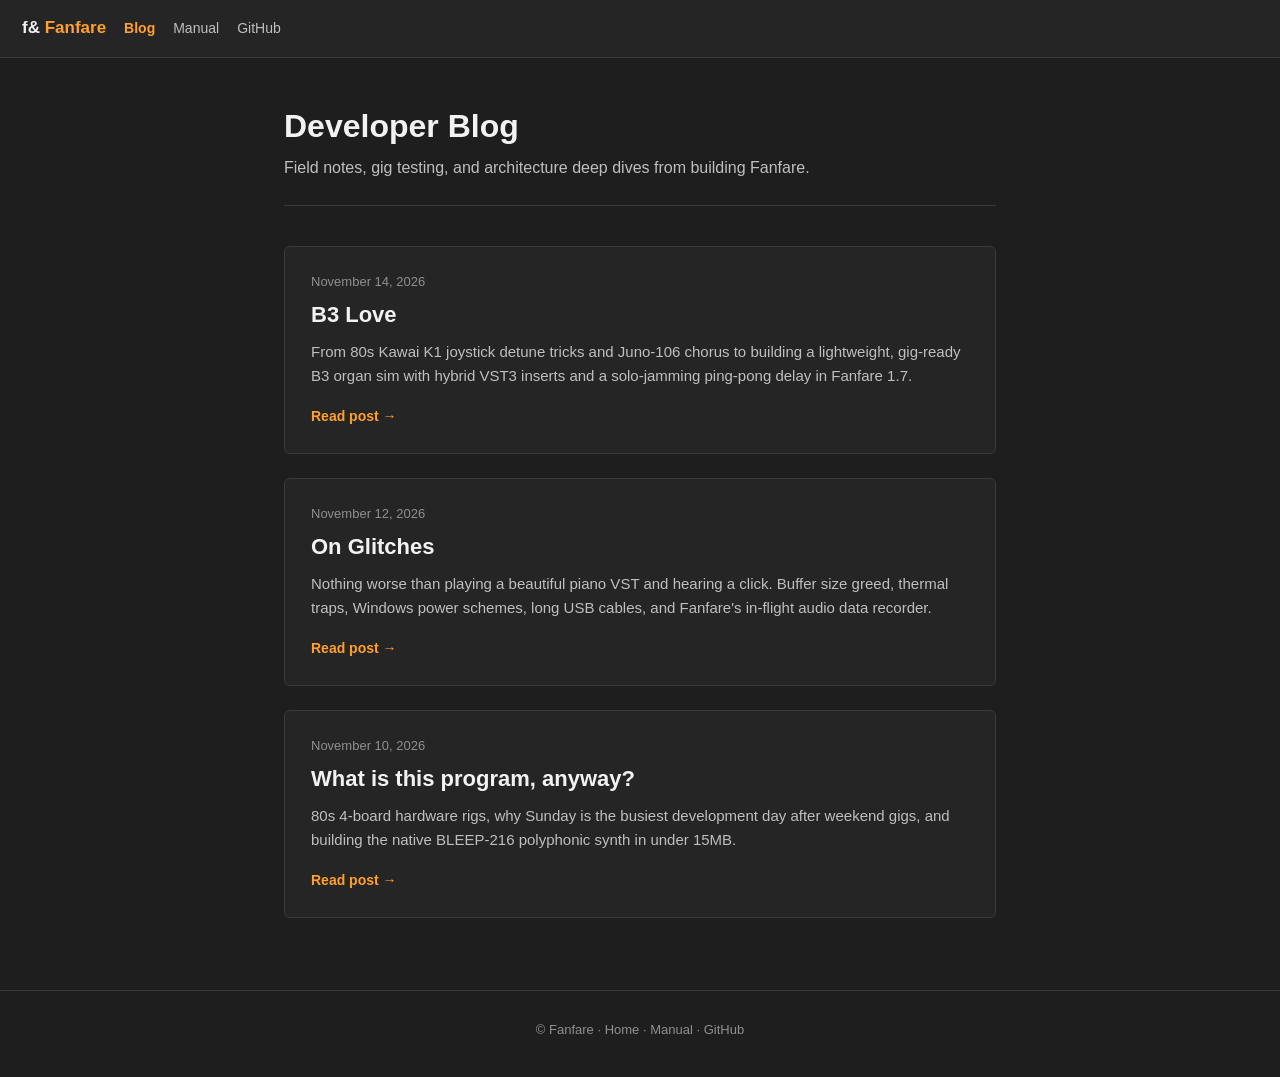
<file: docs/blog/index.html>
<!DOCTYPE HTML>
<html lang="en">
	<head>
		<title>Fanfare Developer Blog</title>
		<meta charset="utf-8" />
		<meta name="viewport" content="width=device-width, initial-scale=1" />
		<meta name="description" content="Engineering logs, design thoughts, and gig-tested notes behind the development of Fanfare, the live VST3 host for keyboard players." />
		<link rel="canonical" href="https://openrig-host.github.io/fanfare/blog/" />
		<link rel="icon" type="image/png" href="../Fanfare_Icon.png" />
		<meta property="og:site_name" content="Fanfare Dev Blog" />
		<meta property="og:type" content="website" />
		<meta property="og:title" content="Fanfare Developer Blog" />
		<meta property="og:description" content="Engineering logs, design thoughts, and gig-tested notes behind the development of Fanfare." />
		<meta property="og:image" content="https://openrig-host.github.io/fanfare/fanfare_v1_4_console.jpg" />
		<meta name="twitter:card" content="summary_large_image" />
		<style>
			:root {
				--bg: #1e1e1e;
				--panel: #252525;
				--raised: #2f2f2f;
				--border: #3a3a3a;
				--border-strong: #4b4b4b;
				--text: #f2f2f2;
				--body: #dedede;
				--dim: #bfbfbf;
				--faint: #8f8f8f;
				--accent: #ffa02f;
				--accent-hover: #ffb964;
			}
			* { box-sizing: border-box; margin: 0; padding: 0; }
			html { scroll-behavior: smooth; }
			body {
				background-color: var(--bg) !important;
				color: var(--body);
				font-family: Roboto, -apple-system, BlinkMacSystemFont, "Segoe UI", Arial, sans-serif;
				font-size: 16px;
				line-height: 1.7;
			}
			.topbar {
				display: flex; align-items: center; gap: 18px;
				padding: 14px 22px;
				background: var(--panel);
				border-bottom: 1px solid var(--border);
			}
			.topbar .brand {
				color: var(--text); font-weight: 700; font-size: 17px;
				text-decoration: none;
			}
			.topbar .brand span { color: var(--accent); }
			.topbar a.nav { color: var(--dim); text-decoration: none; font-size: 14px; }
			.topbar a.nav:hover { color: var(--accent); }
			.topbar a.nav.active { color: var(--accent); font-weight: 600; }

			main {
				max-width: 760px;
				margin: 0 auto;
				padding: 48px 24px 72px;
			}
			.header-intro {
				margin-bottom: 40px;
				padding-bottom: 24px;
				border-bottom: 1px solid var(--border);
			}
			h1 {
				color: var(--text);
				font-size: 32px;
				line-height: 1.25;
				margin-bottom: 8px;
			}
			.subtitle {
				color: var(--dim);
				font-size: 16px;
			}

			.post-list {
				display: flex;
				flex-direction: column;
				gap: 24px;
			}
			.post-card {
				background: var(--panel);
				border: 1px solid var(--border);
				border-radius: 6px;
				padding: 24px 26px;
				transition: border-color 0.15s ease, background 0.15s ease;
				text-decoration: none;
				display: block;
			}
			.post-card:hover {
				border-color: var(--accent);
				background: var(--raised);
			}
			.post-date {
				color: var(--faint);
				font-size: 13px;
				margin-bottom: 8px;
			}
			.post-title {
				color: var(--text);
				font-size: 22px;
				font-weight: 700;
				margin-bottom: 10px;
				line-height: 1.3;
			}
			.post-card:hover .post-title {
				color: var(--accent);
			}
			.post-snippet {
				color: var(--dim);
				font-size: 15px;
				line-height: 1.6;
				margin-bottom: 14px;
			}
			.read-more {
				color: var(--accent);
				font-size: 14px;
				font-weight: 600;
				display: inline-flex;
				align-items: center;
				gap: 4px;
			}

			footer {
				text-align: center;
				color: var(--faint);
				font-size: 13px;
				padding: 28px 0 36px;
				border-top: 1px solid var(--border);
			}
			footer a {
				color: var(--faint);
				text-decoration: none;
			}
			footer a:hover {
				color: var(--accent);
			}
		</style>
	</head>
	<body>
		<div class="topbar">
			<a class="brand" href="../index.html">f&amp; <span>Fanfare</span></a>
			<a class="nav active" href="index.html">Blog</a>
			<a class="nav" href="../manual.html">Manual</a>
			<a class="nav" href="https://github.com/openrig-host/fanfare" target="_blank" rel="noopener">GitHub</a>
		</div>

		<main>
			<section class="header-intro">
				<h1>Developer Blog</h1>
				<p class="subtitle">Field notes, gig testing, and architecture deep dives from building Fanfare.</p>
			</section>

			<section class="post-list">
				<a href="2026-11-14-b3-love.html" class="post-card">
					<div class="post-date">November 14, 2026</div>
					<h2 class="post-title">B3 Love</h2>
					<p class="post-snippet">
						From 80s Kawai K1 joystick detune tricks and Juno-106 chorus to building a lightweight, gig-ready B3 organ sim with hybrid VST3 inserts and a solo-jamming ping-pong delay in Fanfare 1.7.
					</p>
					<span class="read-more">Read post &rarr;</span>
				</a>
				<a href="2026-11-12-on-glitches.html" class="post-card">
					<div class="post-date">November 12, 2026</div>
					<h2 class="post-title">On Glitches</h2>
					<p class="post-snippet">
						Nothing worse than playing a beautiful piano VST and hearing a click. Buffer size greed, thermal traps, Windows power schemes, long USB cables, and Fanfare's in-flight audio data recorder.
					</p>
					<span class="read-more">Read post &rarr;</span>
				</a>
				<a href="2026-11-10-what-is-this-program-anyway.html" class="post-card">
					<div class="post-date">November 10, 2026</div>
					<h2 class="post-title">What is this program, anyway?</h2>
					<p class="post-snippet">
						80s 4-board hardware rigs, why Sunday is the busiest development day after weekend gigs, and building the native BLEEP-216 polyphonic synth in under 15MB.
					</p>
					<span class="read-more">Read post &rarr;</span>
				</a>
			</section>
		</main>

		<footer>
			<p>&copy; Fanfare &middot; <a href="../index.html">Home</a> &middot; <a href="../manual.html">Manual</a> &middot; <a href="https://github.com/openrig-host/fanfare" target="_blank" rel="noopener">GitHub</a></p>
		</footer>
	</body>
</html>
</file>
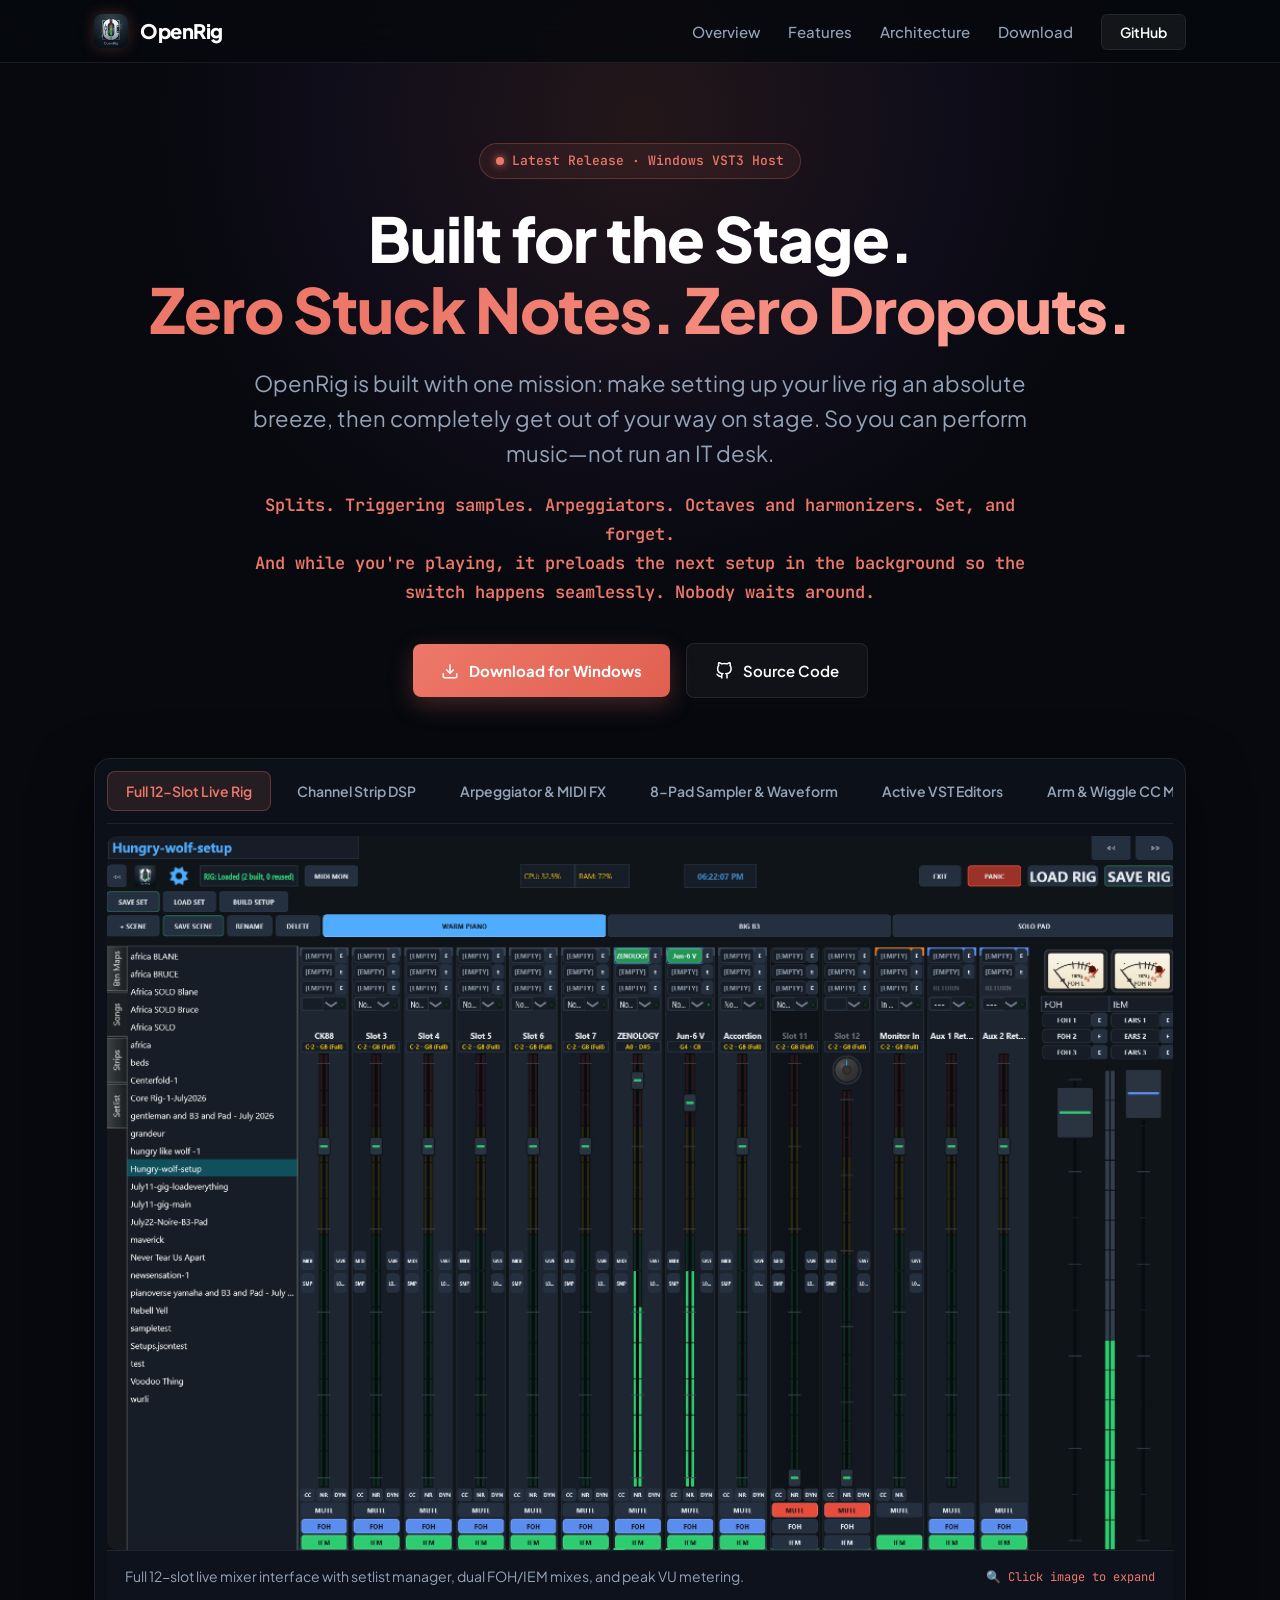
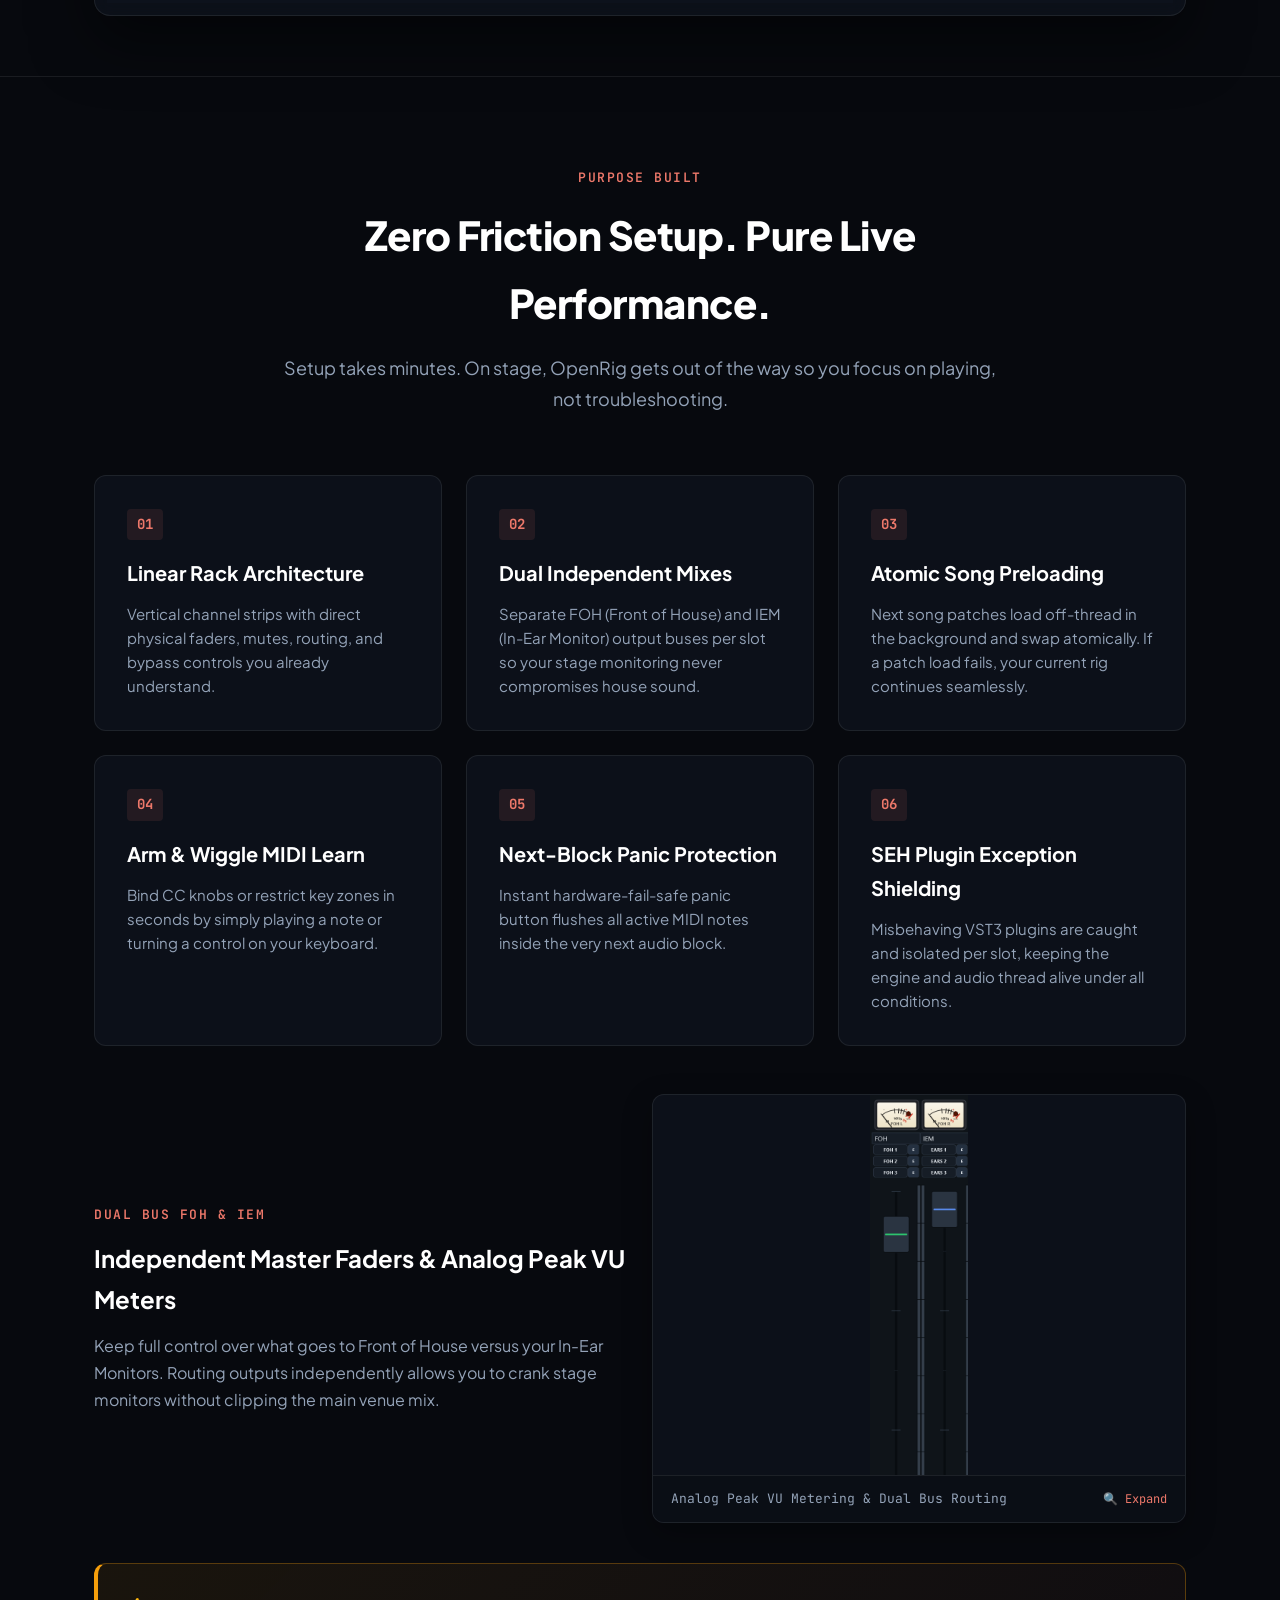
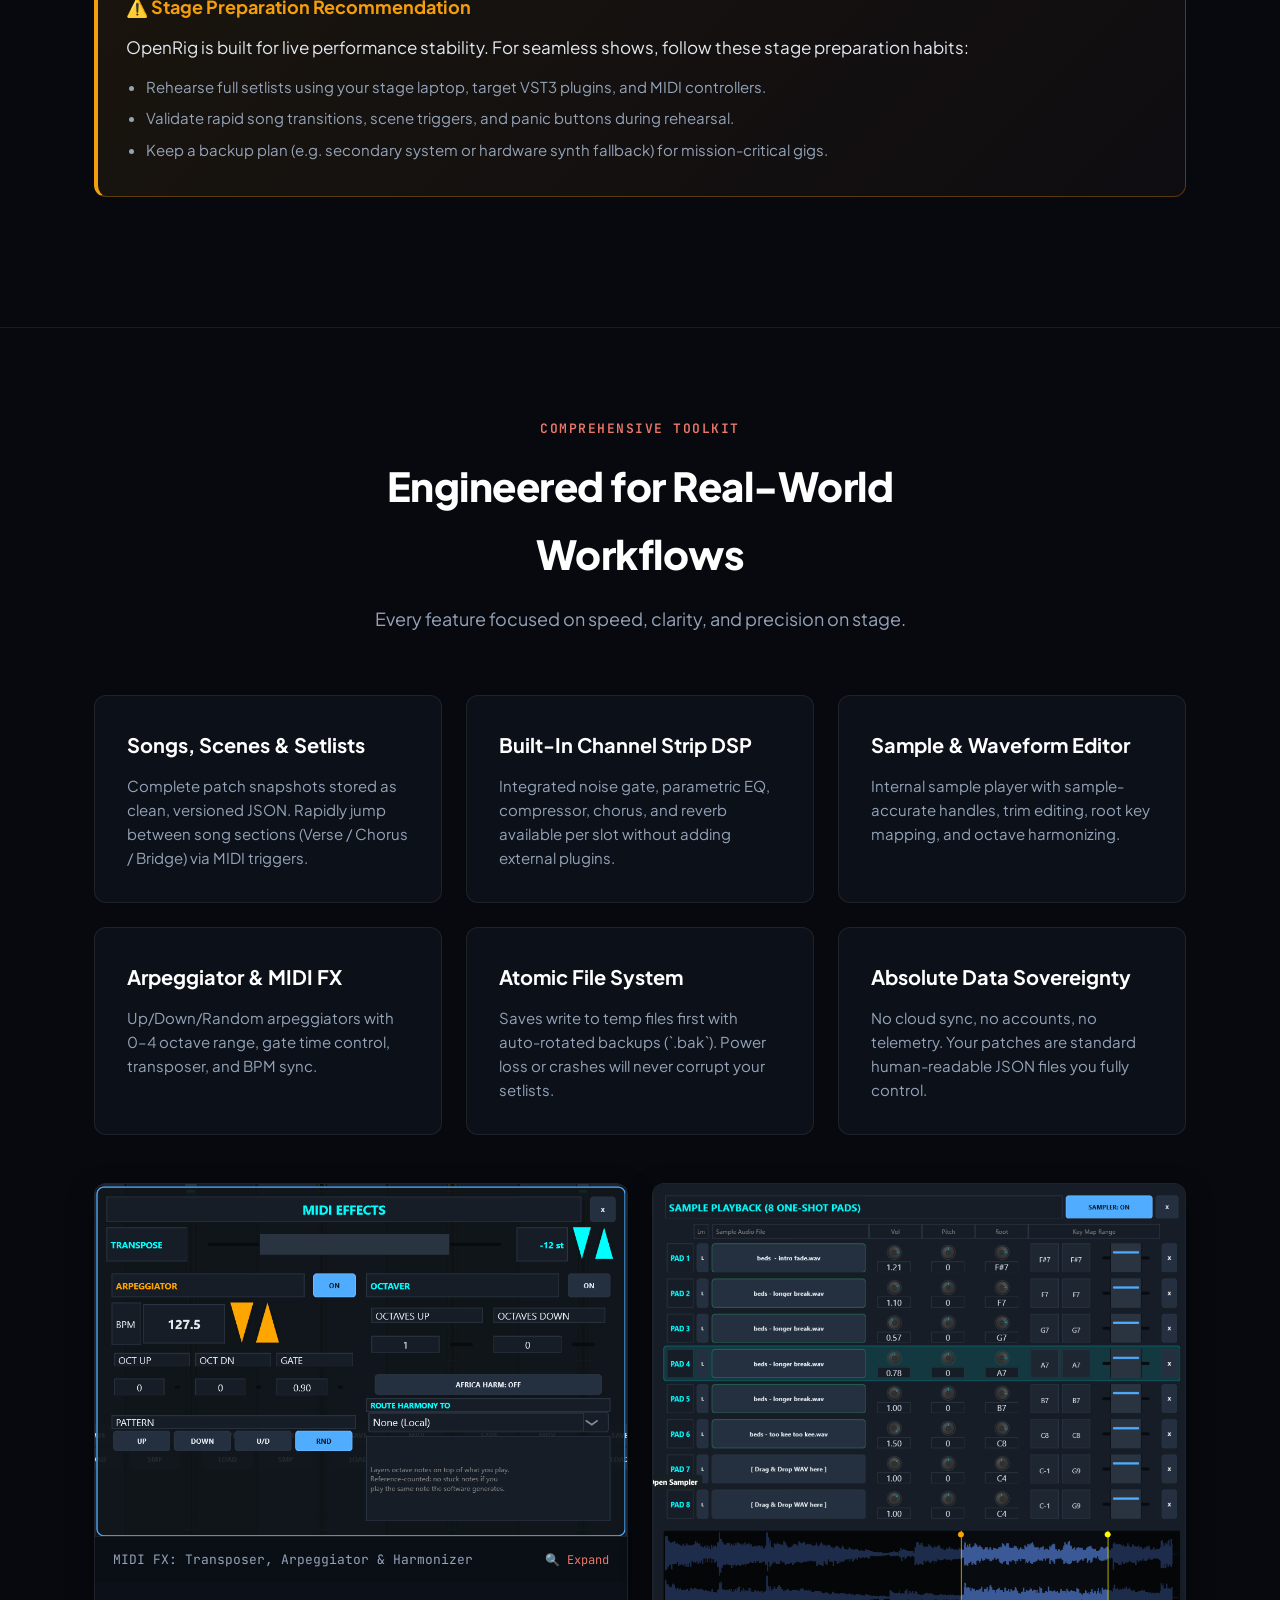
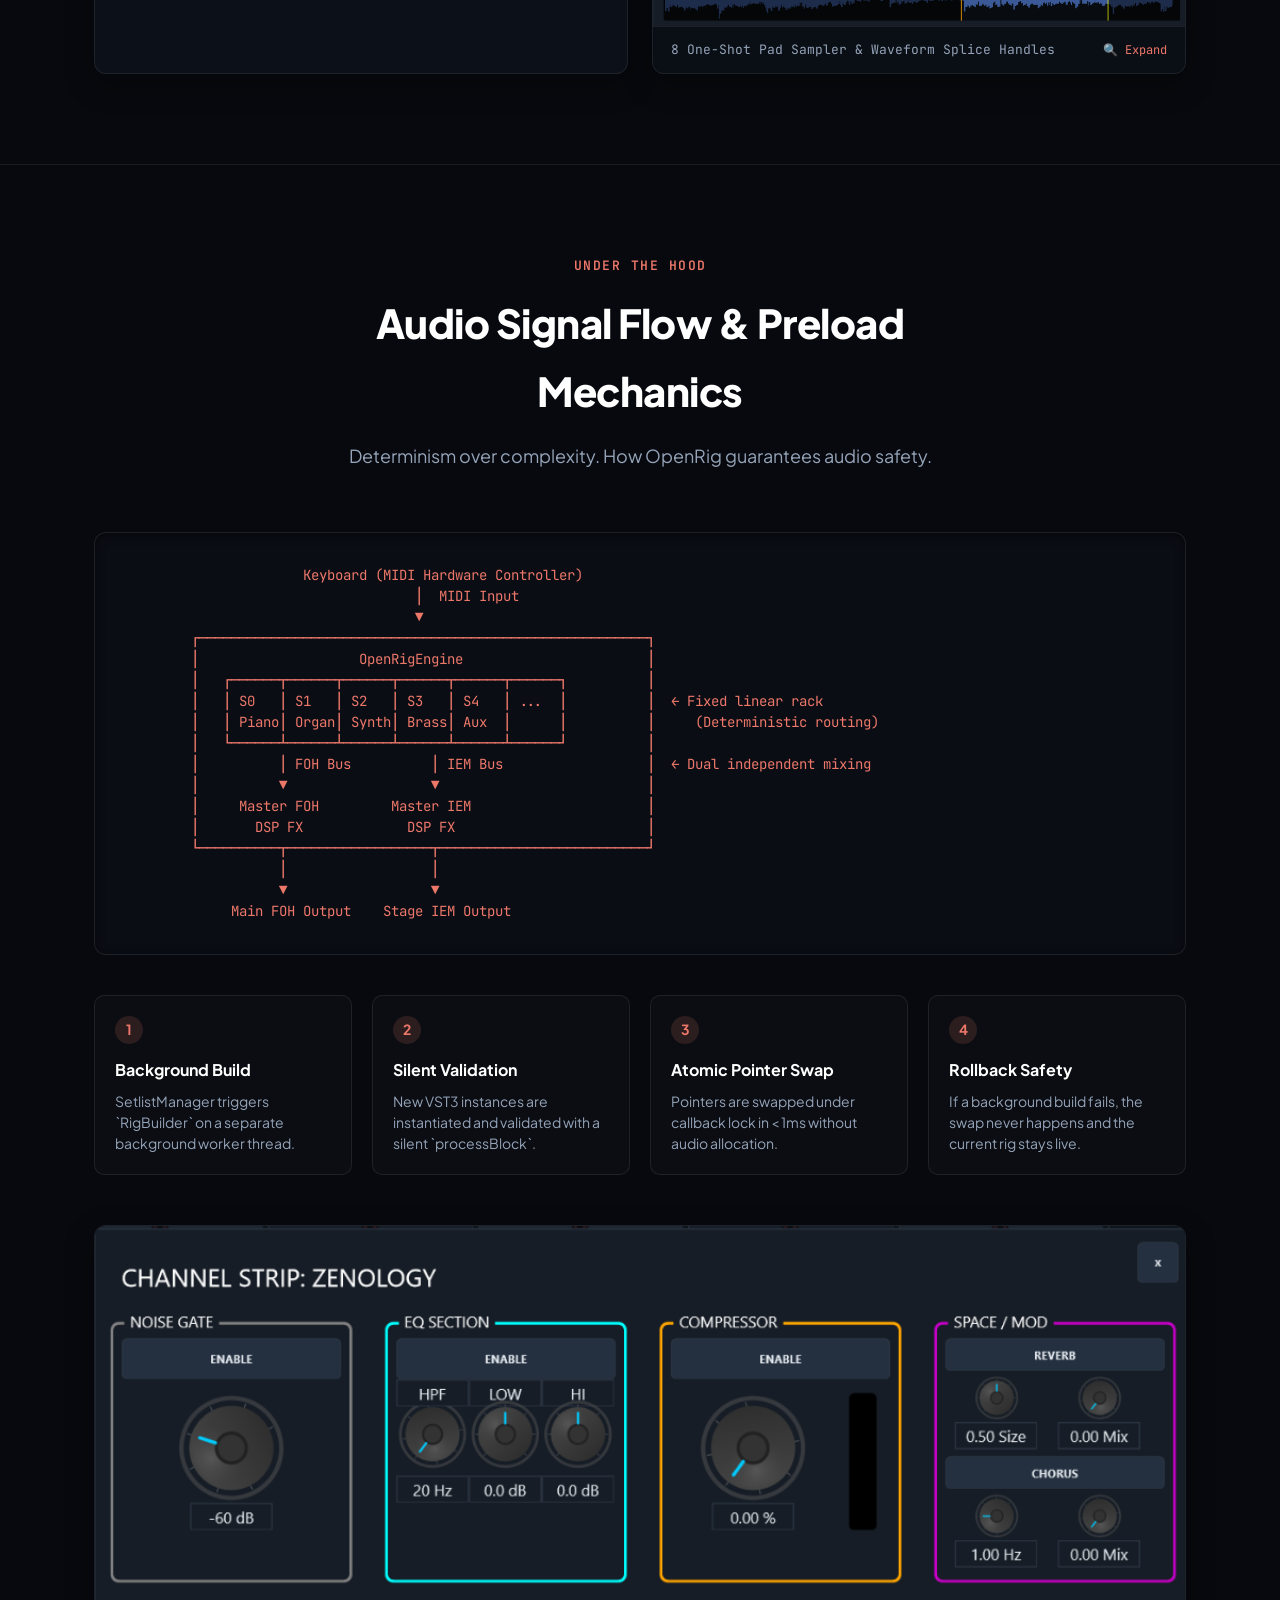
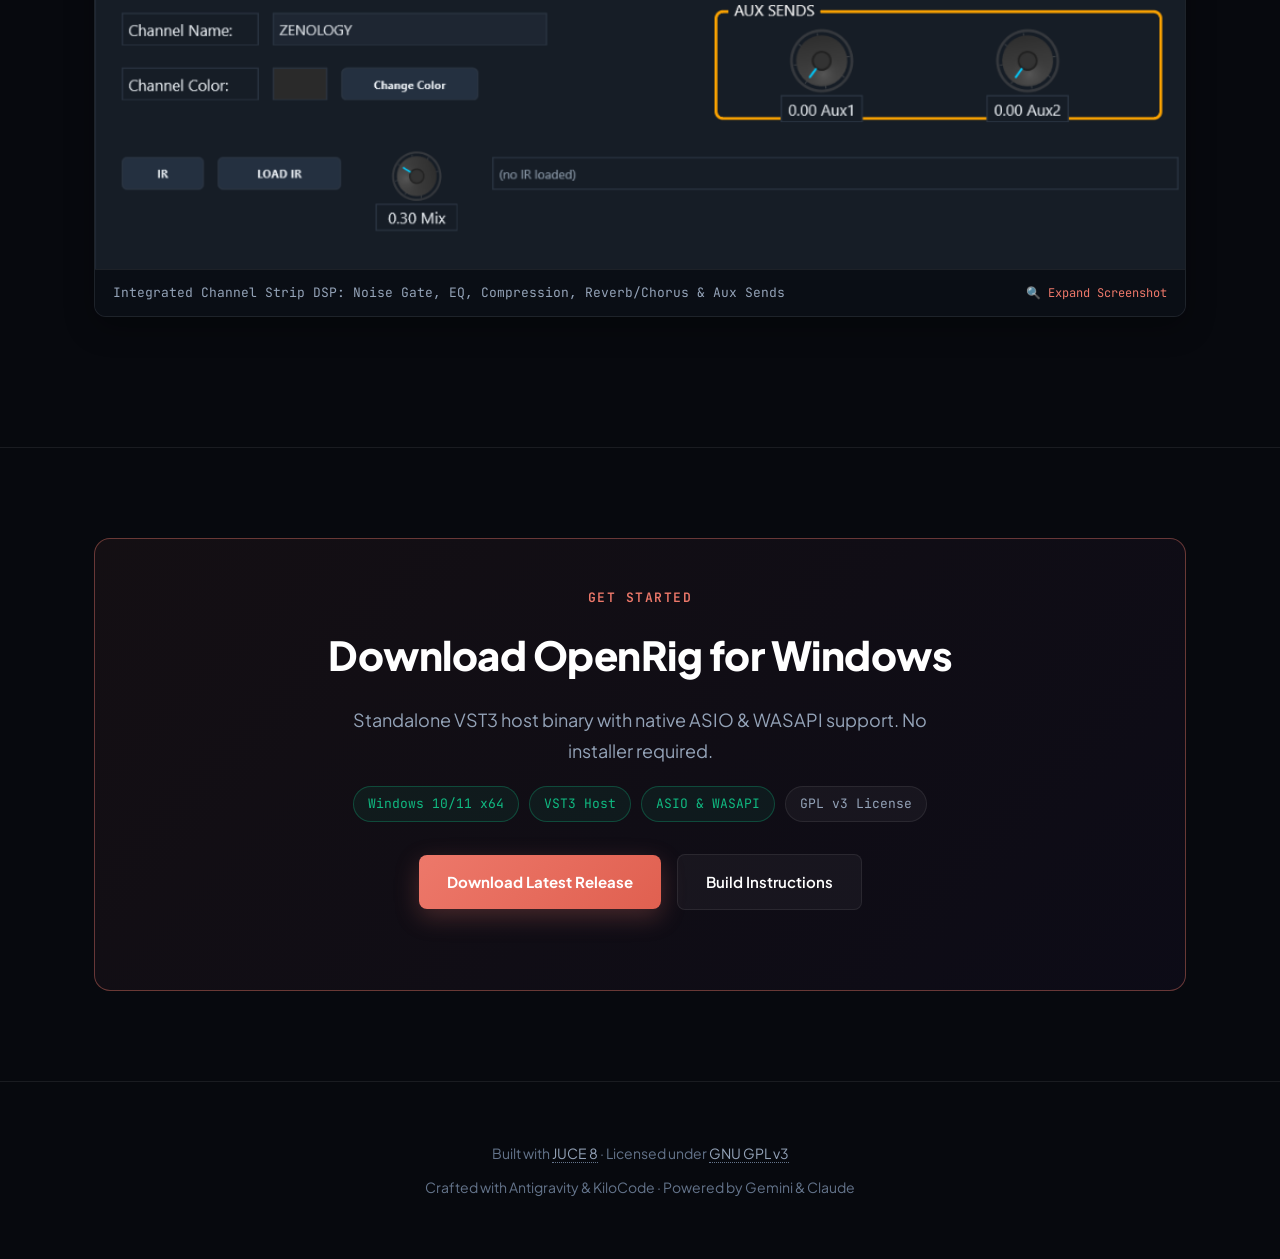
<file: Jul26version/openrig-1.0.0/docs/index.html>
<!DOCTYPE html>
<html lang="en">
<head>
<meta charset="UTF-8" />
<meta name="viewport" content="width=device-width, initial-scale=1.0" />
<title>OpenRig — Sovereign Live VST3 Performance Engine</title>
<meta name="description" content="A rack-based VST3 host built for live keyboardists. Atomic song switching, dual-bus mixing, MIDI learn, setlist preloading, and instant panic recovery." />
<style>
  @import url("https://fonts.googleapis.com/css2?family=Plus+Jakarta+Sans:wght@400;500;600;700;800&family=JetBrains+Mono:wght@400;500;600&display=swap");

  :root {
    --bg-dark: #07090e;
    --bg-card: rgba(15, 20, 30, 0.7);
    --bg-card-hover: rgba(22, 30, 46, 0.85);
    --bg-nav: rgba(7, 9, 14, 0.85);
    --border-subtle: rgba(255, 255, 255, 0.08);
    --border-accent: rgba(237, 120, 106, 0.4);
    
    --text-main: #e2e8f0;
    --text-heading: #ffffff;
    --text-muted: #94a3b8;
    --text-faint: #64748b;
    
    --coral: #ed786a;
    --coral-glow: rgba(237, 120, 106, 0.25);
    --purple-accent: #a855f7;
    --emerald-good: #10b981;
    --amber-warn: #f59e0b;
    
    --font-sans: 'Plus Jakarta Sans', -apple-system, BlinkMacSystemFont, sans-serif;
    --font-mono: 'JetBrains Mono', monospace;
  }

  * {
    box-sizing: border-box;
    margin: 0;
    padding: 0;
  }

  html {
    scroll-behavior: smooth;
  }

  body {
    background-color: var(--bg-dark);
    color: var(--text-main);
    font-family: var(--font-sans);
    line-height: 1.7;
    font-size: 17px;
    -webkit-font-smoothing: antialiased;
    overflow-x: hidden;
  }

  /* Radial ambient glow behind header */
  .glow-bg {
    position: absolute;
    top: 0;
    left: 50%;
    transform: translateX(-50%);
    width: 1000px;
    height: 600px;
    background: radial-gradient(circle at 50% 20%, rgba(237, 120, 106, 0.12) 0%, rgba(168, 85, 247, 0.05) 45%, transparent 70%);
    pointer-events: none;
    z-index: 0;
  }

  .container {
    max-width: 1140px;
    margin: 0 auto;
    padding: 0 24px;
    position: relative;
    z-index: 1;
  }

  /* Top Navigation */
  header.navbar {
    position: sticky;
    top: 0;
    z-index: 100;
    background: var(--bg-nav);
    backdrop-filter: blur(16px);
    -webkit-backdrop-filter: blur(16px);
    border-bottom: 1px solid var(--border-subtle);
    padding: 14px 0;
  }

  .nav-inner {
    display: flex;
    align-items: center;
    justify-content: space-between;
  }

  .brand {
    display: flex;
    align-items: center;
    gap: 12px;
    text-decoration: none;
  }

  .brand-logo {
    width: 34px;
    height: 34px;
    border-radius: 8px;
    object-fit: cover;
    box-shadow: 0 0 15px var(--coral-glow);
  }

  .brand-name {
    font-weight: 800;
    font-size: 20px;
    color: var(--text-heading);
    letter-spacing: -0.5px;
  }

  .nav-links {
    display: flex;
    align-items: center;
    gap: 28px;
    list-style: none;
  }

  .nav-links a {
    color: var(--text-muted);
    text-decoration: none;
    font-size: 15px;
    font-weight: 500;
    transition: color 0.2s ease;
  }

  .nav-links a:hover {
    color: var(--coral);
  }

  .nav-links .btn-nav {
    padding: 8px 18px;
    background: rgba(255, 255, 255, 0.05);
    border: 1px solid var(--border-subtle);
    border-radius: 6px;
    color: var(--text-heading);
    font-size: 14px;
    font-weight: 600;
    transition: all 0.2s ease;
  }

  .nav-links .btn-nav:hover {
    border-color: var(--coral);
    background: rgba(237, 120, 106, 0.1);
  }

  /* Hero Section */
  .hero {
    padding: 80px 0 60px;
    text-align: center;
  }

  .badge {
    display: inline-flex;
    align-items: center;
    gap: 8px;
    padding: 6px 16px;
    background: rgba(237, 120, 106, 0.08);
    border: 1px solid rgba(237, 120, 106, 0.25);
    border-radius: 999px;
    font-family: var(--font-mono);
    font-size: 13px;
    color: var(--coral);
    margin-bottom: 24px;
    font-weight: 500;
  }

  .badge-pulse {
    width: 8px;
    height: 8px;
    background: var(--coral);
    border-radius: 50%;
    box-shadow: 0 0 8px var(--coral);
  }

  h1 {
    font-weight: 800;
    font-size: clamp(38px, 5.5vw, 62px);
    line-height: 1.15;
    color: var(--text-heading);
    letter-spacing: -1px;
    margin-bottom: 20px;
  }

  h1 .highlight {
    background: linear-gradient(135deg, var(--coral) 30%, #ffa599 100%);
    -webkit-background-clip: text;
    -webkit-text-fill-color: transparent;
  }

  .hero-tagline {
    font-size: clamp(18px, 2vw, 22px);
    color: var(--text-muted);
    max-width: 780px;
    margin: 0 auto 36px;
    line-height: 1.6;
    font-weight: 400;
  }

  .cta-group {
    display: flex;
    align-items: center;
    justify-content: center;
    gap: 16px;
    flex-wrap: wrap;
    margin-bottom: 60px;
  }

  .btn-primary {
    display: inline-flex;
    align-items: center;
    gap: 10px;
    padding: 14px 28px;
    background: linear-gradient(135deg, var(--coral), #e06050);
    color: #ffffff;
    font-weight: 700;
    font-size: 15px;
    border-radius: 8px;
    text-decoration: none;
    box-shadow: 0 8px 24px var(--coral-glow);
    transition: all 0.25s ease;
  }

  .btn-primary:hover {
    transform: translateY(-2px);
    box-shadow: 0 12px 30px rgba(237, 120, 106, 0.4);
  }

  .btn-secondary {
    display: inline-flex;
    align-items: center;
    gap: 10px;
    padding: 14px 28px;
    background: rgba(255, 255, 255, 0.04);
    border: 1px solid var(--border-subtle);
    color: var(--text-heading);
    font-weight: 600;
    font-size: 15px;
    border-radius: 8px;
    text-decoration: none;
    transition: all 0.25s ease;
  }

  .btn-secondary:hover {
    background: rgba(255, 255, 255, 0.08);
    border-color: var(--border-accent);
    transform: translateY(-2px);
  }

  /* Interactive Screenshot Tab Switcher */
  .showcase-wrapper {
    background: var(--bg-card);
    border: 1px solid var(--border-subtle);
    border-radius: 16px;
    padding: 12px;
    box-shadow: 0 24px 60px rgba(0, 0, 0, 0.5);
    backdrop-filter: blur(8px);
  }

  .showcase-tabs {
    display: flex;
    gap: 8px;
    overflow-x: auto;
    padding-bottom: 12px;
    border-bottom: 1px solid var(--border-subtle);
    margin-bottom: 12px;
  }

  .tab-btn {
    background: transparent;
    border: none;
    color: var(--text-muted);
    padding: 10px 18px;
    border-radius: 8px;
    font-family: var(--font-sans);
    font-size: 14px;
    font-weight: 600;
    cursor: pointer;
    white-space: nowrap;
    transition: all 0.2s ease;
  }

  .tab-btn:hover {
    color: var(--text-heading);
    background: rgba(255, 255, 255, 0.04);
  }

  .tab-btn.active {
    background: rgba(237, 120, 106, 0.12);
    color: var(--coral);
    border: 1px solid rgba(237, 120, 106, 0.3);
  }

  .showcase-viewport {
    position: relative;
    border-radius: 10px;
    overflow: hidden;
    background: #000;
    min-height: 300px;
  }

  .showcase-img {
    width: 100%;
    height: auto;
    display: none;
    cursor: zoom-in;
    transition: opacity 0.3s ease;
  }

  .showcase-img.active {
    display: block;
  }

  .showcase-caption {
    padding: 14px 18px;
    background: #0d121c;
    border-top: 1px solid var(--border-subtle);
    display: flex;
    align-items: center;
    justify-content: space-between;
    font-size: 14px;
    color: var(--text-muted);
  }

  .zoom-hint {
    font-size: 12px;
    font-family: var(--font-mono);
    color: var(--coral);
    display: flex;
    align-items: center;
    gap: 6px;
  }

  /* Image Feature Blocks */
  .feature-media-block {
    margin: 40px 0;
    background: var(--bg-card);
    border: 1px solid var(--border-subtle);
    border-radius: 12px;
    overflow: hidden;
    box-shadow: 0 10px 30px rgba(0, 0, 0, 0.3);
  }

  .feature-media-block img {
    width: 100%;
    height: auto;
    display: block;
    cursor: zoom-in;
    transition: opacity 0.2s ease;
  }

  .feature-media-block img:hover {
    opacity: 0.92;
  }

  .feature-media-label {
    padding: 12px 18px;
    background: rgba(10, 14, 22, 0.9);
    border-top: 1px solid var(--border-subtle);
    font-family: var(--font-mono);
    font-size: 13px;
    color: var(--text-muted);
    display: flex;
    align-items: center;
    justify-content: space-between;
  }

  /* Key Feature Cards Grid */
  section {
    padding: 90px 0;
    border-bottom: 1px solid var(--border-subtle);
  }

  .section-header {
    text-align: center;
    max-width: 720px;
    margin: 0 auto 60px;
  }

  .section-tag {
    font-family: var(--font-mono);
    color: var(--coral);
    font-size: 13px;
    text-transform: uppercase;
    letter-spacing: 1.5px;
    font-weight: 600;
    margin-bottom: 12px;
    display: block;
  }

  h2 {
    font-size: clamp(28px, 3.5vw, 40px);
    font-weight: 800;
    color: var(--text-heading);
    letter-spacing: -0.5px;
    margin-bottom: 16px;
  }

  .section-sub {
    font-size: 18px;
    color: var(--text-muted);
  }

  .grid-3 {
    display: grid;
    grid-template-columns: repeat(auto-fit, minmax(320px, 1fr));
    gap: 24px;
  }

  .card {
    background: var(--bg-card);
    border: 1px solid var(--border-subtle);
    border-radius: 12px;
    padding: 32px;
    transition: all 0.25s cubic-bezier(0.4, 0, 0.2, 1);
  }

  .card:hover {
    background: var(--bg-card-hover);
    border-color: rgba(237, 120, 106, 0.35);
    transform: translateY(-4px);
    box-shadow: 0 12px 30px rgba(0, 0, 0, 0.3);
  }

  .card-num {
    font-family: var(--font-mono);
    color: var(--coral);
    font-weight: 700;
    font-size: 14px;
    margin-bottom: 16px;
    display: inline-block;
    padding: 4px 10px;
    background: rgba(237, 120, 106, 0.1);
    border-radius: 4px;
  }

  .card h3 {
    font-size: 20px;
    font-weight: 700;
    color: var(--text-heading);
    margin-bottom: 12px;
  }

  .card p {
    font-size: 15px;
    color: var(--text-muted);
    line-height: 1.6;
  }

  /* Architecture & Flow Diagram */
  .diagram-container {
    background: #0a0d14;
    border: 1px solid var(--border-subtle);
    border-radius: 12px;
    padding: 32px;
    overflow-x: auto;
    box-shadow: inset 0 2px 10px rgba(0, 0, 0, 0.5);
  }

  .diagram-container pre {
    font-family: var(--font-mono);
    color: var(--coral);
    font-size: 14px;
    line-height: 1.5;
  }

  /* Workflow Steps */
  .switch-steps {
    display: grid;
    grid-template-columns: repeat(auto-fit, minmax(200px, 1fr));
    gap: 20px;
    margin-top: 40px;
  }

  .step-box {
    background: rgba(255, 255, 255, 0.02);
    border: 1px solid var(--border-subtle);
    border-radius: 10px;
    padding: 20px;
  }

  .step-num {
    width: 28px;
    height: 28px;
    background: rgba(237, 120, 106, 0.15);
    color: var(--coral);
    border-radius: 50%;
    display: flex;
    align-items: center;
    justify-content: center;
    font-weight: 700;
    font-size: 14px;
    margin-bottom: 12px;
  }

  .step-title {
    font-weight: 700;
    color: var(--text-heading);
    font-size: 16px;
    margin-bottom: 8px;
  }

  .step-desc {
    font-size: 14px;
    color: var(--text-muted);
    line-height: 1.5;
  }

  /* Stage Notice Callout */
  .callout-stage {
    background: linear-gradient(135deg, rgba(245, 158, 11, 0.08) 0%, rgba(237, 120, 106, 0.04) 100%);
    border: 1px solid rgba(245, 158, 11, 0.3);
    border-left: 4px solid var(--amber-warn);
    border-radius: 12px;
    padding: 28px;
    margin: 40px 0;
  }

  .callout-stage h3 {
    color: var(--amber-warn);
    font-size: 18px;
    margin-bottom: 10px;
    display: flex;
    align-items: center;
    gap: 10px;
  }

  .callout-stage ul {
    margin-top: 12px;
    padding-left: 20px;
    color: var(--text-muted);
    font-size: 15px;
  }

  .callout-stage li {
    margin-bottom: 6px;
  }

  /* Download Box & Code Snippet */
  .download-card {
    background: linear-gradient(135deg, rgba(237, 120, 106, 0.06), rgba(168, 85, 247, 0.04));
    border: 1px solid var(--border-accent);
    border-radius: 16px;
    padding: 48px;
    text-align: center;
  }

  .pills {
    display: flex;
    justify-content: center;
    gap: 10px;
    flex-wrap: wrap;
    margin: 20px 0 32px;
  }

  .pill {
    padding: 6px 14px;
    border-radius: 999px;
    font-family: var(--font-mono);
    font-size: 13px;
    background: rgba(255, 255, 255, 0.04);
    border: 1px solid var(--border-subtle);
    color: var(--text-muted);
  }

  .pill.ok {
    color: var(--emerald-good);
    border-color: rgba(16, 185, 129, 0.3);
    background: rgba(16, 185, 129, 0.08);
  }

  .path-box {
    background: #090c12;
    border: 1px solid var(--border-subtle);
    border-radius: 8px;
    padding: 16px;
    max-width: 600px;
    margin: 32px auto 0;
    text-align: left;
    position: relative;
  }

  .path-box pre {
    font-family: var(--font-mono);
    font-size: 13px;
    color: var(--text-main);
  }

  .copy-btn {
    position: absolute;
    top: 12px;
    right: 12px;
    background: rgba(255, 255, 255, 0.08);
    border: 1px solid var(--border-subtle);
    color: var(--text-muted);
    padding: 4px 10px;
    border-radius: 4px;
    font-size: 12px;
    cursor: pointer;
    transition: all 0.2s ease;
  }

  .copy-btn:hover {
    color: var(--text-heading);
    border-color: var(--coral);
  }

  /* Lightbox */
  .lightbox {
    display: none;
    position: fixed;
    z-index: 1000;
    top: 0; left: 0;
    width: 100%; height: 100%;
    background: rgba(4, 6, 10, 0.95);
    backdrop-filter: blur(16px);
    cursor: zoom-out;
  }

  .lightbox-content {
    margin: auto;
    display: block;
    max-width: 94%;
    max-height: 90vh;
    border: 1px solid var(--border-subtle);
    border-radius: 12px;
    box-shadow: 0 20px 60px rgba(0,0,0,0.8);
    position: absolute;
    top: 50%; left: 50%;
    transform: translate(-50%, -50%);
  }

  .lightbox-close {
    position: absolute;
    top: 24px; right: 32px;
    color: #fff;
    font-size: 36px;
    font-weight: 300;
    cursor: pointer;
    z-index: 1001;
  }

  /* Footer */
  footer {
    padding: 60px 0;
    text-align: center;
    color: var(--text-faint);
    font-size: 14px;
  }

  footer a {
    color: var(--text-muted);
    text-decoration: none;
    border-bottom: 1px dotted var(--text-faint);
  }

  footer a:hover {
    color: var(--coral);
    border-bottom-color: var(--coral);
  }

  @media (max-width: 768px) {
    .nav-links { display: none; }
    h1 { font-size: 34px; }
    .hero-tagline { font-size: 16px; }
    .grid-3 { grid-template-columns: 1fr; }
    .download-card { padding: 24px; }
  }
</style>
</head>
<body>

<div class="glow-bg"></div>

<!-- Sticky Navbar -->
<header class="navbar">
  <div class="container nav-inner">
    <a href="#" class="brand">
      <img src="OpenRig_Icon.png" alt="OpenRig Logo" class="brand-logo" />
      <span class="brand-name">OpenRig</span>
    </a>
    <ul class="nav-links">
      <li><a href="#overview">Overview</a></li>
      <li><a href="#features">Features</a></li>
      <li><a href="#architecture">Architecture</a></li>
      <li><a href="#download">Download</a></li>
      <li><a href="https://github.com/openrig-host/openrig" class="btn-nav" target="_blank" rel="noopener">GitHub</a></li>
    </ul>
  </div>
</header>

<!-- Hero Section -->
<section class="hero">
  <div class="container">
    <a href="https://github.com/openrig-host/openrig/releases/latest" id="latest-release-badge" class="badge" style="text-decoration: none;" target="_blank" rel="noopener">
      <span class="badge-pulse"></span>
      <span id="badge-release-text">Latest Release · Windows VST3 Host</span>
    </a>
    <h1>Built for the Stage.<br/><span class="highlight">Zero Stuck Notes. Zero Dropouts.</span></h1>
    <p class="hero-tagline">
      OpenRig is built with one mission: make setting up your live rig an absolute breeze, then completely get out of your way on stage. So you can perform music—not run an IT desk.
    </p>
    <p style="color: var(--coral); font-size: 17px; font-weight: 600; max-width: 820px; margin: -16px auto 36px; font-family: var(--font-mono);">
      Splits. Triggering samples. Arpeggiators. Octaves and harmonizers. Set, and forget.<br/>
      And while you're playing, it preloads the next setup in the background so the switch happens seamlessly. Nobody waits around.
    </p>

    <div class="cta-group">
      <a href="https://github.com/openrig-host/openrig/releases/latest" class="btn-primary" target="_blank" rel="noopener">
        <svg width="18" height="18" viewBox="0 0 24 24" fill="none" stroke="currentColor" stroke-width="2"><path d="M21 15v4a2 2 0 0 1-2 2H5a2 2 0 0 1-2-2v-4"/><polyline points="7 10 12 15 17 10"/><line x1="12" y1="15" x2="12" y2="3"/></svg>
        Download for Windows
      </a>
      <a href="https://github.com/openrig-host/openrig" class="btn-secondary" target="_blank" rel="noopener">
        <svg width="18" height="18" viewBox="0 0 24 24" fill="none" stroke="currentColor" stroke-width="2"><path d="M9 19c-5 1.5-5-2.5-7-3m14 6v-3.87a3.37 3.37 0 0 0-.94-2.61c3.14-.35 6.44-1.54 6.44-7A5.44 5.44 0 0 0 20 4.77 5.07 5.07 0 0 0 19.91 1S18.73.65 16 2.48a13.38 13.38 0 0 0-7 0C6.27.65 5.09 1 5.09 1A5.07 5.07 0 0 0 5 4.77a5.44 5.44 0 0 0-1.5 3.78c0 5.42 3.3 6.61 6.44 7A3.37 3.37 0 0 0 9 18.13V22"/></svg>
        Source Code
      </a>
    </div>

    <!-- Interactive Showcase Switcher -->
    <div class="showcase-wrapper">
      <div class="showcase-tabs">
        <button class="tab-btn active" onclick="switchTab(0)">Full 12-Slot Live Rig</button>
        <button class="tab-btn" onclick="switchTab(1)">Channel Strip DSP</button>
        <button class="tab-btn" onclick="switchTab(2)">Arpeggiator & MIDI FX</button>
        <button class="tab-btn" onclick="switchTab(3)">8-Pad Sampler & Waveform</button>
        <button class="tab-btn" onclick="switchTab(4)">Active VST Editors</button>
        <button class="tab-btn" onclick="switchTab(5)">Arm & Wiggle CC Manager</button>
      </div>

      <div class="showcase-viewport">
        <img src="full_mixer_v2.png" class="showcase-img active" alt="OpenRig Full 12-Slot Live Mixer Interface" />
        <img src="channel_strip_dsp.png" class="showcase-img" alt="Channel Strip Processing & Convolution Panel" />
        <img src="midi_effects_panel.png" class="showcase-img" alt="Arpeggiator Transpose & Octaver MIDI FX" />
        <img src="sampler_splice_editor.png" class="showcase-img" alt="8-Pad Sampler & Waveform Splice Handle Editor" />
        <img src="active_vst_windows.png" class="showcase-img" alt="OpenRig Active VST Editors" />
        <img src="cc_assignment_manager.png" class="showcase-img" alt="CC Assignment Manager Screen" />
      </div>

      <div class="showcase-caption">
        <span id="tab-caption-text">Full 12-slot live mixer interface with setlist manager, dual FOH/IEM mixes, and peak VU metering.</span>
        <span class="zoom-hint">🔍 Click image to expand</span>
      </div>
    </div>
  </div>
</section>

<!-- Overview -->
<section id="overview">
  <div class="container">
    <div class="section-header">
      <span class="section-tag">Purpose Built</span>
      <h2>Zero Friction Setup. Pure Live Performance.</h2>
      <p class="section-sub">Setup takes minutes. On stage, OpenRig gets out of the way so you focus on playing, not troubleshooting.</p>
    </div>

    <div class="grid-3">
      <div class="card">
        <span class="card-num">01</span>
        <h3>Linear Rack Architecture</h3>
        <p>Vertical channel strips with direct physical faders, mutes, routing, and bypass controls you already understand.</p>
      </div>
      <div class="card">
        <span class="card-num">02</span>
        <h3>Dual Independent Mixes</h3>
        <p>Separate FOH (Front of House) and IEM (In-Ear Monitor) output buses per slot so your stage monitoring never compromises house sound.</p>
      </div>
      <div class="card">
        <span class="card-num">03</span>
        <h3>Atomic Song Preloading</h3>
        <p>Next song patches load off-thread in the background and swap atomically. If a patch load fails, your current rig continues seamlessly.</p>
      </div>
      <div class="card">
        <span class="card-num">04</span>
        <h3>Arm & Wiggle MIDI Learn</h3>
        <p>Bind CC knobs or restrict key zones in seconds by simply playing a note or turning a control on your keyboard.</p>
      </div>
      <div class="card">
        <span class="card-num">05</span>
        <h3>Next-Block Panic Protection</h3>
        <p>Instant hardware-fail-safe panic button flushes all active MIDI notes inside the very next audio block.</p>
      </div>
      <div class="card">
        <span class="card-num">06</span>
        <h3>SEH Plugin Exception Shielding</h3>
        <p>Misbehaving VST3 plugins are caught and isolated per slot, keeping the engine and audio thread alive under all conditions.</p>
      </div>
    </div>

    <!-- Dual Output FOH & IEM VU Metering Showcase -->
    <div style="display: grid; grid-template-columns: repeat(auto-fit, minmax(320px, 1fr)); gap: 24px; margin-top: 48px; align-items: center;">
      <div>
        <span class="section-tag">Dual Bus FOH & IEM</span>
        <h3 style="font-size: 24px; font-weight: 700; color: #fff; margin-bottom: 12px;">Independent Master Faders & Analog Peak VU Meters</h3>
        <p style="color: var(--text-muted); font-size: 16px;">
          Keep full control over what goes to Front of House versus your In-Ear Monitors. Routing outputs independently allows you to crank stage monitors without clipping the main venue mix.
        </p>
      </div>
      <div class="feature-media-block" style="margin: 0; text-align: center;">
        <img src="vu_meters_detail.png" alt="Analog VU Meters & FOH IEM Dual Bus Faders" onclick="openImageModal(this.src)" style="max-height: 380px; object-fit: contain; margin: 0 auto;" />
        <div class="feature-media-label">
          <span>Analog Peak VU Metering & Dual Bus Routing</span>
          <span class="zoom-hint">🔍 Expand</span>
        </div>
      </div>
    </div>

    <!-- Stage Prep Banner -->
    <div class="callout-stage">
      <h3>⚠️ Stage Preparation Recommendation</h3>
      <p>OpenRig is built for live performance stability. For seamless shows, follow these stage preparation habits:</p>
      <ul>
        <li>Rehearse full setlists using your stage laptop, target VST3 plugins, and MIDI controllers.</li>
        <li>Validate rapid song transitions, scene triggers, and panic buttons during rehearsal.</li>
        <li>Keep a backup plan (e.g. secondary system or hardware synth fallback) for mission-critical gigs.</li>
      </ul>
    </div>
  </div>
</section>

<!-- Features Grid -->
<section id="features">
  <div class="container">
    <div class="section-header">
      <span class="section-tag">Comprehensive Toolkit</span>
      <h2>Engineered for Real-World Workflows</h2>
      <p class="section-sub">Every feature focused on speed, clarity, and precision on stage.</p>
    </div>

    <div class="grid-3">
      <div class="card">
        <h3>Songs, Scenes & Setlists</h3>
        <p>Complete patch snapshots stored as clean, versioned JSON. Rapidly jump between song sections (Verse / Chorus / Bridge) via MIDI triggers.</p>
      </div>
      <div class="card">
        <h3>Built-In Channel Strip DSP</h3>
        <p>Integrated noise gate, parametric EQ, compressor, chorus, and reverb available per slot without adding external plugins.</p>
      </div>
      <div class="card">
        <h3>Sample & Waveform Editor</h3>
        <p>Internal sample player with sample-accurate handles, trim editing, root key mapping, and octave harmonizing.</p>
      </div>
      <div class="card">
        <h3>Arpeggiator & MIDI FX</h3>
        <p>Up/Down/Random arpeggiators with 0–4 octave range, gate time control, transposer, and BPM sync.</p>
      </div>
      <div class="card">
        <h3>Atomic File System</h3>
        <p>Saves write to temp files first with auto-rotated backups (`.bak`). Power loss or crashes will never corrupt your setlists.</p>
      </div>
      <div class="card">
        <h3>Absolute Data Sovereignty</h3>
        <p>No cloud sync, no accounts, no telemetry. Your patches are standard human-readable JSON files you fully control.</p>
      </div>
    </div>

    <!-- Dual Feature Media Showcase -->
    <div style="display: grid; grid-template-columns: repeat(auto-fit, minmax(450px, 1fr)); gap: 24px; margin-top: 48px;">
      <div class="feature-media-block" style="margin: 0;">
        <img src="midi_effects_panel.png" alt="Arpeggiator Transpose & Octaver MIDI FX" onclick="openImageModal(this.src)" />
        <div class="feature-media-label">
          <span>MIDI FX: Transposer, Arpeggiator & Harmonizer</span>
          <span class="zoom-hint">🔍 Expand</span>
        </div>
      </div>
      <div class="feature-media-block" style="margin: 0;">
        <img src="sampler_splice_editor.png" alt="8-Pad Sampler & Waveform Splice Handle Editor" onclick="openImageModal(this.src)" />
        <div class="feature-media-label">
          <span>8 One-Shot Pad Sampler & Waveform Splice Handles</span>
          <span class="zoom-hint">🔍 Expand</span>
        </div>
      </div>
    </div>
  </div>
</section>

<!-- Architecture -->
<section id="architecture">
  <div class="container">
    <div class="section-header">
      <span class="section-tag">Under The Hood</span>
      <h2>Audio Signal Flow & Preload Mechanics</h2>
      <p class="section-sub">Determinism over complexity. How OpenRig guarantees audio safety.</p>
    </div>

    <div class="diagram-container">
<pre>
                      Keyboard (MIDI Hardware Controller)
                                    │  MIDI Input
                                    ▼
        ┌────────────────────────────────────────────────────────┐
        │                    OpenRigEngine                       │
        │   ┌──────┬──────┬──────┬──────┬──────┬──────┐          │
        │   │ S0   │ S1   │ S2   │ S3   │ S4   │ ...  │          │  ← Fixed linear rack
        │   │ Piano│ Organ│ Synth│ Brass│ Aux  │      │          │     (Deterministic routing)
        │   └──────┴──────┴──────┴──────┴──────┴──────┘          │
        │          │ FOH Bus          │ IEM Bus                  │  ← Dual independent mixing
        │          ▼                  ▼                          │
        │     Master FOH         Master IEM                      │
        │       DSP FX             DSP FX                        │
        └──────────┬──────────────────┬──────────────────────────┘
                   │                  │
                   ▼                  ▼
             Main FOH Output    Stage IEM Output
</pre>
    </div>

    <div class="switch-steps">
      <div class="step-box">
        <div class="step-num">1</div>
        <div class="step-title">Background Build</div>
        <div class="step-desc">SetlistManager triggers `RigBuilder` on a separate background worker thread.</div>
      </div>
      <div class="step-box">
        <div class="step-num">2</div>
        <div class="step-title">Silent Validation</div>
        <div class="step-desc">New VST3 instances are instantiated and validated with a silent `processBlock`.</div>
      </div>
      <div class="step-box">
        <div class="step-num">3</div>
        <div class="step-title">Atomic Pointer Swap</div>
        <div class="step-desc">Pointers are swapped under callback lock in < 1ms without audio allocation.</div>
      </div>
      <div class="step-box">
        <div class="step-num">4</div>
        <div class="step-title">Rollback Safety</div>
        <div class="step-desc">If a background build fails, the swap never happens and the current rig stays live.</div>
      </div>
    </div>

    <!-- Dynamics & DSP Feature Media -->
    <div class="feature-media-block" style="margin-top: 50px;">
      <img src="channel_strip_dsp.png" alt="Channel Strip Dynamics and EQ Interface" onclick="openImageModal(this.src)" />
      <div class="feature-media-label">
        <span>Integrated Channel Strip DSP: Noise Gate, EQ, Compression, Reverb/Chorus & Aux Sends</span>
        <span class="zoom-hint">🔍 Expand Screenshot</span>
      </div>
    </div>
  </div>
</section>

<!-- Download & Setup -->
<section id="download">
  <div class="container">
    <div class="download-card">
      <span class="section-tag">Get Started</span>
      <h2>Download OpenRig for Windows</h2>
      <p class="section-sub" style="max-width: 600px; margin: 0 auto 20px;">
        Standalone VST3 host binary with native ASIO & WASAPI support. No installer required.
      </p>

      <div class="pills">
        <span class="pill ok">Windows 10/11 x64</span>
        <span class="pill ok">VST3 Host</span>
        <span class="pill ok">ASIO & WASAPI</span>
        <span class="pill">GPL v3 License</span>
      </div>

      <div class="cta-group" style="margin-bottom: 32px;">
        <a href="https://github.com/openrig-host/openrig/releases/latest" class="btn-primary" target="_blank" rel="noopener">
          Download Latest Release
        </a>
        <a href="https://github.com/openrig-host/openrig/blob/trunk/BUILDING.md" class="btn-secondary" target="_blank" rel="noopener">
          Build Instructions
        </a>
      </div>


    </div>
  </div>
</section>

<!-- Footer -->
<footer>
  <div class="container">
    <p>
      Built with <a href="https://juce.com" target="_blank" rel="noopener">JUCE 8</a> · Licensed under <a href="https://www.gnu.org/licenses/gpl-3.0.html" target="_blank" rel="noopener">GNU GPL v3</a>
    </p>
    <p style="margin-top: 10px; color: var(--text-faint);">
      Crafted with Antigravity & KiloCode · Powered by Gemini & Claude
    </p>
  </div>
</footer>

<!-- Lightbox Modal -->
<div id="lightbox" class="lightbox" onclick="closeLightbox()">
  <span class="lightbox-close">&times;</span>
  <img class="lightbox-content" id="lightbox-img" alt="Enlarged Screenshot View" />
</div>

<script>
  const captions = [
    "Full 12-slot live mixer interface with setlist manager, dual FOH/IEM mixes, and peak VU metering.",
    "Integrated channel strip DSP featuring Noise Gate, 3-Band Parametric EQ, Compressor, Space FX, and Aux Sends.",
    "MIDI FX module with Transposer, Arpeggiator pattern generator, and Octaver Harmonizer.",
    "8 One-Shot Pad Sampler with drag-and-drop WAV support and sample-accurate waveform splice handles.",
    "Active VST3 floating editor windows showing synth & sampler controls.",
    "Arm-then-wiggle CC Assignment Manager for physical controller mapping."
  ];

  function switchTab(index) {
    const tabs = document.querySelectorAll('.tab-btn');
    const imgs = document.querySelectorAll('.showcase-img');
    const caption = document.getElementById('tab-caption-text');

    tabs.forEach((tab, i) => {
      if (i === index) {
        tab.classList.add('active');
        imgs[i].classList.add('active');
      } else {
        tab.classList.remove('active');
        imgs[i].classList.remove('active');
      }
    });

    caption.textContent = captions[index];
  }

  // Lightbox functionality
  const lightbox = document.getElementById('lightbox');
  const lightboxImg = document.getElementById('lightbox-img');

  function openImageModal(src) {
    lightbox.style.display = 'block';
    lightboxImg.src = src;
    document.body.style.overflow = 'hidden';
  }

  document.querySelectorAll('.showcase-img').forEach(img => {
    img.addEventListener('click', () => openImageModal(img.src));
  });

  function closeLightbox() {
    lightbox.style.display = 'none';
    document.body.style.overflow = '';
  }

  document.addEventListener('keydown', (e) => {
    if (e.key === 'Escape') closeLightbox();
  });

  // Dynamically fetch latest GitHub release
  async function fetchLatestRelease() {
    try {
      const res = await fetch('https://api.github.com/repos/openrig-host/openrig/releases/latest');
      if (!res.ok) return;
      const data = await res.json();
      const badgeText = document.getElementById('badge-release-text');
      if (data.tag_name && badgeText) {
        badgeText.textContent = `Latest: ${data.tag_name} · Windows VST3 Host`;
      }
    } catch (e) {
      // Fallback stays static
    }
  }

  fetchLatestRelease();
</script>

</body>
</html>
</file>
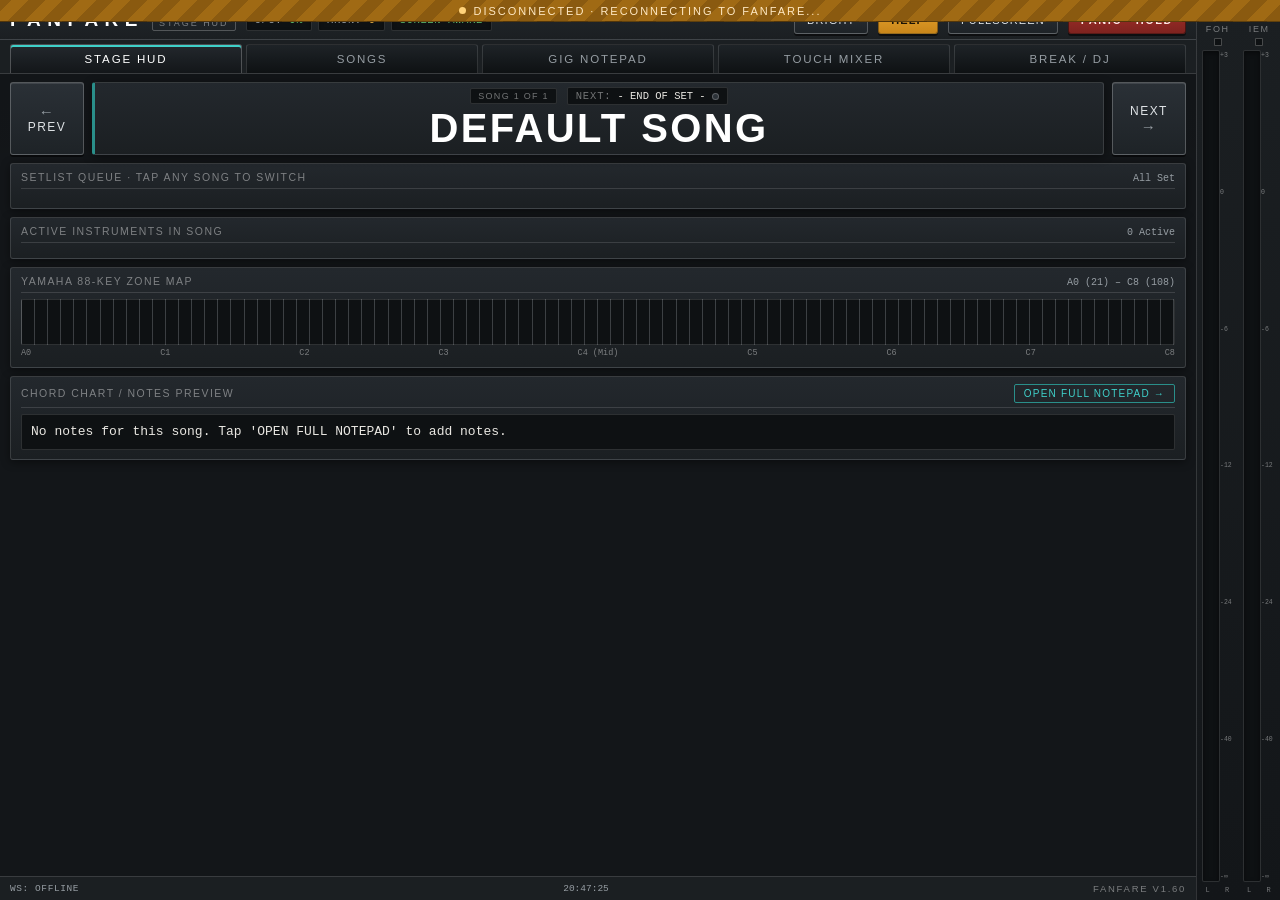
<file: Source/Web/static/index.html>
<!DOCTYPE html>
<html lang="en">

<head>
  <meta charset="UTF-8">
  <meta name="viewport" content="width=device-width, initial-scale=1.0, maximum-scale=1.0, user-scalable=no">
  <meta name="theme-color" content="#131619">
  <meta name="apple-mobile-web-app-capable" content="yes">
  <meta name="apple-mobile-web-app-status-bar-style" content="black-translucent">
  <title>Fanfare Stage Companion</title>
  <link rel="stylesheet" href="style.css">
</head>

<body>
  <!-- Offline / Connection Status Banner -->
  <div id="connectionBanner" class="connection-banner disconnected">
    <span class="status-dot"></span>
    <span id="connectionText">DISCONNECTED &middot; RECONNECTING TO FANFARE...</span>
  </div>

  <!-- Master Stage Frame: Main Area + Right Vertical Meter Sidebar -->
  <div class="stage-frame">

    <!-- MAIN WORKSPACE AREA (1024x600 Optimized) -->
    <div class="stage-main-area">

      <!-- Compact Stage Header (40px) -->
      <header class="stage-header">
        <div class="header-left">
          <div class="app-brand">
            <span class="brand-title">FANFARE</span>
            <span class="brand-badge">STAGE HUD</span>
          </div>
          <div class="telemetry-pills">
            <div class="pill" id="cpuPill">CPU: <span id="cpuVal">0%</span></div>
            <div class="pill" id="xrunPill">XRUN: <span id="xrunVal">0</span></div>
            <div class="pill thermal-pill hidden" id="thermalPill" title="CPU Thermal / Firmware Throttle Alert">THERMAL
            </div>
            <div class="pill wake-lock-pill" id="wakeLockPill">SCREEN AWAKE</div>
          </div>
        </div>

        <div class="header-right">
          <button id="themeToggleBtn" class="btn btn-theme" title="Toggle Dark / Bright front panel">BRIGHT</button>
          <a href="/manual.html#web-remote" target="_blank" class="btn btn-haalp"
            title="Open the Fanfare User's Manual">HELP</a>
          <button id="fullscreenBtn" class="btn btn-fullscreen" title="Toggle Fullscreen">FULLSCREEN</button>
          <button id="panicBtn" class="btn btn-panic" title="Hold ~1 second: All Notes Off / Silence Audio"><span
              class="panic-fill"></span><span class="panic-label">PANIC &middot; HOLD</span></button>
        </div>
      </header>

      <!-- Navigation Tabs (34px) -->
      <nav class="view-tabs">
        <button class="tab-btn active" data-view="hudView">STAGE HUD</button>
        <button class="tab-btn" data-view="songsView">SONGS</button>
        <button class="tab-btn" data-view="notepadView">GIG NOTEPAD</button>
        <button class="tab-btn" data-view="mixerView">TOUCH MIXER</button>
        <button class="tab-btn" data-view="mp3View">BREAK / DJ</button>
      </nav>

      <!-- View Panes -->
      <main class="main-content">

        <!-- VIEW 1: STAGE HUD (Main Live Performance Dashboard) -->
        <section id="hudView" class="view-pane active">

          <!-- Song Navigation & Hero Bar (Compact) -->
          <div class="song-hero-bar">
            <button id="hudPrevBtn" class="btn btn-song-nav btn-prev" title="Previous Song in Setlist">
              <span class="nav-arrow">&larr;</span>
              <span class="nav-text">PREV</span>
            </button>

            <div class="song-hero-center" id="songHeroCenter">
              <div class="song-meta-row">
                <span class="song-pos-badge" id="songPosBadge">SONG 1 OF 1</span>
                <div class="up-next-pill" id="upNextPill">
                  <span class="up-next-label" id="upNextLabel">NEXT:</span>
                  <span class="up-next-name" id="nextSongName">- END OF SET -</span>
                  <span class="preload-status-dot" id="preloadDot" title="Preload Status"></span>
                </div>
              </div>
              <h1 class="current-song-title" id="currentSongTitle">DEFAULT SONG</h1>
            </div>

            <button id="hudNextBtn" class="btn btn-song-nav btn-next" title="Next Song in Setlist">
              <span class="nav-text" id="hudNextBtnText">NEXT</span>
              <span class="nav-arrow">&rarr;</span>
            </button>
          </div>

          <!-- Interactive Fast Song Queue Strip (Tap to queue / switch) -->
          <div class="stage-section setlist-strip-section">
            <div class="section-title-row">
              <span class="section-title">SETLIST QUEUE &middot; TAP ANY SONG TO SWITCH</span>
              <span class="section-subtitle" id="queuePreloadStatus">All Set</span>
            </div>
            <div class="setlist-fast-strip" id="setlistFastStrip">
              <!-- Dynamically populated with setlist song queue chips with green ready glow -->
            </div>
          </div>

          <!-- Active Song Instruments / Rack Slots -->
          <div class="stage-section instruments-section">
            <div class="section-title-row">
              <span class="section-title">ACTIVE INSTRUMENTS IN SONG</span>
              <span class="section-subtitle" id="activeSlotsCount">0 Active</span>
            </div>
            <div class="song-slots-grid" id="songSlotsGrid">
              <!-- Dynamically populated with active rack slot cards -->
            </div>
          </div>

          <!-- Yamaha 88-Key Zone & Note Split Map (Slim) -->
          <div class="stage-section zone-map-section">
            <div class="section-title-row">
              <span class="section-title">YAMAHA 88-KEY ZONE MAP</span>
              <span class="section-subtitle">A0 (21) &ndash; C8 (108)</span>
            </div>
            <div class="keyboard-zones-container" id="keyboardZonesContainer">
              <!-- Dynamically populated with note split bars based on slot note ranges -->
            </div>
            <div class="keyboard-ruler">
              <span>A0</span>
              <span>C1</span>
              <span>C2</span>
              <span>C3</span>
              <span>C4 (Mid)</span>
              <span>C5</span>
              <span>C6</span>
              <span>C7</span>
              <span>C8</span>
            </div>
          </div>

          <!-- Quick Stage Notepad & Chords Preview Box -->
          <div class="stage-section quick-notepad-section">
            <div class="section-title-row">
              <span class="section-title" id="quickNotesHeader">CHORD CHART / NOTES PREVIEW</span>
              <button id="jumpToNotepadBtn" class="btn-jump-tab">OPEN FULL NOTEPAD &rarr;</button>
            </div>
            <div class="quick-notes-container">
              <pre class="quick-notes-content"
                id="quickNotesContent">No notes for this song. Tap 'OPEN FULL NOTEPAD' to add notes.</pre>
            </div>
          </div>

        </section>

        <!-- VIEW 2: SONGS BUBBLES / BUTTONS GRID TAB -->
        <section id="songsView" class="view-pane">
          <div class="songs-tab-header">
            <div class="songs-header-left">
              <h2>SONG LIBRARY &amp; TAGS</h2>
              <span class="songs-header-subtitle">TAP ANY BUTTON TO LOAD / PLAY</span>
            </div>
            <div class="songs-header-right">
              <button id="songSortBtn" class="btn btn-sort" title="Toggle Sort Order">SORT: A&rarr;Z</button>
              <input type="text" id="songSearchInput" class="song-search-input" placeholder="Search songs or tags...">
              <span class="song-count-pill" id="songsTabCount">0 SONGS</span>
            </div>
          </div>

          <!-- Tag & Category Quick Filter Row -->
          <div class="songs-categories-bar" id="songsCategoriesBar">
            <!-- Dynamically populated with tag pills -->
          </div>

          <!-- Responsive Grid of Song Bubble Buttons -->
          <div class="songs-bubbles-grid" id="songsBubblesGrid">
            <!-- Dynamically populated with tactile song bubbles/buttons -->
          </div>
        </section>

        <!-- VIEW 3: GIG NOTEPAD & CHORD CHARTS -->
        <section id="notepadView" class="view-pane">
          <div class="notepad-toolbar">
            <div class="notepad-tabs" id="notepadTabs"></div>
            <div class="notepad-controls">
              <div id="notepadFormatBar" class="notepad-format-bar" style="display: none;">
                <button class="btn-fmt btn-fmt-bold" data-tag="bold" title="Bold (**text**)"><b>B</b></button>
                <button class="btn-fmt btn-fmt-blue" data-tag="blue" title="Blue Text">BLUE</button>
                <button class="btn-fmt btn-fmt-green" data-tag="green" title="Green Text">GREEN</button>
                <button class="btn-fmt btn-fmt-yellow" data-tag="yellow" title="Yellow / Amber Text">YELLOW</button>
                <button class="btn-fmt btn-fmt-white" data-tag="white" title="White Text">WHITE</button>
                <button class="btn-fmt btn-fmt-red" data-tag="red" title="Red Alert Text">RED</button>
                <button class="btn-fmt btn-fmt-chord" data-tag="chord" title="Chord Badge ([C#m7])">[CHORD]</button>
              </div>
              <button id="fontDecBtn" class="btn btn-tool" title="Decrease Font Size">A-</button>
              <span id="fontSizeDisplay" class="font-size-label">22px</span>
              <button id="fontIncBtn" class="btn btn-tool" title="Increase Font Size">A+</button>
              <button id="monoToggleBtn" class="btn btn-tool">MONO</button>
              <button id="editLockBtn" class="btn btn-tool active">LIVE VIEW</button>
            </div>
          </div>
          <div class="notepad-body">
            <div id="notepadLiveViewer" class="notepad-live-viewer"></div>
            <textarea id="notepadTextarea" class="notepad-editor" style="display: none;" spellcheck="false"
              placeholder="Type chords, lyrics, or notes. Use tags like [blue]Verse 1[/blue], [green]Chorus[/green], [yellow]Bridge[/yellow], **Bold**, or [C#m7] for chords."></textarea>
          </div>
        </section>

        <!-- VIEW 4: TOUCH MIXER -->
        <section id="mixerView" class="view-pane">
          <div class="mixer-container">
            <div class="mixer-channel-strips" id="mixerStrips"></div>

            <!-- Master Fader Strip -->
            <div class="master-strip">
              <div class="strip-header">MASTER</div>
              <div class="master-faders-pair">
                <div class="fader-column">
                  <span class="fader-name">FOH</span>
                  <div class="touch-fader-track" data-fader="masterFoh">
                    <div class="fader-fill" id="masterFohFill" style="height: 80%;"></div>
                    <div class="fader-handle" id="masterFohHandle" style="bottom: 80%;"></div>
                  </div>
                  <span class="fader-val" id="masterFohVal">0.80</span>
                </div>
                <div class="fader-column">
                  <span class="fader-name">IEM</span>
                  <div class="touch-fader-track" data-fader="masterIem">
                    <div class="fader-fill" id="masterIemFill" style="height: 80%;"></div>
                    <div class="fader-handle" id="masterIemHandle" style="bottom: 80%;"></div>
                  </div>
                  <span class="fader-val" id="masterIemVal">0.80</span>
                </div>
              </div>
            </div>
          </div>
        </section>

        <!-- VIEW 5: BREAK MUSIC & DJ PLAYLISTS -->
        <section id="mp3View" class="view-pane">
          <div class="dj-deck-container">
            <!-- Preset Banks Toolbar -->
            <div class="dj-banks-bar" id="djBanksBar">
              <!-- Dynamically populated 6 preset banks: Hits, Oldies, Dinner, Dance, Ballads, Break -->
            </div>

            <!-- Current Playing Hero -->
            <div class="dj-player-card">
              <div class="dj-deck-status-row">
                <span class="dj-deck-badge" id="djDeckBadge">DECK A (LIVE)</span>
                <span class="dj-crossfade-badge" id="djXfadeBadge" style="display:none;">CROSSFADING...</span>
                <span class="dj-autodj-badge" id="djAutoDjBadge">AUTO-DJ: ON</span>
              </div>
              <h2 class="dj-track-title" id="djTrackTitle">No track loaded</h2>
              <div class="dj-time-row">
                <span id="djTimeCurrent">00:00</span>
                <div class="dj-progress-bar-container" id="djProgressContainer">
                  <div class="dj-progress-bar-fill" id="djProgressFill" style="width: 0%;"></div>
                </div>
                <span id="djTimeTotal">00:00</span>
              </div>

              <!-- Transport Buttons -->
              <div class="dj-transport-row">
                <button class="btn btn-dj-transport" id="djPrevBtn" title="Previous Track (Crossfade)">&larr;
                  PREV</button>
                <button class="btn btn-dj-transport btn-dj-play" id="djPlayPauseBtn" title="Play / Pause">&#9658;
                  PLAY</button>
                <button class="btn btn-dj-transport" id="djNextBtn" title="Next Track (Crossfade)">NEXT &rarr;</button>
              </div>
            </div>

            <!-- YouTube / Web Link Grabber Bar -->
            <div class="dj-youtube-bar">
              <input type="text" id="djYtUrlInput" class="input-yt-url"
                placeholder="Paste YouTube link here (auto-converts to MP3 192k)...">
              <button class="btn btn-yt-grab" id="djYtGrabBtn">GRAB MP3 (192k)</button>
              <button class="btn btn-yt-grab-play" id="djYtGrabPlayBtn">GRAB & PLAY</button>
            </div>
            <div id="djYtStatusMsg" class="dj-yt-status" style="display: none;"></div>

            <!-- DJ Playlist Table -->
            <div class="dj-playlist-section">
              <div class="section-title-row">
                <span class="section-title">PLAYLIST QUEUE &middot; TAP TO CROSSFADE</span>
                <span class="section-subtitle" id="djTrackCount">0 Tracks</span>
              </div>
              <div class="dj-playlist-list" id="djPlaylistList">
                <!-- Dynamically populated tracks -->
              </div>
            </div>
          </div>
        </section>

      </main>

      <!-- Bottom Stage Status Bar (24px) -->
      <footer class="stage-footer">
        <div class="footer-left">
          <span class="latency-indicator" id="latencyIndicator">WS: CONNECTED</span>
        </div>
        <div class="footer-center">
          <span id="clockDisplay">00:00:00</span>
        </div>
        <div class="footer-right">
          <span class="host-pill" id="hostVersionPill">Fanfare v1.60</span>
        </div>
      </footer>

    </div>

    <!-- FAR RIGHT COLUMN: FULL-HEIGHT VERTICAL MASTER VU METERS (84px width) -->
    <aside class="vertical-meters-sidebar" title="Master Audio Output Levels (Logarithmic dB Scale)">
      <div class="sidebar-title">VU METERS</div>

      <div class="meters-pair-container">

        <!-- FOH Vertical Meter Pair -->
        <div class="meter-column">
          <div class="meter-label">FOH</div>
          <div class="clip-led" id="clipLedFoh" title="FOH Peak Overload"></div>
          <div class="v-meter-track">
            <div class="v-meter-bar" id="vMeterFohL"></div>
            <div class="v-meter-bar" id="vMeterFohR"></div>
            <div class="v-meter-scale">
              <span>+3</span>
              <span>0</span>
              <span>-6</span>
              <span>-12</span>
              <span>-24</span>
              <span>-40</span>
              <span>-&infin;</span>
            </div>
          </div>
          <div class="meter-sublabel">L&nbsp;&nbsp;&nbsp;R</div>
        </div>

        <!-- IEM Vertical Meter Pair -->
        <div class="meter-column">
          <div class="meter-label">IEM</div>
          <div class="clip-led" id="clipLedIem" title="IEM Peak Overload"></div>
          <div class="v-meter-track">
            <div class="v-meter-bar" id="vMeterIemL"></div>
            <div class="v-meter-bar" id="vMeterIemR"></div>
            <div class="v-meter-scale">
              <span>+3</span>
              <span>0</span>
              <span>-6</span>
              <span>-12</span>
              <span>-24</span>
              <span>-40</span>
              <span>-&infin;</span>
            </div>
          </div>
          <div class="meter-sublabel">L&nbsp;&nbsp;&nbsp;R</div>
        </div>

      </div>
    </aside>

  </div>

  <script src="app.js"></script>
</body>

</html>
</file>
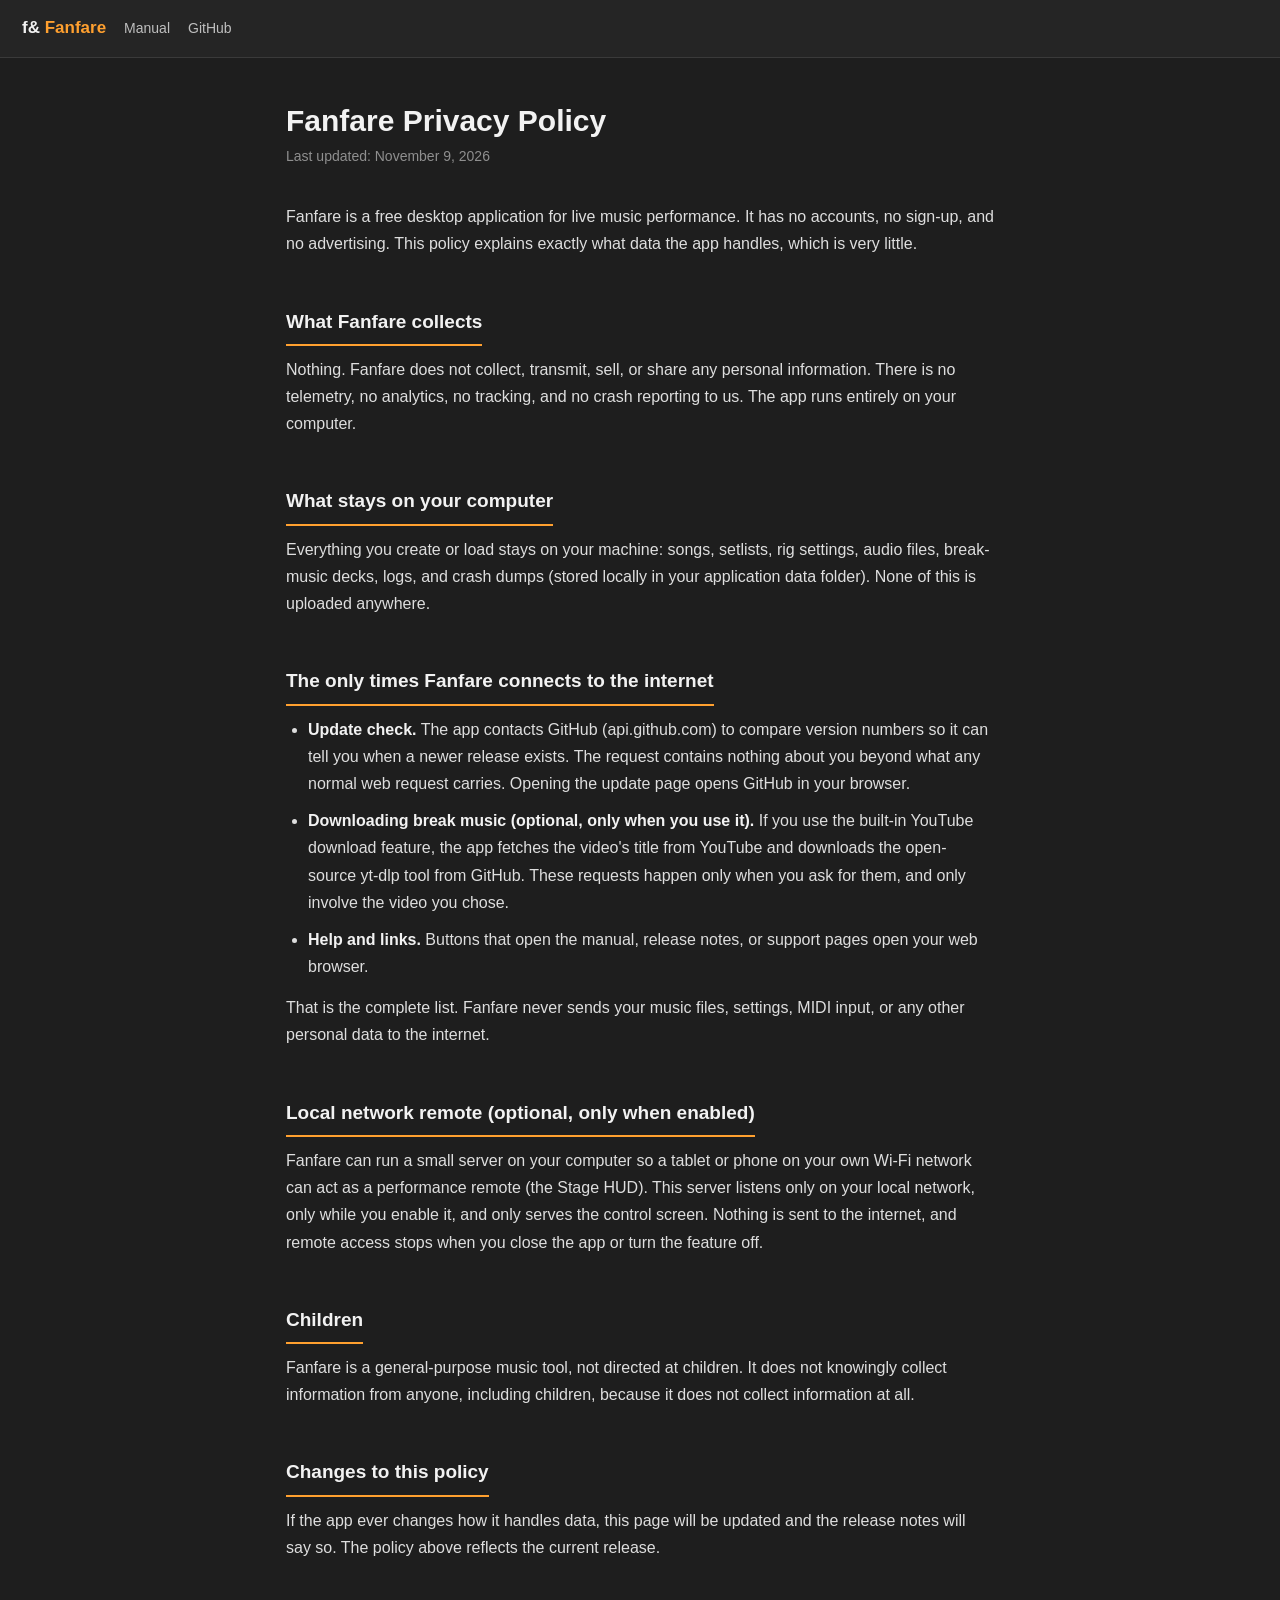
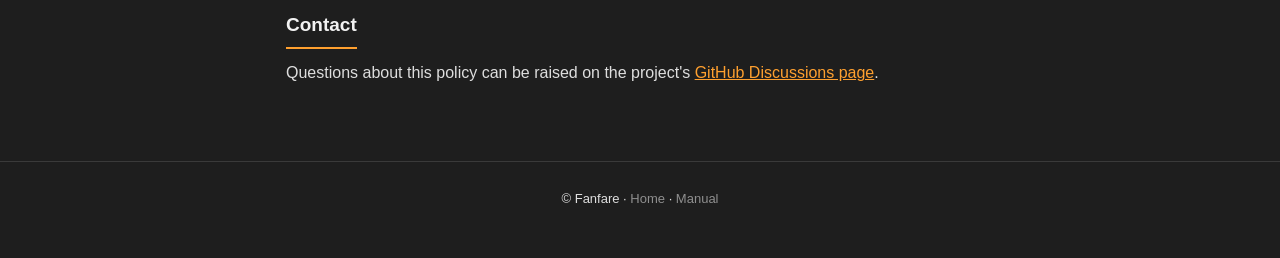
<file: docs/privacy.html>
<!DOCTYPE HTML>
<html lang="en">
	<head>
		<title>Fanfare: Privacy Policy</title>
		<meta charset="utf-8" />
		<meta name="viewport" content="width=device-width, initial-scale=1" />
		<meta name="description" content="Fanfare privacy policy: the app collects no personal information, keeps everything on your machine, and names the only times it connects to the internet." />
		<link rel="canonical" href="https://openrig-host.github.io/fanfare/privacy.html" />
		<link rel="icon" type="image/png" href="Fanfare_Icon.png" />
		<meta property="og:site_name" content="Fanfare" />
		<meta property="og:type" content="website" />
		<meta property="og:title" content="Fanfare: Privacy Policy" />
		<meta property="og:description" content="Fanfare collects nothing: no accounts, no telemetry, no tracking. This page lists the only times the app connects to the internet." />
		<style>
			/* Same dark Studio palette as manual.html (single file, no build). */
			:root {
				--bg: #1e1e1e; --panel: #252525;
				--border: #3a3a3a;
				--text: #f2f2f2; --body: #dedede; --dim: #bfbfbf; --faint: #8f8f8f;
				--accent: #ffa02f;
			}
			* { box-sizing: border-box; margin: 0; padding: 0; }
			html { scroll-behavior: smooth; }
			body {
				background-color: var(--bg) !important;
				color: var(--body);
				font-family: Roboto, Arial, sans-serif;
				font-size: 16px;
				line-height: 1.7;
			}
			.topbar {
				display: flex; align-items: center; gap: 18px;
				padding: 14px 22px;
				background: var(--panel);
				border-bottom: 1px solid var(--border);
			}
			.topbar .brand {
				color: var(--text); font-weight: 700; font-size: 17px;
				text-decoration: none;
			}
			.topbar .brand span { color: var(--accent); }
			.topbar a.nav { color: var(--dim); text-decoration: none; font-size: 14px; }
			.topbar a.nav:hover { color: var(--accent); }
			article {
				max-width: 760px;
				margin: 0 auto;
				padding: 44px 26px 60px;
			}
			h1 {
				color: var(--text);
				font-size: 30px;
				line-height: 1.25;
				margin-bottom: 6px;
			}
			.updated { color: var(--faint); font-size: 14px; margin-bottom: 34px; }
			h2 {
				color: var(--text);
				font-size: 19px;
				margin: 34px 0 10px;
				padding-bottom: 6px;
				border-bottom: 2px solid var(--accent);
				display: inline-block;
			}
			p, li { color: var(--body); }
			p { margin: 0 0 14px; }
			ul { margin: 0 0 14px 22px; }
			li { margin-bottom: 10px; }
			strong, b { color: var(--text); }
			a { color: var(--accent); }
			a:hover { color: #ffb964; }
			footer {
				text-align: center;
				color: var(--faint);
				font-size: 13px;
				padding: 26px 0 34px;
				border-top: 1px solid var(--border);
			}
			footer a { color: var(--faint); text-decoration: none; }
			footer a:hover { color: var(--accent); }
		</style>
	</head>
	<body>
		<div class="topbar">
			<a class="brand" href="index.html">f&amp; <span>Fanfare</span></a>
			<a class="nav" href="manual.html">Manual</a>
			<a class="nav" href="https://github.com/openrig-host/fanfare" target="_blank" rel="noopener">GitHub</a>
		</div>

		<article>
			<h1>Fanfare Privacy Policy</h1>
			<p class="updated">Last updated: November 9, 2026</p>

			<p>Fanfare is a free desktop application for live music performance. It has no accounts, no sign-up, and no advertising. This policy explains exactly what data the app handles, which is very little.</p>

			<h2>What Fanfare collects</h2>
			<p>Nothing. Fanfare does not collect, transmit, sell, or share any personal information. There is no telemetry, no analytics, no tracking, and no crash reporting to us. The app runs entirely on your computer.</p>

			<h2>What stays on your computer</h2>
			<p>Everything you create or load stays on your machine: songs, setlists, rig settings, audio files, break-music decks, logs, and crash dumps (stored locally in your application data folder). None of this is uploaded anywhere.</p>

			<h2>The only times Fanfare connects to the internet</h2>
			<ul>
				<li><strong>Update check.</strong> The app contacts GitHub (api.github.com) to compare version numbers so it can tell you when a newer release exists. The request contains nothing about you beyond what any normal web request carries. Opening the update page opens GitHub in your browser.</li>
				<li><strong>Downloading break music (optional, only when you use it).</strong> If you use the built-in YouTube download feature, the app fetches the video's title from YouTube and downloads the open-source yt-dlp tool from GitHub. These requests happen only when you ask for them, and only involve the video you chose.</li>
				<li><strong>Help and links.</strong> Buttons that open the manual, release notes, or support pages open your web browser.</li>
			</ul>
			<p>That is the complete list. Fanfare never sends your music files, settings, MIDI input, or any other personal data to the internet.</p>

			<h2>Local network remote (optional, only when enabled)</h2>
			<p>Fanfare can run a small server on your computer so a tablet or phone on your own Wi-Fi network can act as a performance remote (the Stage HUD). This server listens only on your local network, only while you enable it, and only serves the control screen. Nothing is sent to the internet, and remote access stops when you close the app or turn the feature off.</p>

			<h2>Children</h2>
			<p>Fanfare is a general-purpose music tool, not directed at children. It does not knowingly collect information from anyone, including children, because it does not collect information at all.</p>

			<h2>Changes to this policy</h2>
			<p>If the app ever changes how it handles data, this page will be updated and the release notes will say so. The policy above reflects the current release.</p>

			<h2>Contact</h2>
			<p>Questions about this policy can be raised on the project's <a href="https://github.com/openrig-host/fanfare/discussions" target="_blank" rel="noopener">GitHub Discussions page</a>.</p>
		</article>

		<footer>
			<p>&copy; Fanfare &middot; <a href="index.html">Home</a> &middot; <a href="manual.html">Manual</a></p>
		</footer>
	</body>
</html>
</file>
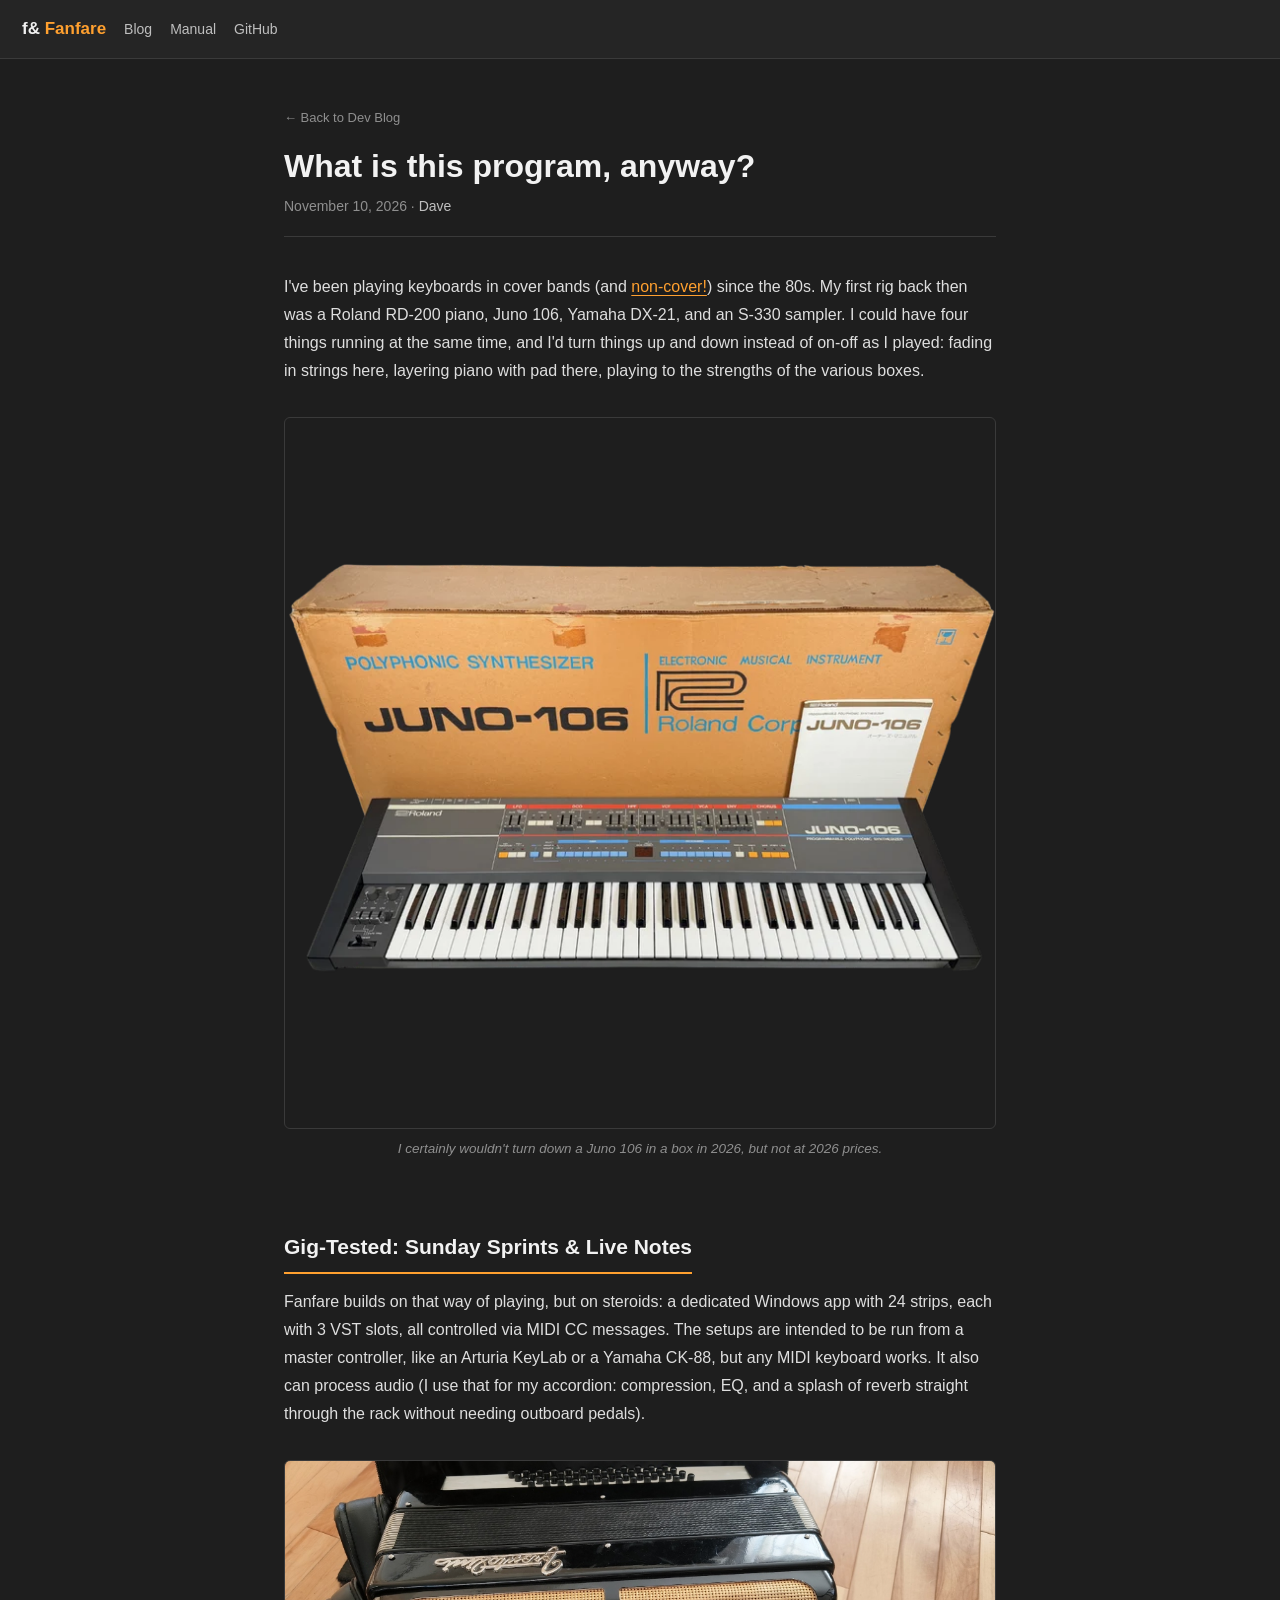
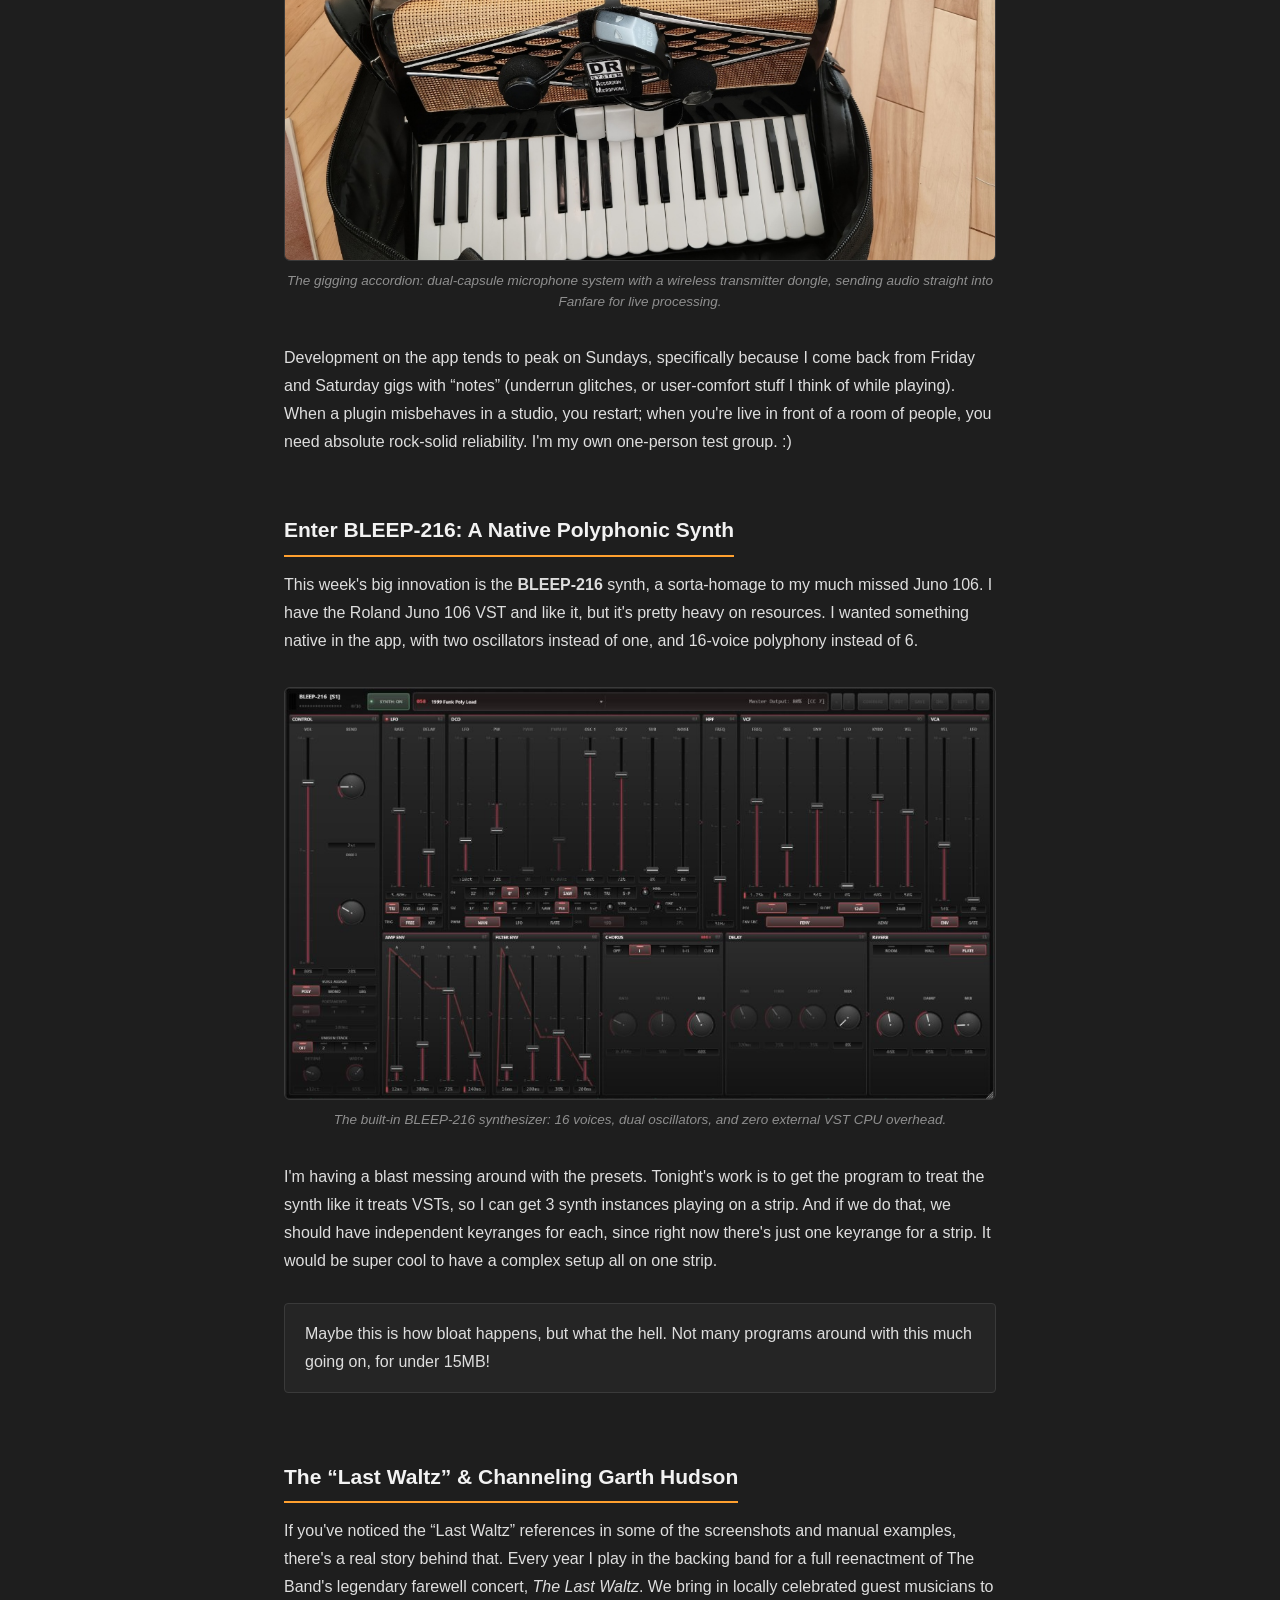
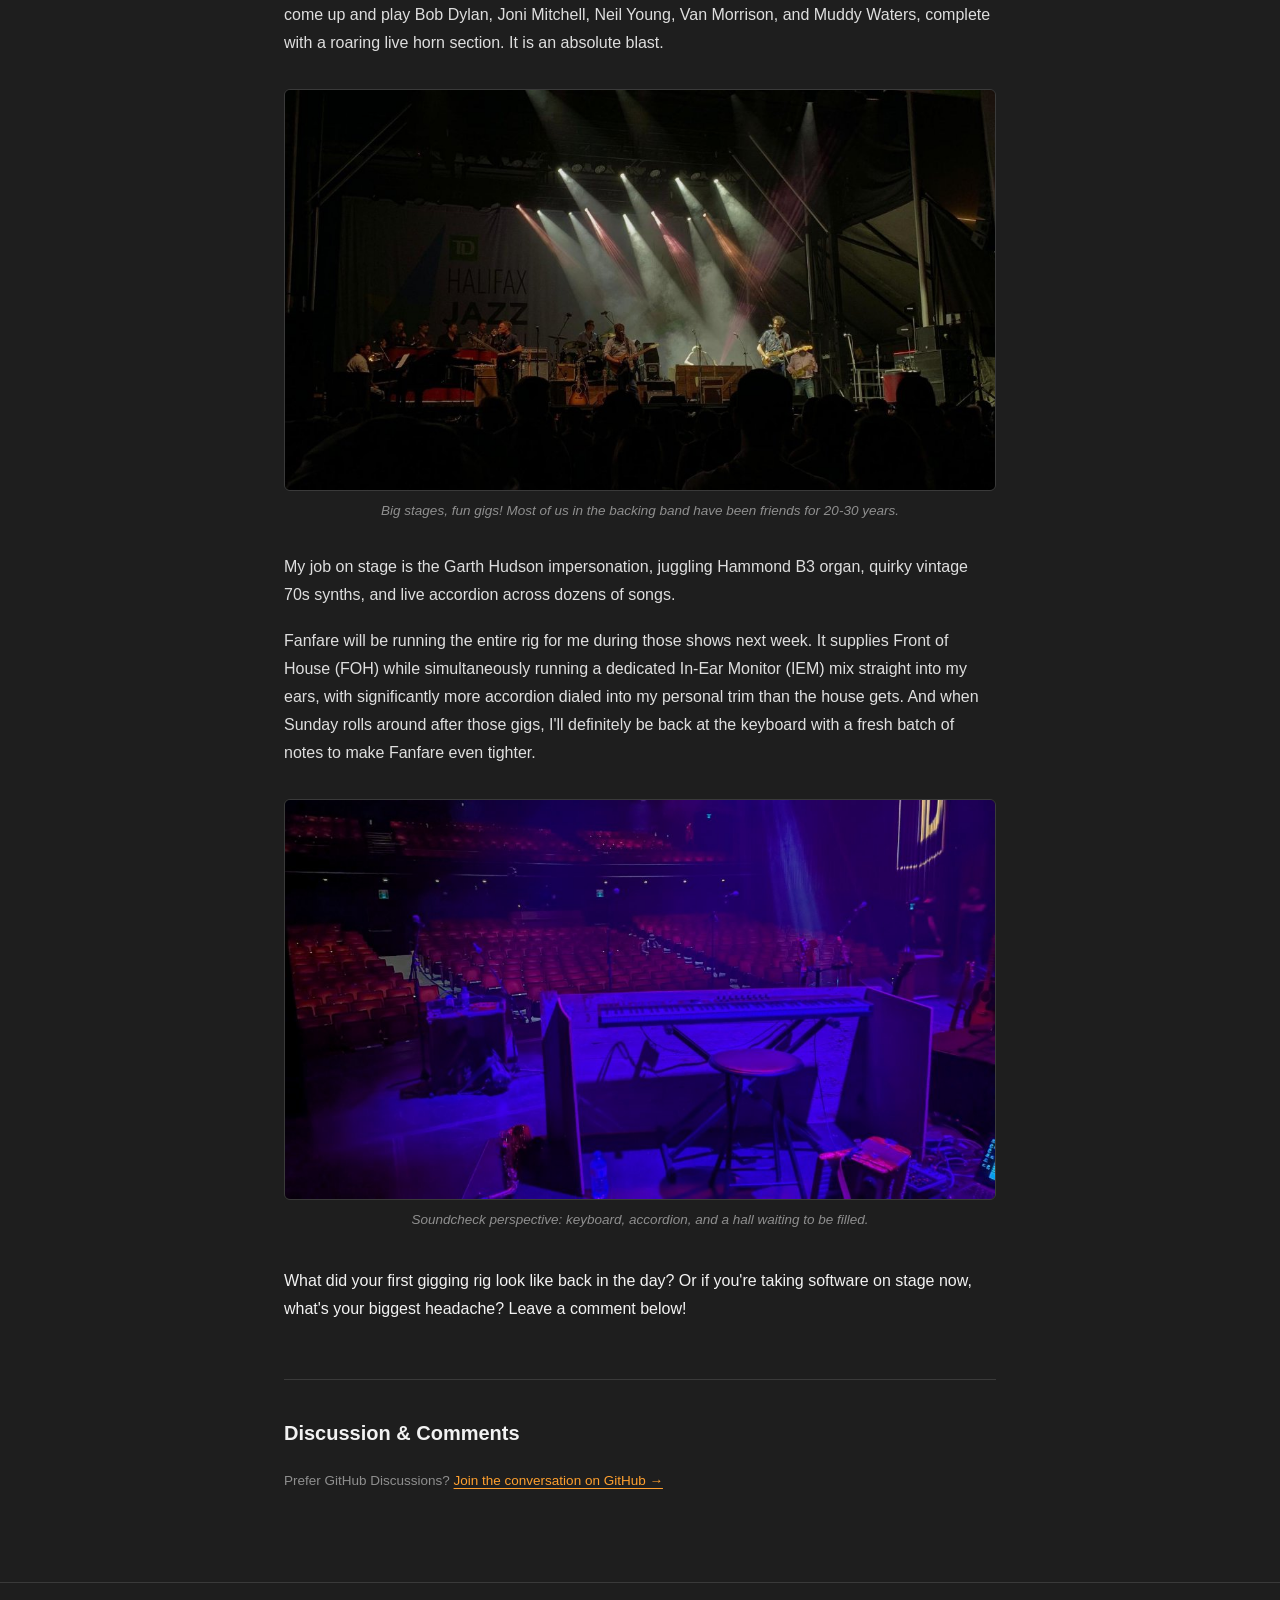
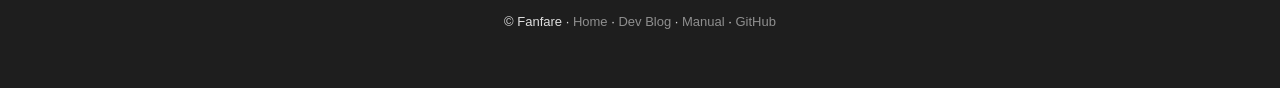
<file: docs/blog/2026-11-10-what-is-this-program-anyway.html>
<!DOCTYPE HTML>
<html lang="en">
	<head>
		<title>What is this program, anyway? - Fanfare Dev Blog</title>
		<meta charset="utf-8" />
		<meta name="viewport" content="width=device-width, initial-scale=1" />
		<meta name="description" content="The story behind Fanfare, gigging since the 80s with multi-keyboard hardware rigs, Sunday dev sprints after weekend gigs, and building the native BLEEP-216 synth." />
		<link rel="canonical" href="https://openrig-host.github.io/fanfare/blog/2026-11-10-what-is-this-program-anyway.html" />
		<link rel="icon" type="image/png" href="../Fanfare_Icon.png" />
		<meta property="og:site_name" content="Fanfare Dev Blog" />
		<meta property="og:type" content="article" />
		<meta property="og:title" content="What is this program, anyway?" />
		<meta property="og:description" content="The story behind Fanfare: 4-board rigs in the 80s, Sunday bug fixes after Friday and Saturday gigs, and building the native BLEEP-216 synth in under 15MB." />
		<meta property="og:image" content="https://openrig-host.github.io/fanfare/fanfare_v1_4_console.jpg" />
		<meta name="twitter:card" content="summary_large_image" />
		<style>
			:root {
				--bg: #1e1e1e;
				--panel: #252525;
				--border: #3a3a3a;
				--border-strong: #4b4b4b;
				--text: #f2f2f2;
				--body: #dedede;
				--dim: #bfbfbf;
				--faint: #8f8f8f;
				--accent: #ffa02f;
				--accent-hover: #ffb964;
			}
			* { box-sizing: border-box; margin: 0; padding: 0; }
			html { scroll-behavior: smooth; }
			body {
				background-color: var(--bg) !important;
				color: var(--body);
				font-family: Roboto, -apple-system, BlinkMacSystemFont, "Segoe UI", Arial, sans-serif;
				font-size: 16px;
				line-height: 1.75;
			}
			.topbar {
				display: flex; align-items: center; gap: 18px;
				padding: 14px 22px;
				background: var(--panel);
				border-bottom: 1px solid var(--border);
			}
			.topbar .brand {
				color: var(--text); font-weight: 700; font-size: 17px;
				text-decoration: none;
			}
			.topbar .brand span { color: var(--accent); }
			.topbar a.nav { color: var(--dim); text-decoration: none; font-size: 14px; }
			.topbar a.nav:hover { color: var(--accent); }

			article {
				max-width: 760px;
				margin: 0 auto;
				padding: 48px 24px 72px;
			}
			.breadcrumb {
				font-size: 13px;
				color: var(--faint);
				margin-bottom: 16px;
			}
			.breadcrumb a {
				color: var(--faint);
				text-decoration: none;
			}
			.breadcrumb a:hover {
				color: var(--accent);
			}
			h1 {
				color: var(--text);
				font-size: 32px;
				line-height: 1.25;
				margin-bottom: 8px;
			}
			.post-meta {
				color: var(--faint);
				font-size: 14px;
				margin-bottom: 36px;
				border-bottom: 1px solid var(--border);
				padding-bottom: 18px;
			}
			.post-meta .author {
				color: var(--dim);
			}
			h2 {
				color: var(--text);
				font-size: 21px;
				margin: 38px 0 14px;
				padding-bottom: 6px;
				border-bottom: 2px solid var(--accent);
				display: inline-block;
			}
			p {
				margin: 0 0 18px;
				color: var(--body);
			}
			a {
				color: var(--accent);
				text-decoration: underline;
				text-underline-offset: 3px;
			}
			a:hover {
				color: var(--accent-hover);
			}
			blockquote {
				border-left: 3px solid var(--accent);
				padding: 8px 18px;
				margin: 22px 0;
				background: var(--panel);
				color: var(--dim);
				font-style: italic;
			}
			.callout-box {
				background: var(--panel);
				border: 1px solid var(--border);
				border-radius: 4px;
				padding: 16px 20px;
				margin: 28px 0;
			}
			.callout-box p:last-child {
				margin-bottom: 0;
			}

			figure {
				margin: 32px 0;
				text-align: center;
			}
			figure img {
				max-width: 100%;
				height: auto;
				border-radius: 6px;
				border: 1px solid var(--border);
				display: block;
				margin: 0 auto;
			}
			figcaption {
				color: var(--faint);
				font-size: 13.5px;
				margin-top: 10px;
				font-style: italic;
				line-height: 1.5;
			}

			/* Comments styling */
			.comments-section {
				margin-top: 56px;
				padding-top: 36px;
				border-top: 1px solid var(--border);
			}
			.comments-title {
				font-size: 20px;
				color: var(--text);
				margin-bottom: 18px;
			}

			footer {
				text-align: center;
				color: var(--faint);
				font-size: 13px;
				padding: 28px 0 36px;
				border-top: 1px solid var(--border);
			}
			footer a {
				color: var(--faint);
				text-decoration: none;
			}
			footer a:hover {
				color: var(--accent);
			}
		</style>
	</head>
	<body>
		<div class="topbar">
			<a class="brand" href="../index.html">f&amp; <span>Fanfare</span></a>
			<a class="nav" href="index.html">Blog</a>
			<a class="nav" href="../manual.html">Manual</a>
			<a class="nav" href="https://github.com/openrig-host/fanfare" target="_blank" rel="noopener">GitHub</a>
		</div>

		<article>
			<div class="breadcrumb">
				<a href="index.html">&larr; Back to Dev Blog</a>
			</div>

			<h1>What is this program, anyway?</h1>
			<div class="post-meta">
				<span>November 10, 2026</span> &middot; <span class="author">Dave</span>
			</div>

			<p>I've been playing keyboards in cover bands (and <a href="https://www.youtube.com/watch?v=k7n7dESM4Hg" target="_blank" rel="noopener">non-cover!</a>) since the 80s. My first rig back then was a Roland RD-200 piano, Juno 106, Yamaha DX-21, and an S-330 sampler. I could have four things running at the same time, and I'd turn things up and down instead of on-off as I played: fading in strings here, layering piano with pad there, playing to the strengths of the various boxes.</p>

			<figure>
				<img src="juno_106_in_box.png" alt="Roland Juno-106 in original box" />
				<figcaption>I certainly wouldn't turn down a Juno 106 in a box in 2026, but not at 2026 prices.</figcaption>
			</figure>

			<h2>Gig-Tested: Sunday Sprints &amp; Live Notes</h2>
			<p>Fanfare builds on that way of playing, but on steroids: a dedicated Windows app with 24 strips, each with 3 VST slots, all controlled via MIDI CC messages. The setups are intended to be run from a master controller, like an Arturia KeyLab or a Yamaha CK-88, but any MIDI keyboard works. It also can process audio (I use that for my accordion: compression, EQ, and a splash of reverb straight through the rack without needing outboard pedals).</p>

			<figure>
				<img src="accordion_wireless_mic.jpg" alt="Accordion with mounted mic and wireless transmitter dongle" />
				<figcaption>The gigging accordion: dual-capsule microphone system with a wireless transmitter dongle, sending audio straight into Fanfare for live processing.</figcaption>
			</figure>

			<p>Development on the app tends to peak on Sundays, specifically because I come back from Friday and Saturday gigs with &ldquo;notes&rdquo; (underrun glitches, or user-comfort stuff I think of while playing). When a plugin misbehaves in a studio, you restart; when you're live in front of a room of people, you need absolute rock-solid reliability. I'm my own one-person test group. :)</p>

			<h2>Enter BLEEP-216: A Native Polyphonic Synth</h2>
			<p>This week's big innovation is the <strong>BLEEP-216</strong> synth, a sorta-homage to my much missed Juno 106. I have the Roland Juno 106 VST and like it, but it's pretty heavy on resources. I wanted something native in the app, with two oscillators instead of one, and 16-voice polyphony instead of 6.</p>

			<figure>
				<img src="../bleep_216_synth.jpg" alt="Fanfare BLEEP-216 polyphonic synthesizer interface" />
				<figcaption>The built-in BLEEP-216 synthesizer: 16 voices, dual oscillators, and zero external VST CPU overhead.</figcaption>
			</figure>

			<p>I'm having a blast messing around with the presets. Tonight's work is to get the program to treat the synth like it treats VSTs, so I can get 3 synth instances playing on a strip. And if we do that, we should have independent keyranges for each, since right now there's just one keyrange for a strip. It would be super cool to have a complex setup all on one strip.</p>

			<div class="callout-box">
				<p>Maybe this is how bloat happens, but what the hell. Not many programs around with this much going on, for under 15MB!</p>
			</div>

			<h2>The &ldquo;Last Waltz&rdquo; &amp; Channeling Garth Hudson</h2>
			<p>If you've noticed the &ldquo;Last Waltz&rdquo; references in some of the screenshots and manual examples, there's a real story behind that. Every year I play in the backing band for a full reenactment of The Band's legendary farewell concert, <em>The Last Waltz</em>. We bring in locally celebrated guest musicians to come up and play Bob Dylan, Joni Mitchell, Neil Young, Van Morrison, and Muddy Waters, complete with a roaring live horn section. It is an absolute blast.</p>

			<figure>
				<img src="halifax_jazz_fest_live.jpg" alt="Live performance on the festival mainstage with full band and horns" />
				<figcaption>Big stages, fun gigs! Most of us in the backing band have been friends for 20-30 years.</figcaption>
			</figure>

			<p>My job on stage is the Garth Hudson impersonation, juggling Hammond B3 organ, quirky vintage 70s synths, and live accordion across dozens of songs.</p>

			<p>Fanfare will be running the entire rig for me during those shows next week. It supplies Front of House (FOH) while simultaneously running a dedicated In-Ear Monitor (IEM) mix straight into my ears, with significantly more accordion dialed into my personal trim than the house gets. And when Sunday rolls around after those gigs, I'll definitely be back at the keyboard with a fresh batch of notes to make Fanfare even tighter.</p>

			<figure>
				<img src="stage_view_auditorium.jpg" alt="View from behind the keyboard looking out at empty theater seats before soundcheck" />
				<figcaption>Soundcheck perspective: keyboard, accordion, and a hall waiting to be filled.</figcaption>
			</figure>

			<p style="margin-top: 36px; color: var(--text); font-weight: 500;">
				What did your first gigging rig look like back in the day? Or if you're taking software on stage now, what's your biggest headache? Leave a comment below!
			</p>

			<!-- Comments Section -->
			<section class="comments-section" id="comments">
				<h3 class="comments-title">Discussion &amp; Comments</h3>
				<script src="https://utteranc.es/client.js"
				        repo="openrig-host/fanfare"
				        issue-term="pathname"
				        label="blog-comment"
				        theme="github-dark"
				        crossorigin="anonymous"
				        async>
				</script>
				<noscript>Please enable JavaScript to view comments powered by GitHub.</noscript>
				<p style="margin-top: 14px; font-size: 13.5px; color: var(--faint);">
					Prefer GitHub Discussions? <a href="https://github.com/openrig-host/fanfare/discussions" target="_blank" rel="noopener">Join the conversation on GitHub &rarr;</a>
				</p>
			</section>
		</article>

		<footer>
			<p>&copy; Fanfare &middot; <a href="../index.html">Home</a> &middot; <a href="index.html">Dev Blog</a> &middot; <a href="../manual.html">Manual</a> &middot; <a href="https://github.com/openrig-host/fanfare" target="_blank" rel="noopener">GitHub</a></p>
		</footer>
	</body>
</html>
</file>
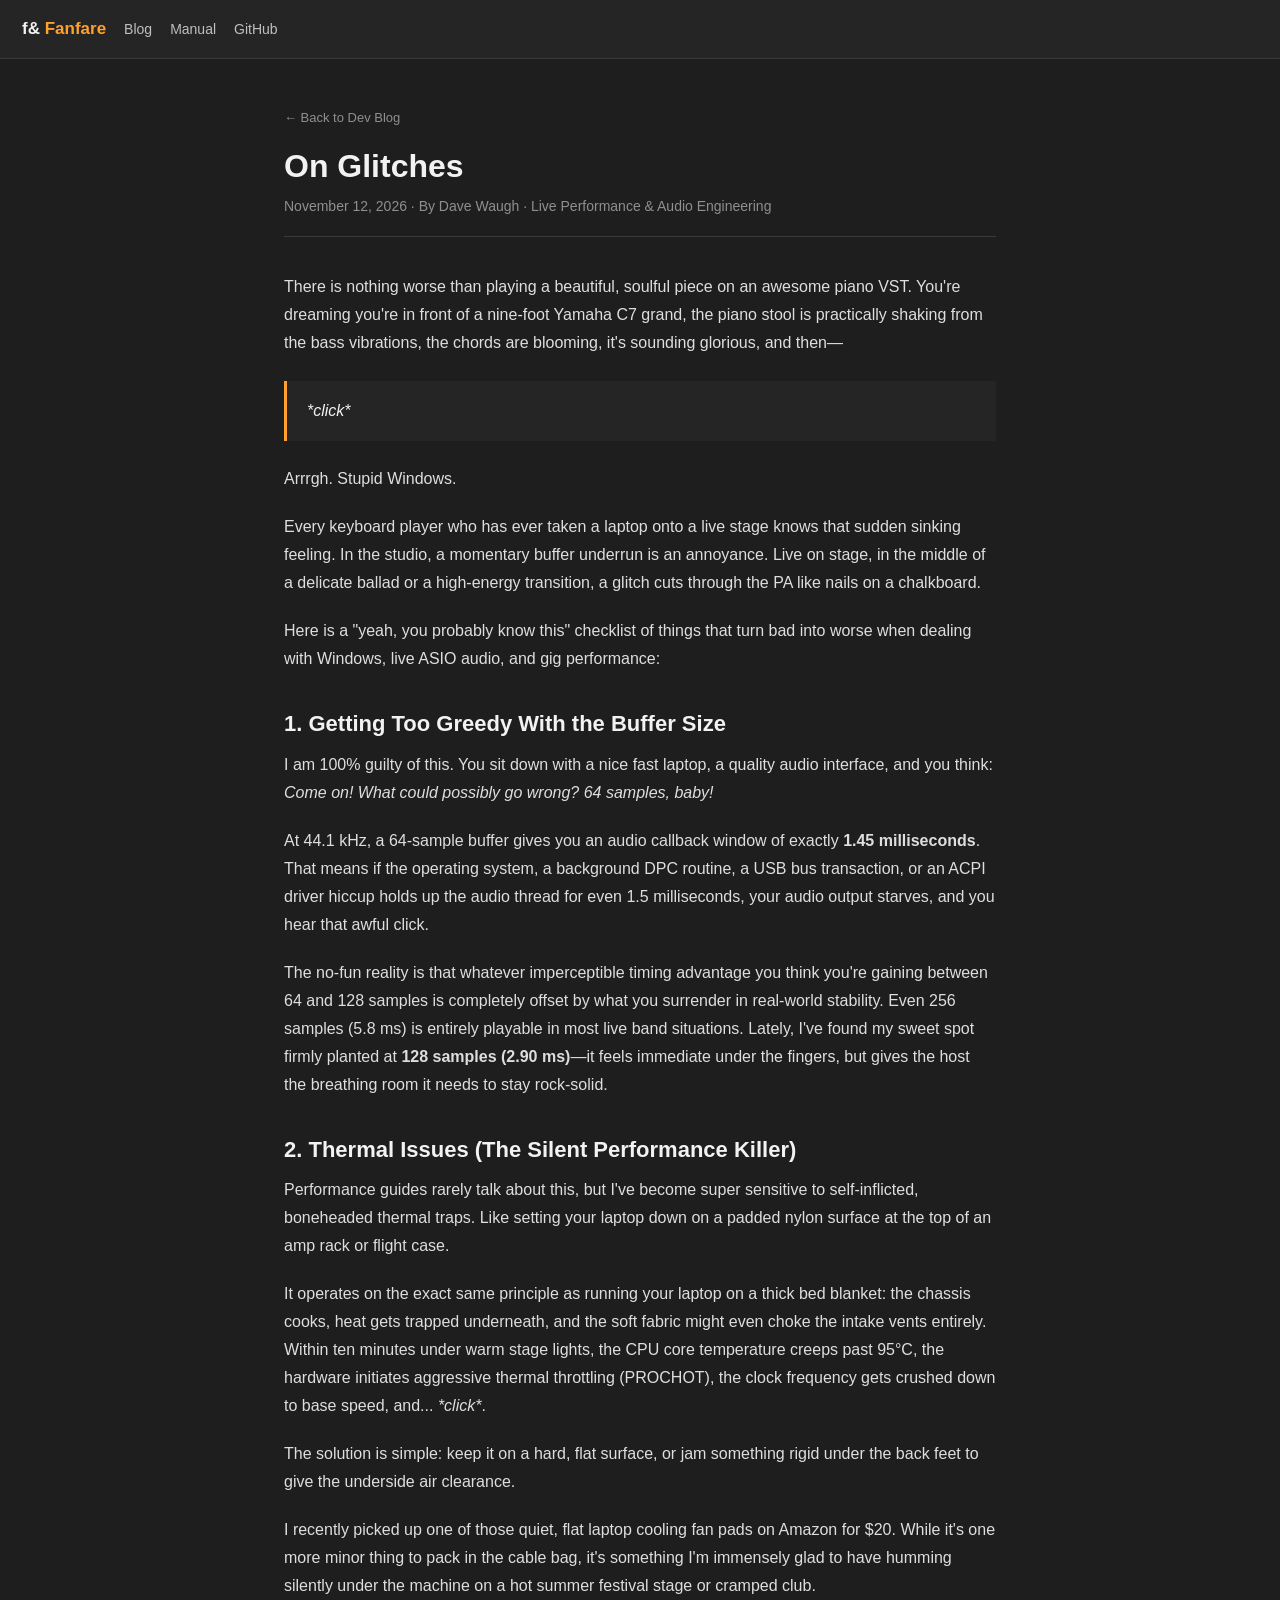
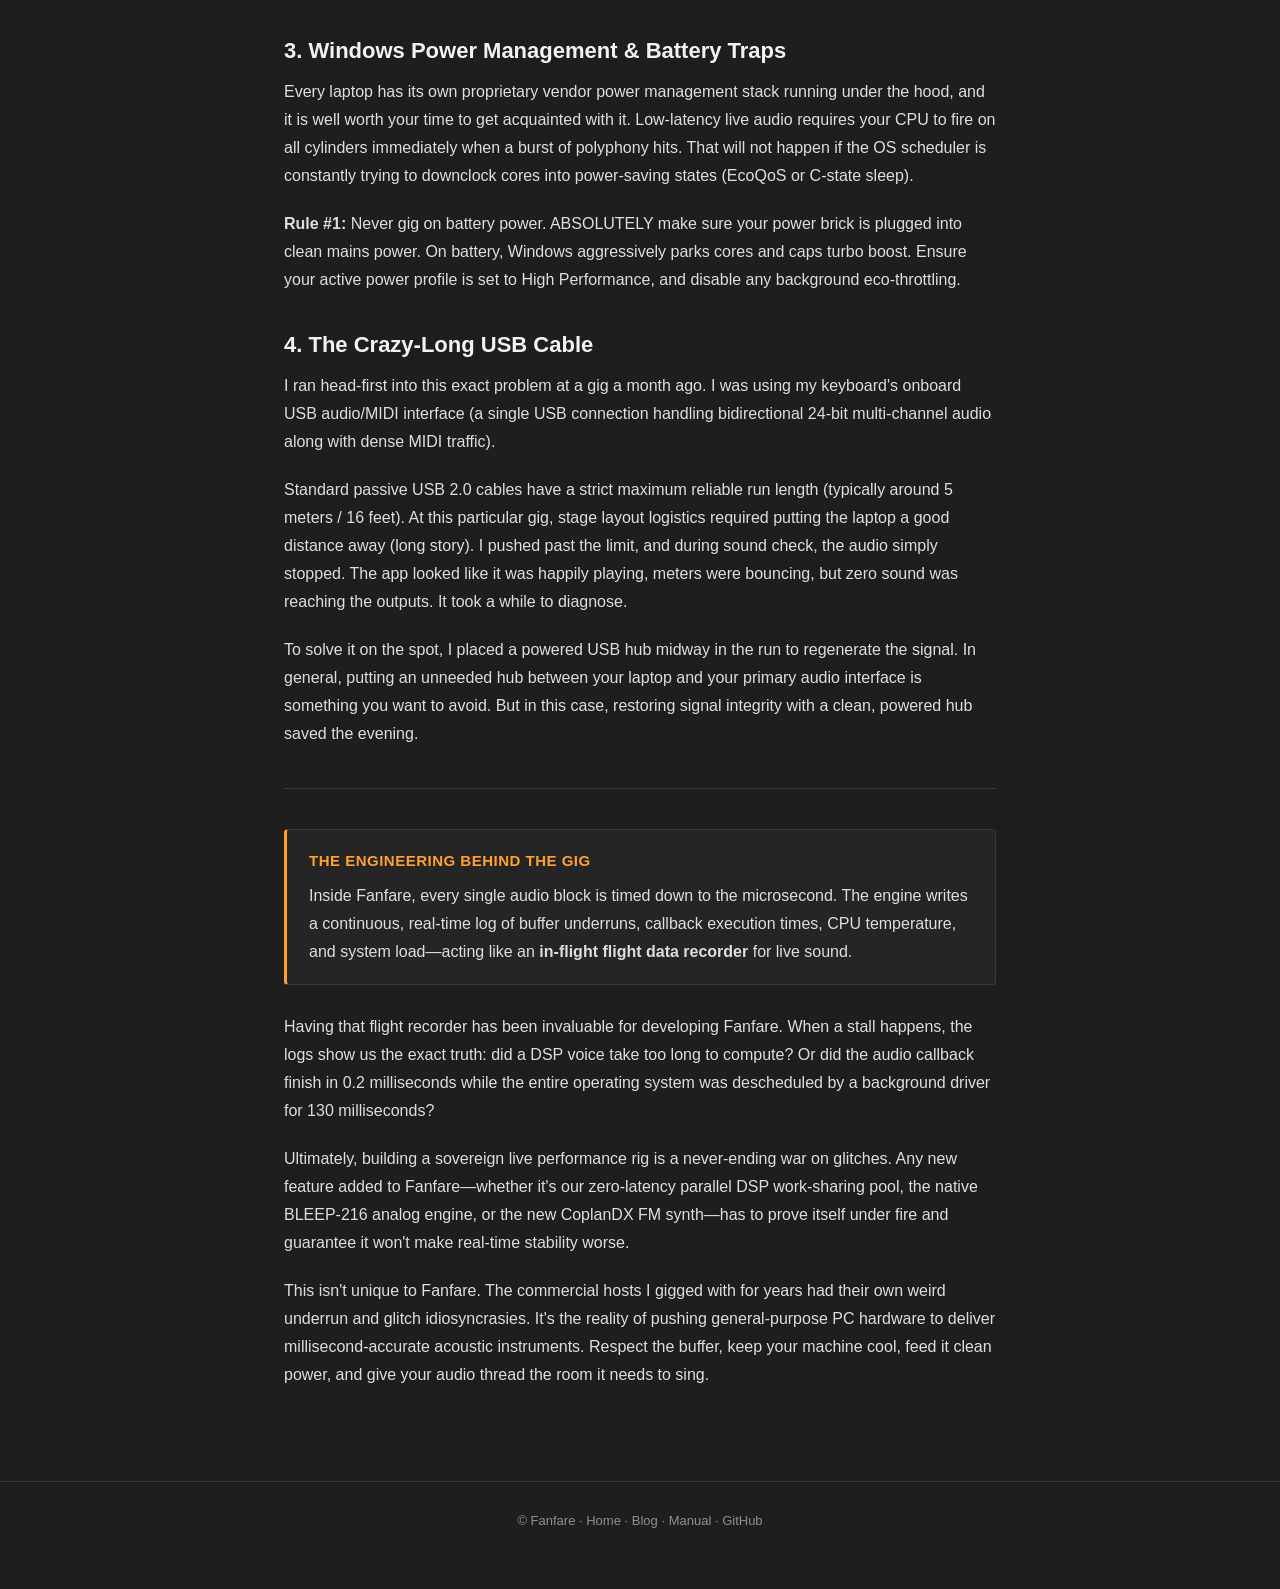
<file: docs/blog/2026-11-12-on-glitches.html>
<!DOCTYPE HTML>
<html lang="en">
	<head>
		<title>On Glitches - Fanfare Dev Blog</title>
		<meta charset="utf-8" />
		<meta name="viewport" content="width=device-width, initial-scale=1" />
		<meta name="description" content="Nothing worse than playing a beautiful piano VST and hearing a click. Practical realities of low-latency Windows audio, thermal traps, power schemes, long USB cables, and the never-ending war on glitches." />
		<link rel="canonical" href="https://openrig-host.github.io/fanfare/blog/2026-11-12-on-glitches.html" />
		<link rel="icon" type="image/png" href="../Fanfare_Icon.png" />
		<meta property="og:site_name" content="Fanfare Dev Blog" />
		<meta property="og:type" content="article" />
		<meta property="og:title" content="On Glitches" />
		<meta property="og:description" content="Nothing worse than playing a beautiful piano VST and hearing a click. Real-world notes on buffer size, thermal throttling, Windows power schemes, USB cables, and Fanfare's in-flight audio recorder." />
		<meta property="og:image" content="https://openrig-host.github.io/fanfare/fanfare_v1_4_console.jpg" />
		<meta name="twitter:card" content="summary_large_image" />
		<style>
			:root {
				--bg: #1e1e1e;
				--panel: #252525;
				--raised: #2f2f2f;
				--border: #3a3a3a;
				--border-strong: #4b4b4b;
				--text: #f2f2f2;
				--body: #dedede;
				--dim: #bfbfbf;
				--faint: #8f8f8f;
				--accent: #ffa02f;
				--accent-hover: #ffb964;
			}
			* { box-sizing: border-box; margin: 0; padding: 0; }
			html { scroll-behavior: smooth; }
			body {
				background-color: var(--bg) !important;
				color: var(--body);
				font-family: Roboto, -apple-system, BlinkMacSystemFont, "Segoe UI", Arial, sans-serif;
				font-size: 16px;
				line-height: 1.75;
			}
			.topbar {
				display: flex; align-items: center; gap: 18px;
				padding: 14px 22px;
				background: var(--panel);
				border-bottom: 1px solid var(--border);
			}
			.topbar .brand {
				color: var(--text); font-weight: 700; font-size: 17px;
				text-decoration: none;
			}
			.topbar .brand span { color: var(--accent); }
			.topbar a.nav { color: var(--dim); text-decoration: none; font-size: 14px; }
			.topbar a.nav:hover { color: var(--accent); }

			article {
				max-width: 760px;
				margin: 0 auto;
				padding: 48px 24px 72px;
			}
			.breadcrumb {
				font-size: 13px;
				color: var(--faint);
				margin-bottom: 16px;
			}
			.breadcrumb a {
				color: var(--faint);
				text-decoration: none;
			}
			.breadcrumb a:hover {
				color: var(--accent);
			}
			h1 {
				color: var(--text);
				font-size: 32px;
				line-height: 1.25;
				margin-bottom: 8px;
			}
			.post-meta {
				color: var(--faint);
				font-size: 14px;
				margin-bottom: 36px;
				border-bottom: 1px solid var(--border);
				padding-bottom: 18px;
			}
			h2 {
				color: var(--text);
				font-size: 22px;
				margin: 36px 0 12px;
				line-height: 1.35;
			}
			p {
				margin-bottom: 20px;
			}
			blockquote {
				border-left: 3px solid var(--accent);
				background: var(--panel);
				padding: 16px 20px;
				margin: 24px 0;
				color: var(--text);
				font-style: italic;
			}
			.callout {
				background: var(--panel);
				border: 1px solid var(--border);
				border-left: 3px solid var(--accent);
				border-radius: 4px;
				padding: 18px 22px;
				margin: 28px 0;
			}
			.callout-title {
				color: var(--accent);
				font-weight: 700;
				font-size: 15px;
				margin-bottom: 8px;
				text-transform: uppercase;
				letter-spacing: 0.5px;
			}
			.callout p:last-child {
				margin-bottom: 0;
			}
			ol {
				margin: 20px 0 28px 24px;
			}
			li {
				margin-bottom: 14px;
				padding-left: 6px;
			}
			li strong {
				color: var(--text);
			}
			code {
				background: #141414;
				color: #ffa02f;
				padding: 2px 6px;
				border-radius: 3px;
				font-family: Consolas, monospace;
				font-size: 14px;
			}
			.divider {
				border: 0;
				border-top: 1px solid var(--border);
				margin: 40px 0;
			}
			footer {
				text-align: center;
				color: var(--faint);
				font-size: 13px;
				padding: 28px 0 36px;
				border-top: 1px solid var(--border);
			}
			footer a {
				color: var(--faint);
				text-decoration: none;
			}
			footer a:hover {
				color: var(--accent);
			}
		</style>
	</head>
	<body>
		<div class="topbar">
			<a class="brand" href="../index.html">f&amp; <span>Fanfare</span></a>
			<a class="nav" href="index.html">Blog</a>
			<a class="nav" href="../manual.html">Manual</a>
			<a class="nav" href="https://github.com/openrig-host/fanfare" target="_blank" rel="noopener">GitHub</a>
		</div>

		<article>
			<div class="breadcrumb">
				<a href="index.html">&larr; Back to Dev Blog</a>
			</div>

			<h1>On Glitches</h1>
			<div class="post-meta">
				<span>November 12, 2026</span> &middot; <span>By Dave Waugh</span> &middot; <span>Live Performance &amp; Audio Engineering</span>
			</div>

			<p>
				There is nothing worse than playing a beautiful, soulful piece on an awesome piano VST. You're dreaming you're in front of a nine-foot Yamaha C7 grand, the piano stool is practically shaking from the bass vibrations, the chords are blooming, it's sounding glorious, and then&mdash;
			</p>

			<blockquote>
				*click*
			</blockquote>

			<p>
				Arrrgh. Stupid Windows.
			</p>

			<p>
				Every keyboard player who has ever taken a laptop onto a live stage knows that sudden sinking feeling. In the studio, a momentary buffer underrun is an annoyance. Live on stage, in the middle of a delicate ballad or a high-energy transition, a glitch cuts through the PA like nails on a chalkboard.
			</p>

			<p>
				Here is a "yeah, you probably know this" checklist of things that turn bad into worse when dealing with Windows, live ASIO audio, and gig performance:
			</p>

			<h2>1. Getting Too Greedy With the Buffer Size</h2>
			<p>
				I am 100% guilty of this. You sit down with a nice fast laptop, a quality audio interface, and you think: <em>Come on! What could possibly go wrong? 64 samples, baby!</em>
			</p>
			<p>
				At 44.1 kHz, a 64-sample buffer gives you an audio callback window of exactly <strong>1.45 milliseconds</strong>. That means if the operating system, a background DPC routine, a USB bus transaction, or an ACPI driver hiccup holds up the audio thread for even 1.5 milliseconds, your audio output starves, and you hear that awful click.
			</p>
			<p>
				The no-fun reality is that whatever imperceptible timing advantage you think you're gaining between 64 and 128 samples is completely offset by what you surrender in real-world stability. Even 256 samples (5.8 ms) is entirely playable in most live band situations. Lately, I've found my sweet spot firmly planted at <strong>128 samples (2.90 ms)</strong>&mdash;it feels immediate under the fingers, but gives the host the breathing room it needs to stay rock-solid.
			</p>

			<h2>2. Thermal Issues (The Silent Performance Killer)</h2>
			<p>
				Performance guides rarely talk about this, but I've become super sensitive to self-inflicted, boneheaded thermal traps. Like setting your laptop down on a padded nylon surface at the top of an amp rack or flight case.
			</p>
			<p>
				It operates on the exact same principle as running your laptop on a thick bed blanket: the chassis cooks, heat gets trapped underneath, and the soft fabric might even choke the intake vents entirely. Within ten minutes under warm stage lights, the CPU core temperature creeps past 95&deg;C, the hardware initiates aggressive thermal throttling (PROCHOT), the clock frequency gets crushed down to base speed, and... <em>*click*</em>.
			</p>
			<p>
				The solution is simple: keep it on a hard, flat surface, or jam something rigid under the back feet to give the underside air clearance.
			</p>
			<p>
				I recently picked up one of those quiet, flat laptop cooling fan pads on Amazon for $20. While it's one more minor thing to pack in the cable bag, it's something I'm immensely glad to have humming silently under the machine on a hot summer festival stage or cramped club.
			</p>

			<h2>3. Windows Power Management &amp; Battery Traps</h2>
			<p>
				Every laptop has its own proprietary vendor power management stack running under the hood, and it is well worth your time to get acquainted with it. Low-latency live audio requires your CPU to fire on all cylinders immediately when a burst of polyphony hits. That will not happen if the OS scheduler is constantly trying to downclock cores into power-saving states (EcoQoS or C-state sleep).
			</p>
			<p>
				<strong>Rule #1:</strong> Never gig on battery power. ABSOLUTELY make sure your power brick is plugged into clean mains power. On battery, Windows aggressively parks cores and caps turbo boost. Ensure your active power profile is set to High Performance, and disable any background eco-throttling.
			</p>

			<h2>4. The Crazy-Long USB Cable</h2>
			<p>
				I ran head-first into this exact problem at a gig a month ago. I was using my keyboard's onboard USB audio/MIDI interface (a single USB connection handling bidirectional 24-bit multi-channel audio along with dense MIDI traffic).
			</p>
			<p>
				Standard passive USB 2.0 cables have a strict maximum reliable run length (typically around 5 meters / 16 feet). At this particular gig, stage layout logistics required putting the laptop a good distance away (long story). I pushed past the limit, and during sound check, the audio simply stopped. The app looked like it was happily playing, meters were bouncing, but zero sound was reaching the outputs. It took a while to diagnose.
			</p>
			<p>
				To solve it on the spot, I placed a powered USB hub midway in the run to regenerate the signal. In general, putting an unneeded hub between your laptop and your primary audio interface is something you want to avoid. But in this case, restoring signal integrity with a clean, powered hub saved the evening.
			</p>

			<hr class="divider" />

			<div class="callout">
				<div class="callout-title">The Engineering Behind the Gig</div>
				<p>
					Inside Fanfare, every single audio block is timed down to the microsecond. The engine writes a continuous, real-time log of buffer underruns, callback execution times, CPU temperature, and system load&mdash;acting like an <strong>in-flight flight data recorder</strong> for live sound.
				</p>
			</div>

			<p>
				Having that flight recorder has been invaluable for developing Fanfare. When a stall happens, the logs show us the exact truth: did a DSP voice take too long to compute? Or did the audio callback finish in 0.2 milliseconds while the entire operating system was descheduled by a background driver for 130 milliseconds?
			</p>

			<p>
				Ultimately, building a sovereign live performance rig is a never-ending war on glitches. Any new feature added to Fanfare&mdash;whether it's our zero-latency parallel DSP work-sharing pool, the native BLEEP-216 analog engine, or the new CoplanDX FM synth&mdash;has to prove itself under fire and guarantee it won't make real-time stability worse.
			</p>

			<p>
				This isn't unique to Fanfare. The commercial hosts I gigged with for years had their own weird underrun and glitch idiosyncrasies. It's the reality of pushing general-purpose PC hardware to deliver millisecond-accurate acoustic instruments. Respect the buffer, keep your machine cool, feed it clean power, and give your audio thread the room it needs to sing.
			</p>
		</article>

		<footer>
			<p>&copy; Fanfare &middot; <a href="../index.html">Home</a> &middot; <a href="index.html">Blog</a> &middot; <a href="../manual.html">Manual</a> &middot; <a href="https://github.com/openrig-host/fanfare" target="_blank" rel="noopener">GitHub</a></p>
		</footer>
	</body>
</html>
</file>
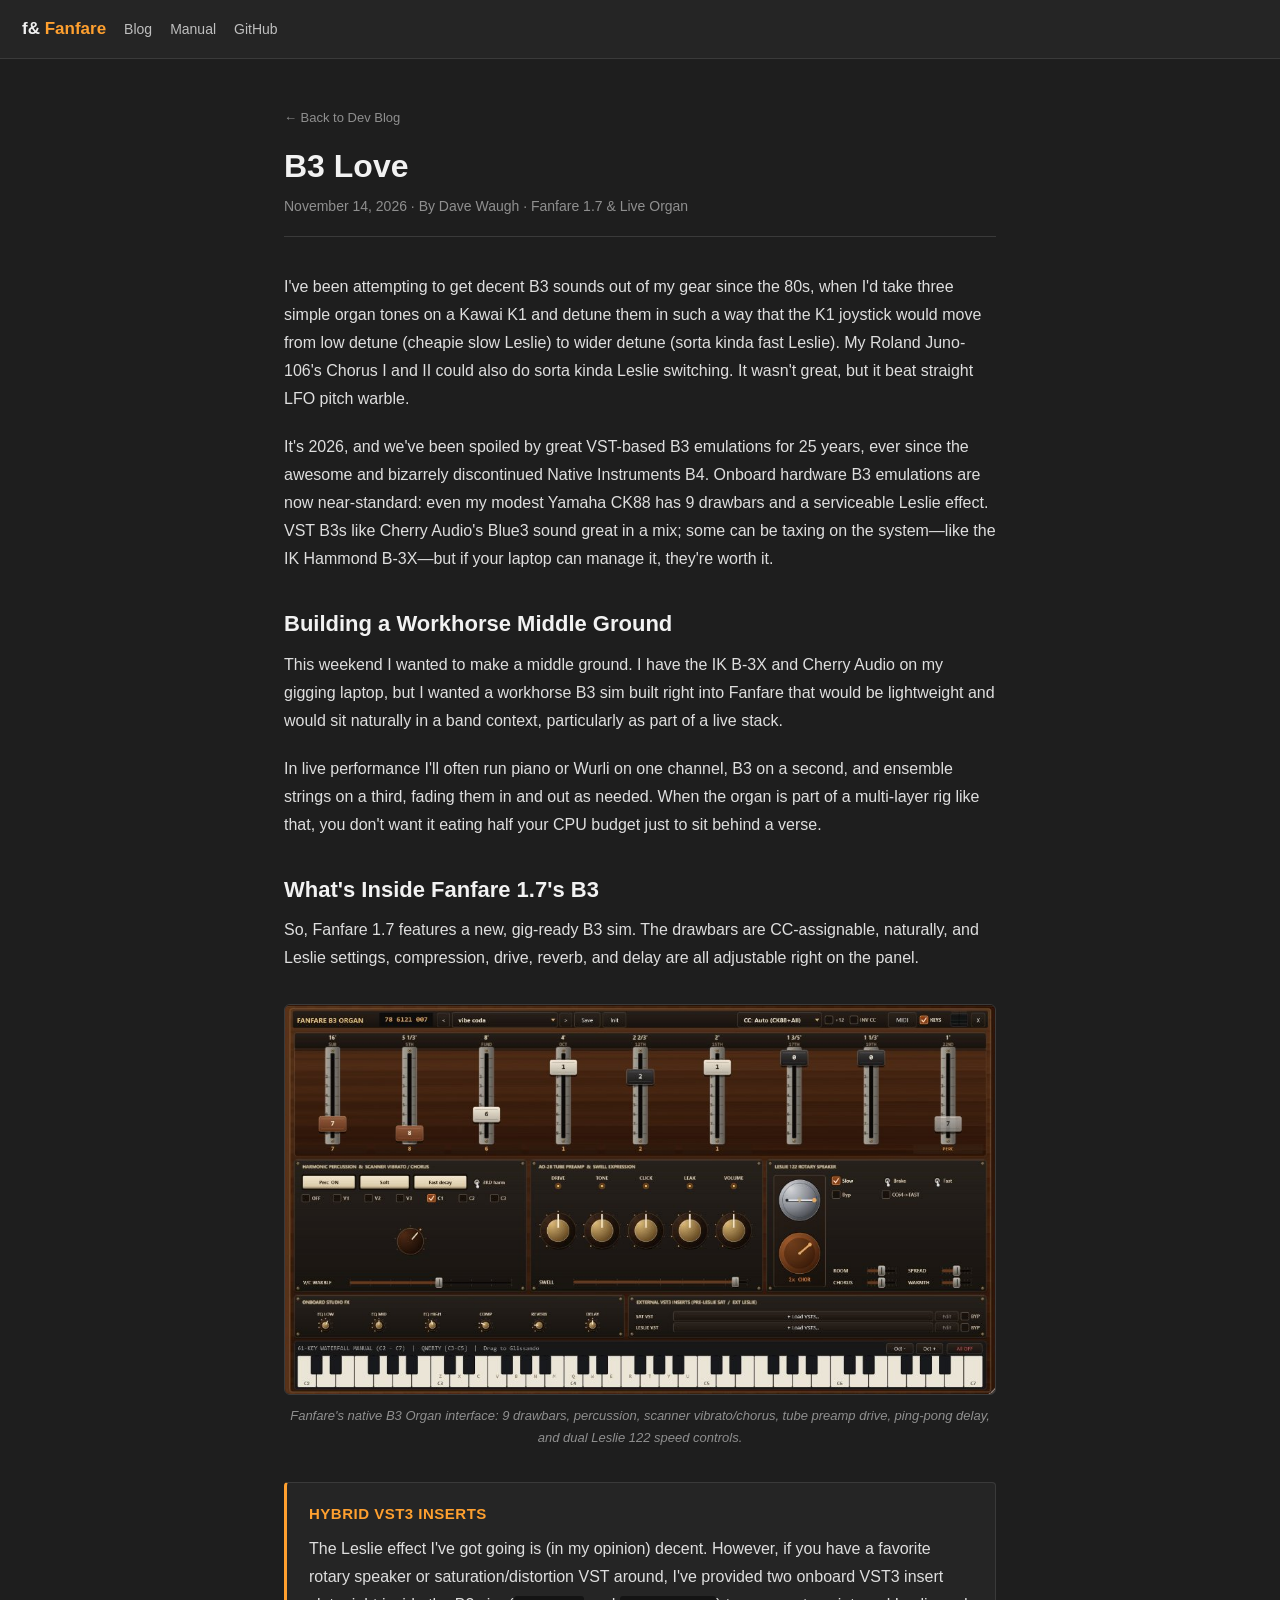
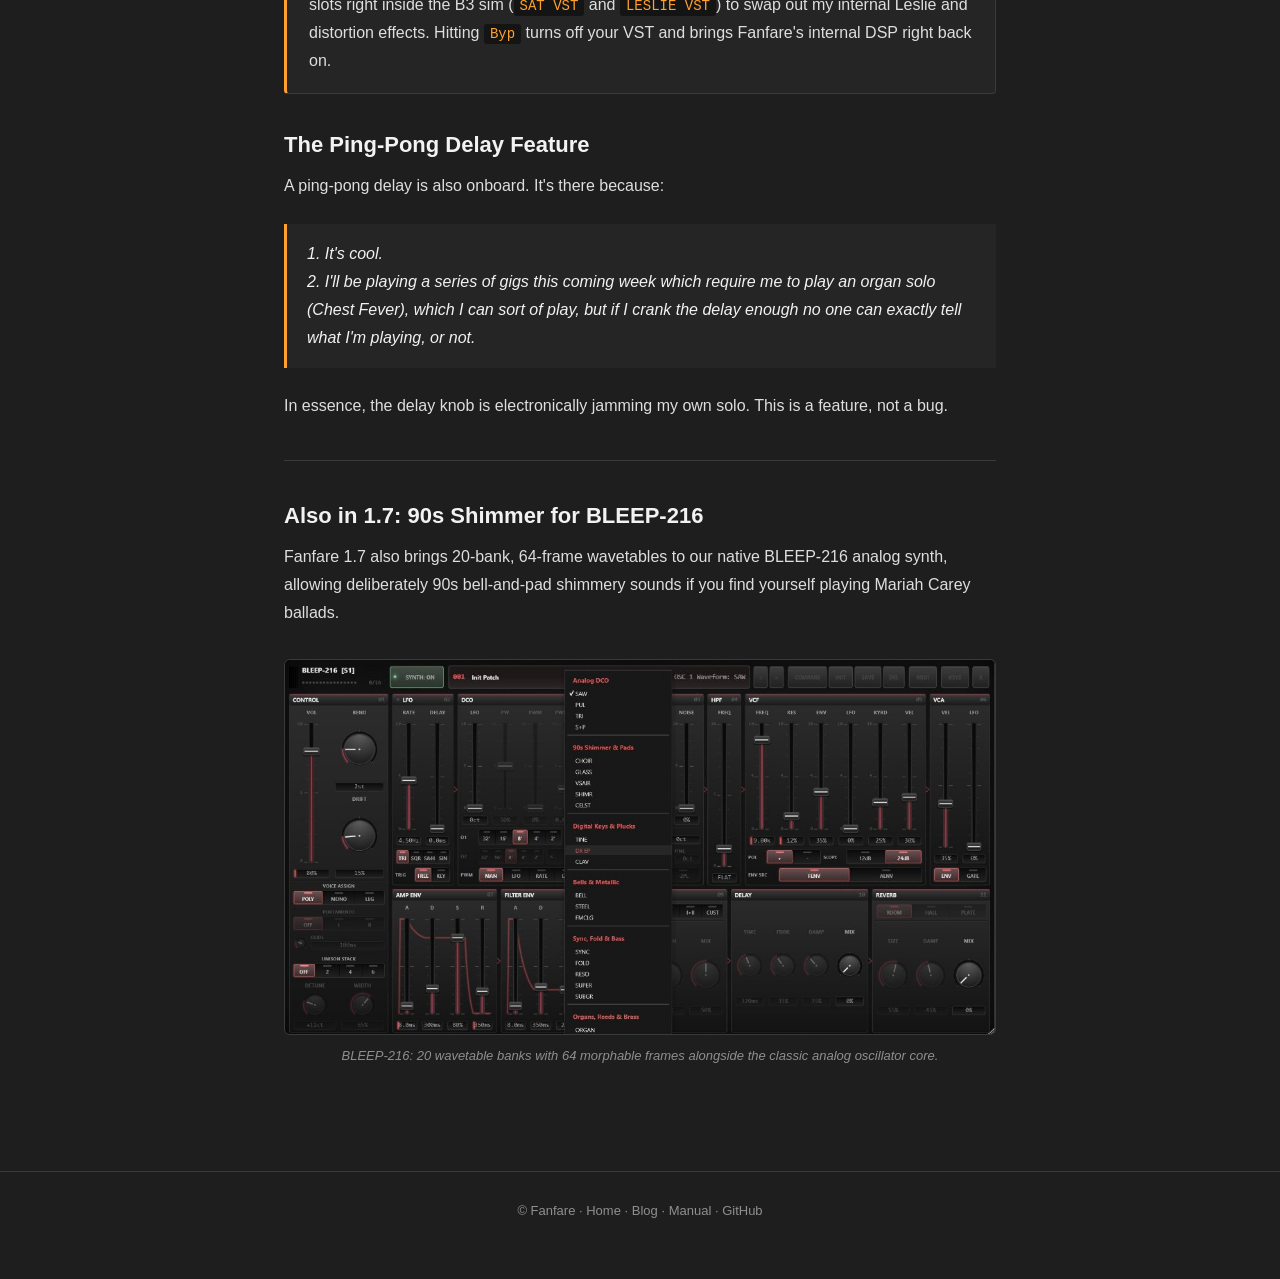
<file: docs/blog/2026-11-14-b3-love.html>
<!DOCTYPE HTML>
<html lang="en">
	<head>
		<title>B3 Love - Fanfare Dev Blog</title>
		<meta charset="utf-8" />
		<meta name="viewport" content="width=device-width, initial-scale=1" />
		<meta name="description" content="Chasing decent B3 sounds from a 1980s Kawai K1 joystick and Juno-106 chorus to building a lightweight, gig-ready B3 organ sim with hybrid VST3 inserts and a solo-jamming ping-pong delay in Fanfare 1.7." />
		<link rel="canonical" href="https://openrig-host.github.io/fanfare/blog/2026-11-14-b3-love.html" />
		<link rel="icon" type="image/png" href="../Fanfare_Icon.png" />
		<meta property="og:site_name" content="Fanfare Dev Blog" />
		<meta property="og:type" content="article" />
		<meta property="og:title" content="B3 Love" />
		<meta property="og:description" content="From 80s Kawai K1 joystick detune tricks to building a lightweight, gig-ready B3 organ sim (plus BLEEP-216 wavetables) in Fanfare 1.7." />
		<meta property="og:image" content="https://openrig-host.github.io/fanfare/fanfare_b3_organ.jpg" />
		<meta name="twitter:card" content="summary_large_image" />
		<style>
			:root {
				--bg: #1e1e1e;
				--panel: #252525;
				--raised: #2f2f2f;
				--border: #3a3a3a;
				--border-strong: #4b4b4b;
				--text: #f2f2f2;
				--body: #dedede;
				--dim: #bfbfbf;
				--faint: #8f8f8f;
				--accent: #ffa02f;
				--accent-hover: #ffb964;
			}
			* { box-sizing: border-box; margin: 0; padding: 0; }
			html { scroll-behavior: smooth; }
			body {
				background-color: var(--bg) !important;
				color: var(--body);
				font-family: Roboto, -apple-system, BlinkMacSystemFont, "Segoe UI", Arial, sans-serif;
				font-size: 16px;
				line-height: 1.75;
			}
			.topbar {
				display: flex; align-items: center; gap: 18px;
				padding: 14px 22px;
				background: var(--panel);
				border-bottom: 1px solid var(--border);
			}
			.topbar .brand {
				color: var(--text); font-weight: 700; font-size: 17px;
				text-decoration: none;
			}
			.topbar .brand span { color: var(--accent); }
			.topbar a.nav { color: var(--dim); text-decoration: none; font-size: 14px; }
			.topbar a.nav:hover { color: var(--accent); }

			article {
				max-width: 760px;
				margin: 0 auto;
				padding: 48px 24px 72px;
			}
			.breadcrumb {
				font-size: 13px;
				color: var(--faint);
				margin-bottom: 16px;
			}
			.breadcrumb a {
				color: var(--faint);
				text-decoration: none;
			}
			.breadcrumb a:hover {
				color: var(--accent);
			}
			h1 {
				color: var(--text);
				font-size: 32px;
				line-height: 1.25;
				margin-bottom: 8px;
			}
			.post-meta {
				color: var(--faint);
				font-size: 14px;
				margin-bottom: 36px;
				border-bottom: 1px solid var(--border);
				padding-bottom: 18px;
			}
			h2 {
				color: var(--text);
				font-size: 22px;
				margin: 36px 0 12px;
				line-height: 1.35;
			}
			p {
				margin-bottom: 20px;
			}
			blockquote {
				border-left: 3px solid var(--accent);
				background: var(--panel);
				padding: 16px 20px;
				margin: 24px 0;
				color: var(--text);
				font-style: italic;
			}
			.callout {
				background: var(--panel);
				border: 1px solid var(--border);
				border-left: 3px solid var(--accent);
				border-radius: 4px;
				padding: 18px 22px;
				margin: 28px 0;
			}
			.callout-title {
				color: var(--accent);
				font-weight: 700;
				font-size: 15px;
				margin-bottom: 8px;
				text-transform: uppercase;
				letter-spacing: 0.5px;
			}
			.callout p:last-child {
				margin-bottom: 0;
			}
			code {
				background: #141414;
				color: #ffa02f;
				padding: 2px 6px;
				border-radius: 3px;
				font-family: Consolas, monospace;
				font-size: 14px;
			}
			figure {
				margin: 32px 0;
				text-align: center;
			}
			figure img {
				max-width: 100%;
				height: auto;
				border-radius: 6px;
				border: 1px solid var(--border);
				display: block;
				margin: 0 auto;
			}
			figcaption {
				color: var(--faint);
				font-size: 13px;
				margin-top: 10px;
				font-style: italic;
			}
			.divider {
				border: 0;
				border-top: 1px solid var(--border);
				margin: 40px 0;
			}
			footer {
				text-align: center;
				color: var(--faint);
				font-size: 13px;
				padding: 28px 0 36px;
				border-top: 1px solid var(--border);
			}
			footer a {
				color: var(--faint);
				text-decoration: none;
			}
			footer a:hover {
				color: var(--accent);
			}
		</style>
	</head>
	<body>
		<div class="topbar">
			<a class="brand" href="../index.html">f&amp; <span>Fanfare</span></a>
			<a class="nav" href="index.html">Blog</a>
			<a class="nav" href="../manual.html">Manual</a>
			<a class="nav" href="https://github.com/openrig-host/fanfare" target="_blank" rel="noopener">GitHub</a>
		</div>

		<article>
			<div class="breadcrumb">
				<a href="index.html">&larr; Back to Dev Blog</a>
			</div>

			<h1>B3 Love</h1>
			<div class="post-meta">
				<span>November 14, 2026</span> &middot; <span>By Dave Waugh</span> &middot; <span>Fanfare 1.7 &amp; Live Organ</span>
			</div>

			<p>
				I've been attempting to get decent B3 sounds out of my gear since the 80s, when I'd take three simple organ tones on a Kawai K1 and detune them in such a way that the K1 joystick would move from low detune (cheapie slow Leslie) to wider detune (sorta kinda fast Leslie). My Roland Juno-106's Chorus I and II could also do sorta kinda Leslie switching. It wasn't great, but it beat straight LFO pitch warble.
			</p>

			<p>
				It's 2026, and we've been spoiled by great VST-based B3 emulations for 25 years, ever since the awesome and bizarrely discontinued Native Instruments B4. Onboard hardware B3 emulations are now near-standard: even my modest Yamaha CK88 has 9 drawbars and a serviceable Leslie effect. VST B3s like Cherry Audio's Blue3 sound great in a mix; some can be taxing on the system&mdash;like the IK Hammond B-3X&mdash;but if your laptop can manage it, they're worth it.
			</p>

			<h2>Building a Workhorse Middle Ground</h2>

			<p>
				This weekend I wanted to make a middle ground. I have the IK B-3X and Cherry Audio on my gigging laptop, but I wanted a workhorse B3 sim built right into Fanfare that would be lightweight and would sit naturally in a band context, particularly as part of a live stack.
			</p>

			<p>
				In live performance I'll often run piano or Wurli on one channel, B3 on a second, and ensemble strings on a third, fading them in and out as needed. When the organ is part of a multi-layer rig like that, you don't want it eating half your CPU budget just to sit behind a verse.
			</p>

			<h2>What's Inside Fanfare 1.7's B3</h2>

			<p>
				So, Fanfare 1.7 features a new, gig-ready B3 sim. The drawbars are CC-assignable, naturally, and Leslie settings, compression, drive, reverb, and delay are all adjustable right on the panel.
			</p>

			<figure>
				<img src="../fanfare_b3_organ.jpg" alt="Fanfare B3 Organ user interface with drawbars, Leslie speed toggle, and effects panel" />
				<figcaption>Fanfare's native B3 Organ interface: 9 drawbars, percussion, scanner vibrato/chorus, tube preamp drive, ping-pong delay, and dual Leslie 122 speed controls.</figcaption>
			</figure>

			<div class="callout">
				<div class="callout-title">Hybrid VST3 Inserts</div>
				<p>
					The Leslie effect I've got going is (in my opinion) decent. However, if you have a favorite rotary speaker or saturation/distortion VST around, I've provided two onboard VST3 insert slots right inside the B3 sim (<code>SAT VST</code> and <code>LESLIE VST</code>) to swap out my internal Leslie and distortion effects. Hitting <code>Byp</code> turns off your VST and brings Fanfare's internal DSP right back on.
				</p>
			</div>

			<h2>The Ping-Pong Delay Feature</h2>

			<p>
				A ping-pong delay is also onboard. It's there because:
			</p>

			<blockquote>
				1. It's cool.<br />
				2. I'll be playing a series of gigs this coming week which require me to play an organ solo (<em>Chest Fever</em>), which I can sort of play, but if I crank the delay enough no one can exactly tell what I'm playing, or not.
			</blockquote>

			<p>
				In essence, the delay knob is electronically jamming my own solo. This is a feature, not a bug.
			</p>

			<hr class="divider" />

			<h2>Also in 1.7: 90s Shimmer for BLEEP-216</h2>

			<p>
				Fanfare 1.7 also brings 20-bank, 64-frame wavetables to our native BLEEP-216 analog synth, allowing deliberately 90s bell-and-pad shimmery sounds if you find yourself playing Mariah Carey ballads.
			</p>

			<figure>
				<img src="../bleep_216_wavetables.jpg" alt="Fanfare BLEEP-216 synthesizer with 20-bank wavetable engine" />
				<figcaption>BLEEP-216: 20 wavetable banks with 64 morphable frames alongside the classic analog oscillator core.</figcaption>
			</figure>
		</article>

		<footer>
			<p>&copy; Fanfare &middot; <a href="../index.html">Home</a> &middot; <a href="index.html">Blog</a> &middot; <a href="../manual.html">Manual</a> &middot; <a href="https://github.com/openrig-host/fanfare" target="_blank" rel="noopener">GitHub</a></p>
		</footer>
	</body>
</html>
</file>
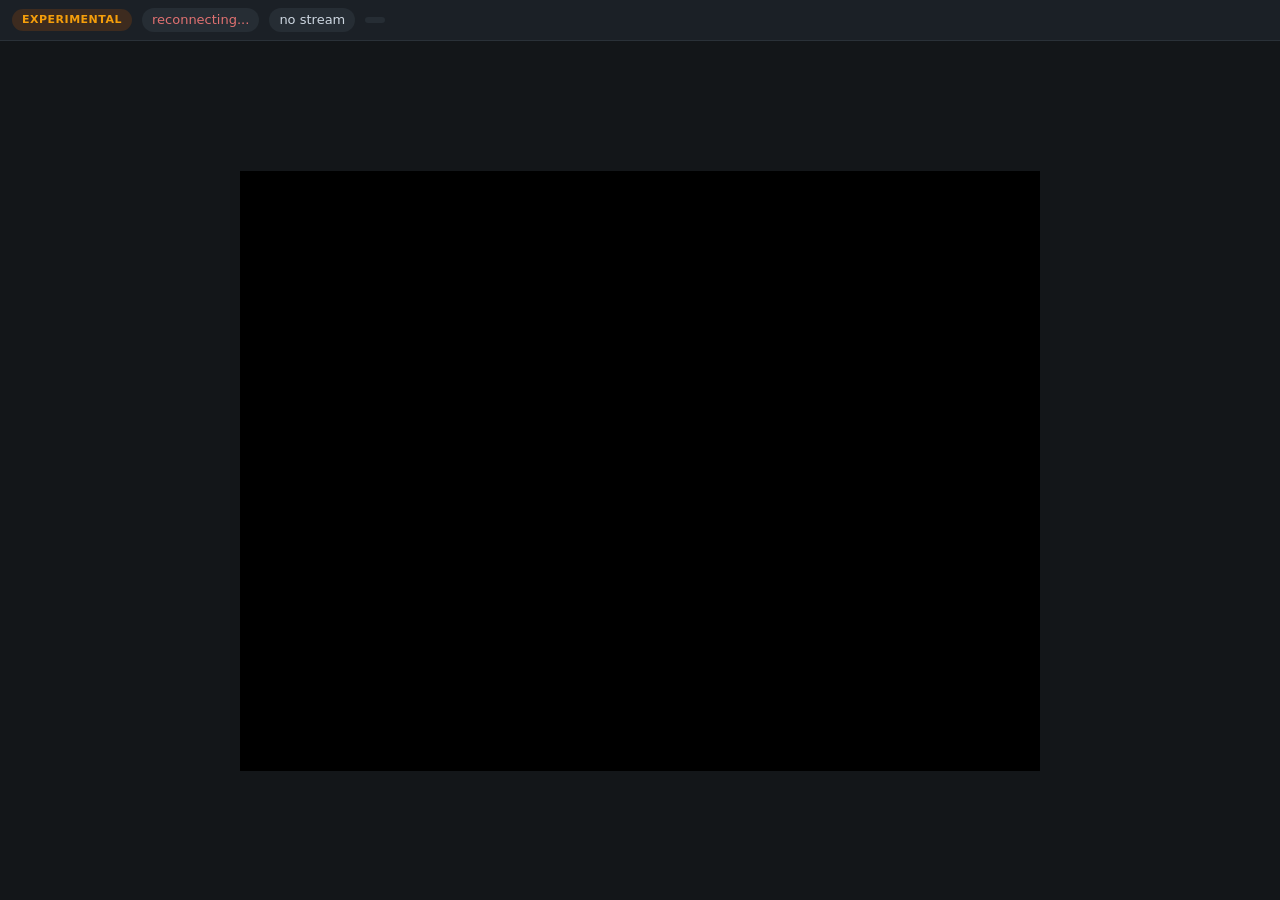
<file: Source/Web/static/plugin_mirror.html>
<!DOCTYPE html>
<html lang="en">
<head>
<meta charset="utf-8">
<meta name="viewport" content="width=device-width, initial-scale=1, maximum-scale=1, user-scalable=no">
<title>Fanfare - Live Plugin Mirror</title>
<style>
  :root { color-scheme: dark; }
  html, body { margin: 0; height: 100%; background: #131619; color: #cdd6e0;
    font: 13px/1.4 system-ui, sans-serif; overscroll-behavior: none; }
  #wrap { display: flex; flex-direction: column; height: 100%; }
  #bar { display: flex; gap: 10px; align-items: center; padding: 8px 12px;
    background: #1b2026; border-bottom: 1px solid #2a3138; }
  .pill { padding: 3px 10px; border-radius: 999px; background: #262d34;
    font-variant-numeric: tabular-nums; }
  .ok { color: #7bd88f; } .bad { color: #e07171; }
  #stage { flex: 1; display: flex; align-items: center; justify-content: center;
    overflow: hidden; }
  /* Intrinsic-aspect scaling: the canvas behaves like an <img> */
  #mirror { max-width: 100%; max-height: 100%; background: #000;
    touch-action: none; user-select: none; -webkit-user-select: none;
    cursor: crosshair; }
</style>
</head>
<body>
<div id="wrap">
  <div id="bar">
    <span class="pill" style="background: #3d2b1f; color: #f59e0b; font-weight: 600; text-transform: uppercase; font-size: 11px; letter-spacing: 0.5px;">Experimental</span>
    <span id="conn" class="pill bad">offline</span>
    <span id="info" class="pill">no stream</span>
    <span id="stats" class="pill"></span>
  </div>
  <div id="stage"><canvas id="mirror" width="800" height="600"></canvas></div>
</div>

<script>
'use strict';
// Live Plugin Mirror client prototype.
// Streams: mirror_subscribe -> binary WebSocket frames (JPEG) -> <canvas>.
// Reverse input: pointer events -> plugin_touch JSON -> synthetic OS mouse.
// (Alternative streaming method on the server: MJPEG over HTTP
//  multipart/x-mixed-replace at /api/mirror/stream.mjpg - not used here since
//  a single WebSocket carries both the frame stream and the input channel.)

(function () {
  const canvas = document.getElementById('mirror');
  const ctx = canvas.getContext('2d');
  const connEl = document.getElementById('conn');
  const infoEl = document.getElementById('info');
  const statsEl = document.getElementById('stats');

  // ---- Auth token (same scheme as the Stage HUD / app.js) ----
  const params = new URLSearchParams(location.search);
  const qToken = params.get('token') || '';
  if (qToken) sessionStorage.setItem('fanfareSessionToken', qToken);
  const token = sessionStorage.getItem('fanfareSessionToken') || '';

  let ws = null;
  let frameW = canvas.width, frameH = canvas.height;
  let pendingFrame = null;   // latest undecoded JPEG Blob (latest-frame-wins)
  let decoding = false;

  function connect() {
    const scheme = location.protocol === 'https:' ? 'wss:' : 'ws:';
    ws = new WebSocket(scheme + '//' + location.host + '/ws?token=' + encodeURIComponent(token));
    ws.binaryType = 'arraybuffer';

    ws.onopen = () => {
      connEl.textContent = 'online';
      connEl.className = 'pill ok';
      ws.send(JSON.stringify({ type: 'mirror_subscribe' }));
    };

    ws.onmessage = (e) => {
      if (typeof e.data === 'string') {
        let msg;
        try { msg = JSON.parse(e.data); } catch (_) { return; }
        if (msg.type === 'mirror_info') {
          if (msg.width > 0 && msg.height > 0) {
            frameW = msg.width;
            frameH = msg.height;
            if (canvas.width !== frameW || canvas.height !== frameH) {
              canvas.width = frameW; canvas.height = frameH;
            }
          }
          infoEl.textContent = (msg.target || 'stream') + ' ' + frameW + 'x' + frameH +
                               ' @ ' + (msg.fps || '?') + 'fps';
        } else if (msg.type === 'mirror_status') {
          statsEl.textContent = (msg.measuredFps || 0).toFixed(1) + ' fps | ' +
                                Math.round((msg.jpegBytes || 0) / 1024) + ' KB | ' +
                                (msg.encodeMs || 0).toFixed(1) + ' ms enc';
        }
      } else {
        pendingFrame = new Blob([e.data], { type: 'image/jpeg' });
      }
    };

    ws.onclose = () => {
      connEl.textContent = 'reconnecting...';
      connEl.className = 'pill bad';
      setTimeout(connect, 2000);
    };
    ws.onerror = () => ws.close();
  }

  // ---- Render loop: decode at most one (the newest) JPEG per animation frame ----
  function render() {
    if (pendingFrame && !decoding) {
      const blob = pendingFrame;
      pendingFrame = null;
      decoding = true;
      createImageBitmap(blob).then((bmp) => {
        ctx.drawImage(bmp, 0, 0, canvas.width, canvas.height);
        bmp.close();
        decoding = false;
      }).catch(() => { decoding = false; });
    }
    requestAnimationFrame(render);
  }

  // ---- Reverse touch: canvas pixels -> mirror frame pixels -> plugin_touch ----
  function frameCoords(e) {
    const r = canvas.getBoundingClientRect();
    return {
      x: Math.round((e.clientX - r.left) / r.width * frameW),
      y: Math.round((e.clientY - r.top) / r.height * frameH)
    };
  }

  function sendTouch(action, e) {
    if (!ws || ws.readyState !== WebSocket.OPEN) return;
    const p = frameCoords(e);
    ws.send(JSON.stringify({
      type: 'plugin_touch', action: action, x: p.x, y: p.y, pointerId: e.pointerId
    }));
  }

  canvas.addEventListener('pointerdown', (e) => {
    if (!e.isPrimary) return;
    canvas.setPointerCapture(e.pointerId);
    sendTouch('down', e);
    e.preventDefault();
  });
  canvas.addEventListener('pointermove', (e) => {
    if (!e.isPrimary) return;
    sendTouch('move', e);
    e.preventDefault();
  });
  const release = (e) => { if (e.isPrimary) sendTouch('up', e); };
  canvas.addEventListener('pointerup', release);
  canvas.addEventListener('pointercancel', release);

  connect();
  requestAnimationFrame(render);
})();
</script>
</body>
</html>
</file>
<file: Source/Web/static/style.css>
/* ==========================================================================
   FANFARE STAGE COMPANION — "Front Panel" skin
   --------------------------------------------------------------------------
   Design language: rack-hardware front panel. Charcoal metal, hairline
   engraved labels, condensed uppercase type, chunky switches, segmented
   LED meters. No glow, no pills-for-the-sake-of-pills, no emoji.

   Two skins via <html data-theme="dark|bright">. All colors live in
   custom properties; JS may reference var(--...) inline and both themes
   stay correct. Geometry is tuned for 1024x600 landscape tablets.
   ========================================================================== */

:root {
  /* ---- Stage Black (default) ---- */
  --bg-canvas: #131619;
  --bg-surface: #1b1f22;
  --bg-surface-raised: #23282d;
  --bg-surface-active: #2c3238;
  --bg-sunken: #0e1113;

  --hairline: rgba(255, 255, 255, 0.13);
  --hairline-strong: rgba(255, 255, 255, 0.24);
  --border-subtle: rgba(255, 255, 255, 0.13);
  --border-active: #3fd0c9;

  --text-main: #e9e7e2;
  --text-dim: #969da3;
  --text-bright: #ffffff;
  --text-engrave: rgba(255, 255, 255, 0.42);   /* silk-screened panel labels */

  --accent: #3fd0c9;              /* panel teal — the one decorative accent */
  --accent-dim: #2a8f8a;
  --accent-blue: #4a90c4;
  --accent-cyan: #53b9d6;
  --accent-cyan-bright: #6fd2ef;
  --accent-green: #3d8f4f;
  --accent-green-bright: #5cb96e;
  --accent-green-glow: rgba(92, 185, 110, 0.25);
  --accent-amber: #d9a441;
  --accent-red: #c94f4a;
  --accent-red-bright: #ef6a63;

  --foh-color: #d9a441;           /* FOH = gold, like the gilded fader caps */
  --iem-color: #53b9d6;           /* IEM = cyan */
  --panic-color: #d63b32;
  --panic-hot: #ff4d42;

  --meter-low: #4caf5e;
  --meter-mid: #d9a441;
  --meter-high: #e0524a;

  --btn-face-top: #2a3036;
  --btn-face-bot: #1e2327;
  --btn-press-top: #171b1e;
  --btn-press-bot: #20262b;
  --btn-text: #dfe3e6;
  --btn-edge: rgba(255, 255, 255, 0.10);      /* top bevel highlight */

  --shadow-panel: 0 2px 10px rgba(0, 0, 0, 0.45);
  --shadow-btn: 0 2px 0 rgba(0, 0, 0, 0.55), inset 0 1px 0 var(--btn-edge);

  /* Song-tag colors (both themes must keep these legible) */
  --tag-piano: #4aa3d8;
  --tag-organ: #d9a441;
  --tag-synth: #cf6a9c;
  --tag-brass: #e08a3c;
  --tag-solo: #5cb96e;
  --tag-strings: #9a86d9;
  --tag-perc: #c9b458;
  --tag-core: #3fd0c9;

  --font-family-display: "Oswald", "Roboto Condensed", "Arial Narrow",
    "Helvetica Neue", "Segoe UI", sans-serif;
  --font-family-ui: "Segoe UI", -apple-system, BlinkMacSystemFont, Roboto,
    "Helvetica Neue", Arial, sans-serif;
  --font-family-mono: "Cascadia Mono", "SFMono-Regular", Consolas,
    "Liberation Mono", Menlo, monospace;

  --radius: 3px;                  /* hardware corners, not app-store corners */
}

/* ---- Bright skin: warm paper panel for sunlit patios & daytime festivals ---- */
[data-theme="bright"] {
  --bg-canvas: #dddad2;
  --bg-surface: #ecebe5;
  --bg-surface-raised: #f7f6f2;
  --bg-surface-active: #ffffff;
  --bg-sunken: #d3d0c8;

  --hairline: rgba(20, 24, 28, 0.22);
  --hairline-strong: rgba(20, 24, 28, 0.42);
  --border-subtle: rgba(20, 24, 28, 0.22);
  --border-active: #0e7c6b;

  --text-main: #23282d;
  --text-dim: #5d6469;
  --text-bright: #101416;
  --text-engrave: rgba(20, 24, 28, 0.52);

  --accent: #0e7c6b;
  --accent-dim: #0a5c50;
  --accent-blue: #2a6698;
  --accent-cyan: #16688a;
  --accent-cyan-bright: #0d5570;
  --accent-green: #2e7d43;
  --accent-green-bright: #256b37;
  --accent-green-glow: rgba(46, 125, 67, 0.18);
  --accent-amber: #9a6b12;
  --accent-red: #a83a34;
  --accent-red-bright: #8f2f2a;

  --foh-color: #8a6212;
  --iem-color: #16688a;
  --panic-color: #b02a22;
  --panic-hot: #d63b32;

  --meter-low: #2e7d43;
  --meter-mid: #9a6b12;
  --meter-high: #b02a22;

  --btn-face-top: #fbfaf7;
  --btn-face-bot: #e4e2db;
  --btn-press-top: #d8d5cd;
  --btn-press-bot: #ecebe5;
  --btn-text: #23282d;
  --btn-edge: rgba(255, 255, 255, 0.85);

  --shadow-panel: 0 2px 6px rgba(30, 34, 38, 0.18);
  --shadow-btn: 0 2px 0 rgba(30, 34, 38, 0.25), inset 0 1px 0 var(--btn-edge);

  --tag-piano: #1d6f9e;
  --tag-organ: #8a6212;
  --tag-synth: #97386a;
  --tag-brass: #a45a17;
  --tag-solo: #2e7d43;
  --tag-strings: #5c4a9e;
  --tag-perc: #7d6c1e;
  --tag-core: #0e7c6b;
}

* {
  box-sizing: border-box;
  margin: 0;
  padding: 0;
  user-select: none;
  -webkit-user-select: none;
  touch-action: manipulation;
}

html, body {
  width: 100vw;
  height: 100vh;
  overflow: hidden;
  background-color: var(--bg-canvas);
  color: var(--text-main);
  font-family: var(--font-family-ui);
  font-size: 13px;
  -webkit-font-smoothing: antialiased;
  -moz-osx-font-smoothing: grayscale;
  text-rendering: optimizeLegibility;
}

/* Shared panel chrome: brushed face + hairline + top bevel */
.panel-face {
  background: linear-gradient(180deg, var(--bg-surface-raised), var(--bg-surface));
  border: 1px solid var(--hairline);
  border-radius: var(--radius);
  box-shadow: var(--shadow-panel);
}

/* Engraved small-caps label used all over the panel */
.engraved,
.section-title,
.sidebar-title,
.fader-name,
.meter-label,
.brand-badge,
.song-pos-badge {
  font-family: var(--font-family-display);
  text-transform: uppercase;
  letter-spacing: 0.14em;
  color: var(--text-engrave);
}

/* ==========================================================================
   Connection banner
   ========================================================================== */
.connection-banner {
  position: fixed;
  top: 0; left: 0; right: 0;
  height: 0;
  z-index: 10000;
  display: flex;
  align-items: center;
  justify-content: center;
  gap: 8px;
  overflow: hidden;
  font-family: var(--font-family-display);
  font-size: 11px;
  letter-spacing: 0.18em;
  text-transform: uppercase;
  transition: height 0.15s ease;
}
.connection-banner.disconnected {
  height: 22px;
  background: repeating-linear-gradient(-45deg,
    #8a5a10 0 12px, #a06a14 12px 24px);
  color: #ffe9c4;
  border-bottom: 1px solid rgba(0, 0, 0, 0.4);
}
[data-theme="bright"] .connection-banner.disconnected {
  background: repeating-linear-gradient(-45deg,
    #b07a14 0 12px, #c98f1e 12px 24px);
  color: #fff7e6;
}
.connection-banner.connected { height: 0; }
.status-dot {
  width: 7px; height: 7px;
  border-radius: 50%;
  background: #ffd27a;
  animation: dot-pulse 1.1s infinite;
}
@keyframes dot-pulse {
  0%, 100% { opacity: 1; }
  50% { opacity: 0.25; }
}

/* ==========================================================================
   Master frame
   ========================================================================== */
.stage-frame {
  display: flex;
  width: 100vw;
  height: 100vh;
  padding-top: 0;
}
.stage-main-area {
  flex: 1;
  display: flex;
  flex-direction: column;
  min-width: 0;
  height: 100vh;
}

/* ==========================================================================
   Header (40px) — transport-grade, not dashboard-grade
   ========================================================================== */
.stage-header {
  height: 40px;
  flex: 0 0 40px;
  display: flex;
  align-items: center;
  justify-content: space-between;
  padding: 0 10px;
  background: linear-gradient(180deg, var(--bg-surface-raised), var(--bg-surface));
  border-bottom: 1px solid var(--hairline);
  box-shadow: inset 0 1px 0 var(--btn-edge);
}
.header-left, .header-right {
  display: flex;
  align-items: center;
  gap: 10px;
}
.app-brand {
  display: flex;
  align-items: baseline;
  gap: 8px;
}
.brand-title {
  font-family: var(--font-family-display);
  font-size: 19px;
  font-weight: 600;
  letter-spacing: 0.34em;
  text-transform: uppercase;
  color: var(--text-bright);
}
.brand-badge {
  font-size: 9px;
  padding: 2px 6px;
  border: 1px solid var(--hairline-strong);
  border-radius: 2px;
  letter-spacing: 0.22em;
}

/* Telemetry readouts: sunken LED-display wells, not pills */
.telemetry-pills { display: flex; gap: 6px; }
.pill {
  font-family: var(--font-family-mono);
  font-size: 10.5px;
  letter-spacing: 0.06em;
  color: var(--text-dim);
  background: var(--bg-sunken);
  border: 1px solid var(--hairline);
  border-radius: 2px;
  padding: 4px 8px;
  box-shadow: inset 0 2px 4px rgba(0, 0, 0, 0.35);
}
[data-theme="bright"] .pill {
  box-shadow: inset 0 2px 3px rgba(30, 34, 38, 0.18);
}
.pill span { color: var(--accent-green-bright); font-weight: 600; }
#xrunPill span { color: var(--accent-amber); }
.thermal-pill {
  background: #D63B32;
  color: #FFFFFF;
  border-color: #FF7A70;
  font-weight: 700;
  box-shadow: 0 0 8px rgba(214, 59, 50, 0.45);
}
.thermal-pill.hidden { display: none; }
.wake-lock-pill { color: var(--accent-green-bright); }

.header-right .btn { height: 28px; }

/* --- Front-panel button base --- */
.btn {
  font-family: var(--font-family-display);
  text-transform: uppercase;
  letter-spacing: 0.1em;
  font-size: 11px;
  font-weight: 500;
  color: var(--btn-text);
  background: linear-gradient(180deg, var(--btn-face-top), var(--btn-face-bot));
  border: 1px solid var(--hairline-strong);
  border-radius: var(--radius);
  box-shadow: var(--shadow-btn);
  padding: 6px 12px;
  cursor: pointer;
  transition: background 0.08s, transform 0.05s;
  -webkit-tap-highlight-color: transparent;
}
.btn:active {
  background: linear-gradient(180deg, var(--btn-press-top), var(--btn-press-bot));
  transform: translateY(1px);
  box-shadow: inset 0 2px 4px rgba(0, 0, 0, 0.35);
}
.btn-fullscreen { min-width: 92px; }
.btn-fullscreen:active { transform: translateY(1px); }

/* Help button - warm accent button on the panel */
.btn-haalp {
  background: linear-gradient(180deg, #e8a52e, #c9861a);
  border-color: rgba(0, 0, 0, 0.35);
  color: #1a1305;
  font-weight: 700;
  text-decoration: none;
  display: inline-flex;
  align-items: center;
}
[data-theme="bright"] .btn-haalp {
  background: linear-gradient(180deg, #d99a24, #b3761a);
  color: #fff8ea;
}
.btn-haalp:active { transform: translateY(1px); filter: brightness(0.92); }

/* PANIC — guarded momentary: press-and-hold fills the cap, then fires */
.btn-panic {
  position: relative;
  overflow: hidden;
  min-width: 118px;
  background: linear-gradient(180deg, #a5302a, #7e231f);
  border: 1px solid rgba(0, 0, 0, 0.45);
  color: #ffe9e6;
  font-weight: 700;
  letter-spacing: 0.14em;
  box-shadow: 0 2px 0 rgba(0, 0, 0, 0.55), inset 0 1px 0 rgba(255, 255, 255, 0.18);
}
[data-theme="bright"] .btn-panic {
  background: linear-gradient(180deg, #b83830, #932821);
  color: #fff2ef;
}
.btn-panic:active { transform: translateY(1px); }
.btn-panic .panic-fill {
  position: absolute;
  left: 0; top: 0; bottom: 0;
  width: 0;
  background: var(--panic-hot);
  opacity: 0.85;
  pointer-events: none;
}
.btn-panic.holding .panic-fill {
  width: 100%;
  transition: width 0.7s linear;
}
.btn-panic .panic-label { position: relative; z-index: 1; }
.btn-panic.fired {
  background: var(--panic-hot);
  color: #ffffff;
}

/* Theme toggle */
.btn-theme { min-width: 66px; }

/* ==========================================================================
   Tab strip (34px) — rack selector keys
   ========================================================================== */
.view-tabs {
  height: 34px;
  flex: 0 0 34px;
  display: flex;
  gap: 4px;
  padding: 4px 10px 0 10px;
  background: var(--bg-surface);
  border-bottom: 1px solid var(--hairline);
}
.tab-btn {
  flex: 1;
  font-family: var(--font-family-display);
  text-transform: uppercase;
  letter-spacing: 0.16em;
  font-size: 11.5px;
  font-weight: 500;
  color: var(--text-dim);
  background: linear-gradient(180deg, var(--btn-face-bot), var(--bg-sunken));
  border: 1px solid var(--hairline);
  border-bottom: none;
  border-radius: var(--radius) var(--radius) 0 0;
  cursor: pointer;
  padding: 0 4px;
  -webkit-tap-highlight-color: transparent;
}
.tab-btn.active {
  color: var(--text-bright);
  background: linear-gradient(180deg, var(--bg-surface-raised), var(--bg-canvas));
  border-color: var(--hairline-strong);
  box-shadow: inset 0 2px 0 var(--accent);
}

/* ==========================================================================
   Main content & shared section chrome
   ========================================================================== */
.main-content {
  flex: 1;
  overflow: hidden;
  position: relative;
  background:
    linear-gradient(180deg, rgba(0,0,0,0.06), transparent 120px),
    var(--bg-canvas);
}
[data-theme="bright"] .main-content {
  background:
    linear-gradient(180deg, rgba(30,34,38,0.05), transparent 120px),
    var(--bg-canvas);
}
.view-pane {
  display: none;
  height: 100%;
  overflow-y: auto;
  overflow-x: hidden;
  padding: 8px 10px;
  scrollbar-width: thin;
  scrollbar-color: var(--bg-surface-active) transparent;
}
.view-pane.active { display: block; }
.view-pane::-webkit-scrollbar { width: 8px; }
.view-pane::-webkit-scrollbar-thumb {
  background: var(--bg-surface-active);
  border-radius: 4px;
}

.stage-section {
  background: linear-gradient(180deg, var(--bg-surface-raised), var(--bg-surface));
  border: 1px solid var(--hairline);
  border-radius: var(--radius);
  box-shadow: var(--shadow-panel);
  padding: 7px 10px 9px 10px;
  margin-bottom: 8px;
}
.section-title-row {
  display: flex;
  align-items: baseline;
  justify-content: space-between;
  margin-bottom: 6px;
  border-bottom: 1px solid var(--hairline);
  padding-bottom: 4px;
}
.section-title { font-size: 10.5px; }
.section-subtitle {
  font-family: var(--font-family-mono);
  font-size: 10px;
  color: var(--text-dim);
}

/* ==========================================================================
   VIEW 1 — STAGE HUD
   ========================================================================== */

/* Hero bar: the song title is the star of the show */
.song-hero-bar {
  display: flex;
  align-items: stretch;
  gap: 8px;
  margin-bottom: 8px;
}
.btn-song-nav {
  display: flex;
  flex-direction: column;
  align-items: center;
  justify-content: center;
  gap: 1px;
  min-width: 74px;
  padding: 4px 10px;
  font-family: var(--font-family-display);
  text-transform: uppercase;
  letter-spacing: 0.12em;
  font-size: 12px;
  color: var(--btn-text);
  background: linear-gradient(180deg, var(--btn-face-top), var(--btn-face-bot));
  border: 1px solid var(--hairline-strong);
  border-radius: var(--radius);
  box-shadow: var(--shadow-btn);
  cursor: pointer;
  -webkit-tap-highlight-color: transparent;
}
.btn-song-nav:active {
  transform: translateY(1px);
  background: linear-gradient(180deg, var(--btn-press-top), var(--btn-press-bot));
}
.btn-song-nav .nav-arrow { font-size: 15px; line-height: 1; color: var(--text-dim); }
.btn-song-nav.btn-next.ready {
  border-color: var(--accent-green-bright);
  color: var(--accent-green-bright);
  box-shadow: var(--shadow-btn), inset 0 0 0 1px var(--accent-green-glow);
}
.btn-song-nav.btn-next.ready .nav-arrow { color: var(--accent-green-bright); }

.song-hero-center {
  flex: 1;
  min-width: 0;
  display: flex;
  flex-direction: column;
  align-items: center;
  justify-content: center;
  padding: 4px 12px;
  background:
    linear-gradient(180deg, var(--bg-surface-raised), var(--bg-surface));
  border: 1px solid var(--hairline);
  border-left: 3px solid var(--accent-dim);
  border-radius: var(--radius);
  box-shadow: var(--shadow-panel);
}
.song-hero-center.preloaded { border-left-color: var(--accent-green-bright); }
.song-meta-row {
  display: flex;
  align-items: center;
  gap: 10px;
  margin-bottom: 1px;
}
.song-pos-badge {
  font-size: 9px;
  border: 1px solid var(--hairline);
  padding: 2px 7px;
  border-radius: 2px;
  background: var(--bg-sunken);
}
.up-next-pill {
  display: flex;
  align-items: center;
  gap: 6px;
  font-family: var(--font-family-mono);
  font-size: 10.5px;
  color: var(--text-dim);
  background: var(--bg-sunken);
  border: 1px solid var(--hairline);
  border-radius: 2px;
  padding: 2px 8px;
  max-width: 52vw;
}
.up-next-label { letter-spacing: 0.08em; color: var(--text-engrave); }
.up-next-name {
  white-space: nowrap;
  overflow: hidden;
  text-overflow: ellipsis;
  color: var(--text-main);
}
.up-next-pill.preloaded { border-color: var(--accent-green); }
.up-next-pill.preloaded .up-next-label { color: var(--accent-green-bright); }
.up-next-pill.preloaded .up-next-name { color: var(--accent-green-bright); }
.preload-status-dot {
  width: 7px; height: 7px;
  flex: 0 0 7px;
  border-radius: 50%;
  background: var(--bg-surface-active);
  border: 1px solid var(--hairline-strong);
}
.preload-status-dot.preloaded {
  background: var(--accent-green-bright);
  border-color: var(--accent-green-bright);
}
.preload-status-dot.loading {
  background: var(--accent-amber);
  border-color: var(--accent-amber);
  animation: dot-pulse 0.9s infinite;
}
.current-song-title {
  font-family: var(--font-family-display);
  font-size: clamp(22px, 4.2vw, 40px);
  font-weight: 600;
  letter-spacing: 0.06em;
  text-transform: uppercase;
  color: var(--text-bright);
  white-space: nowrap;
  overflow: hidden;
  text-overflow: ellipsis;
  max-width: 100%;
  line-height: 1.1;
}

/* Setlist queue strip */
.setlist-fast-strip {
  display: flex;
  gap: 6px;
  overflow-x: auto;
  padding-bottom: 4px;
  scrollbar-width: thin;
}
.queue-song-chip {
  flex: 0 0 auto;
  min-width: 108px;
  max-width: 150px;
  padding: 5px 8px 6px 8px;
  background: var(--bg-sunken);
  border: 1px solid var(--hairline);
  border-left: 3px solid var(--bg-surface-active);
  border-radius: 2px;
  cursor: pointer;
  -webkit-tap-highlight-color: transparent;
}
.queue-chip-top {
  display: flex;
  align-items: center;
  justify-content: space-between;
  gap: 6px;
  margin-bottom: 2px;
}
.queue-chip-num {
  font-family: var(--font-family-mono);
  font-size: 9.5px;
  color: var(--text-engrave);
}
.queue-chip-badge {
  font-family: var(--font-family-display);
  font-size: 8.5px;
  letter-spacing: 0.14em;
  text-transform: uppercase;
  color: var(--text-dim);
}
.queue-chip-title {
  font-family: var(--font-family-display);
  font-size: 12px;
  letter-spacing: 0.04em;
  color: var(--text-main);
  white-space: nowrap;
  overflow: hidden;
  text-overflow: ellipsis;
}
.queue-song-chip.active {
  background: linear-gradient(180deg, var(--bg-surface-active), var(--bg-surface-raised));
  border-color: var(--hairline-strong);
  border-left-color: var(--accent);
}
.queue-song-chip.active .queue-chip-num,
.queue-song-chip.active .queue-chip-title { color: var(--text-bright); }
.queue-song-chip.active .queue-chip-badge { color: var(--accent); }
.queue-song-chip.preloaded { border-left-color: var(--accent-green-bright); }
.queue-song-chip.preloaded .queue-chip-num,
.queue-song-chip.preloaded .queue-chip-title { color: var(--text-main); }
.queue-song-chip.preloaded .queue-chip-badge { color: var(--accent-green-bright); }
.queue-song-chip.preloading { border-left-color: var(--accent-amber); }
.queue-song-chip.preloading .queue-chip-badge {
  color: var(--accent-amber);
  animation: dot-pulse 1s infinite;
}

/* Active instrument slot cards */
.song-slots-grid {
  display: grid;
  grid-template-columns: repeat(auto-fill, minmax(190px, 1fr));
  gap: 6px;
}
.song-slot-card {
  display: flex;
  align-items: center;
  justify-content: space-between;
  gap: 6px;
  padding: 5px 8px;
  background: var(--bg-sunken);
  border: 1px solid var(--hairline);
  border-left: 3px solid var(--accent-dim);
  border-radius: 2px;
  min-height: 44px;
}
.slot-card-left {
  display: flex;
  flex-direction: column;
  gap: 2px;
  min-width: 0;
}
.slot-card-title {
  font-family: var(--font-family-display);
  font-size: 12.5px;
  letter-spacing: 0.05em;
  text-transform: uppercase;
  color: var(--text-main);
  white-space: nowrap;
  overflow: hidden;
  text-overflow: ellipsis;
}
.slot-range-tag {
  font-family: var(--font-family-mono);
  font-size: 9.5px;
  color: var(--text-dim);
}
.slot-card-controls { display: flex; gap: 4px; flex: 0 0 auto; }
.slot-mute-btn {
  font-family: var(--font-family-display);
  font-size: 10px;
  letter-spacing: 0.12em;
  min-width: 42px;
  min-height: 30px;
  padding: 4px 6px;
  color: #14181b;
  background: linear-gradient(180deg, #e6d9a8, #cbb87e);   /* FOH gold cap */
  border: 1px solid rgba(0, 0, 0, 0.4);
  border-radius: 2px;
  box-shadow: inset 0 1px 0 rgba(255, 255, 255, 0.5), 0 2px 0 rgba(0, 0, 0, 0.4);
  cursor: pointer;
  -webkit-tap-highlight-color: transparent;
}
.slot-mute-btn[data-type="iem"] {
  background: linear-gradient(180deg, #b9dde9, #8fc2d4);   /* IEM cyan cap */
}
.slot-mute-btn.muted {
  background: linear-gradient(180deg, var(--btn-press-top), var(--btn-press-bot));
  color: var(--text-dim);
  box-shadow: inset 0 2px 4px rgba(0, 0, 0, 0.4);
  border-color: var(--hairline);
}

/* 88-key zone map */
.keyboard-zones-container {
  position: relative;
  height: 46px;
  background:
    repeating-linear-gradient(90deg,
      var(--bg-sunken) 0 calc(100% / 88 - 1px),
      var(--hairline) calc(100% / 88 - 1px) calc(100% / 88));
  border: 1px solid var(--hairline);
  border-radius: 2px;
  overflow: hidden;
}
.key-zone-bar {
  position: absolute;
  top: 4px;
  height: 24px;
  display: flex;
  flex-direction: column;
  justify-content: center;
  padding: 0 5px;
  border-radius: 2px;
  overflow: hidden;
  opacity: 0.92;
}
.key-zone-bar .zone-title {
  font-family: var(--font-family-display);
  font-size: 10px;
  letter-spacing: 0.06em;
  text-transform: uppercase;
  color: #ffffff;
  text-shadow: 0 1px 2px rgba(0, 0, 0, 0.6);
  white-space: nowrap;
  overflow: hidden;
  text-overflow: ellipsis;
}
.key-zone-bar .zone-range-text {
  font-family: var(--font-family-mono);
  font-size: 8.5px;
  color: rgba(255, 255, 255, 0.85);
  text-shadow: 0 1px 2px rgba(0, 0, 0, 0.6);
}
.keyboard-ruler {
  display: flex;
  justify-content: space-between;
  margin-top: 3px;
  font-family: var(--font-family-mono);
  font-size: 8.5px;
  color: var(--text-engrave);
}

/* Quick notes preview */
.quick-notepad-section { }
.btn-jump-tab {
  font-family: var(--font-family-display);
  font-size: 10px;
  letter-spacing: 0.12em;
  text-transform: uppercase;
  color: var(--accent);
  background: transparent;
  border: 1px solid var(--accent-dim);
  border-radius: 2px;
  padding: 3px 9px;
  cursor: pointer;
  -webkit-tap-highlight-color: transparent;
}
.btn-jump-tab:active { background: var(--accent-green-glow); }
.quick-notes-container {
  max-height: 120px;
  overflow-y: auto;
  background: var(--bg-sunken);
  border: 1px solid var(--hairline);
  border-radius: 2px;
  padding: 7px 9px;
}
.quick-notes-content {
  font-family: var(--font-family-mono);
  font-size: 13px;
  line-height: 1.55;
  color: var(--text-main);
  white-space: pre-wrap;
  word-break: break-word;
}

/* ==========================================================================
   Right sidebar — segmented LED VU meters
   ========================================================================== */
.vertical-meters-sidebar {
  width: 84px;
  flex: 0 0 84px;
  display: flex;
  flex-direction: column;
  align-items: center;
  padding: 6px 4px;
  background: linear-gradient(180deg, var(--bg-surface), var(--bg-canvas));
  border-left: 1px solid var(--hairline);
}
.sidebar-title {
  font-size: 8.5px;
  letter-spacing: 0.2em;
  margin-bottom: 8px;
}
.meters-pair-container {
  display: flex;
  gap: 8px;
  flex: 1;
  min-height: 0;
  width: 100%;
  justify-content: center;
}
.meter-column {
  display: flex;
  flex-direction: column;
  align-items: center;
  gap: 4px;
  width: 36px;
}
.meter-column .meter-label { font-size: 9px; letter-spacing: 0.18em; }
.clip-led {
  width: 8px; height: 8px;
  border-radius: 1px;
  background: var(--bg-sunken);
  border: 1px solid var(--hairline-strong);
}
.clip-led.clipped {
  background: var(--panic-hot);
  border-color: var(--panic-hot);
  box-shadow: 0 0 6px var(--panic-hot);
}
.v-meter-track {
  position: relative;
  flex: 1;
  width: 18px;
  margin-right: 14px;
  min-height: 0;
  background: var(--bg-sunken);
  border: 1px solid var(--hairline);
  border-radius: 2px;
  display: flex;
  align-items: flex-end;
  gap: 2px;
  padding: 2px;
  container-type: size;
  box-shadow: inset 0 2px 5px rgba(0, 0, 0, 0.45);
}
.v-meter-bar {
  width: 6px;
  height: 0%;
  border-radius: 1px;
  /* LED ladder: gradient sized to the full track (container units) so the
     red zone always sits at the top of the scale, not the top of the bar */
  background: linear-gradient(to top,
    var(--meter-low) 0%, var(--meter-low) 62%,
    var(--meter-mid) 62%, var(--meter-mid) 86%,
    var(--meter-high) 86%, var(--meter-high) 100%);
  background-size: 100% 100cqh;
  background-position: 0 100%;
  background-repeat: no-repeat;
  /* segment gaps */
  -webkit-mask-image: repeating-linear-gradient(to top, #000 0 4px, transparent 4px 6px);
  mask-image: repeating-linear-gradient(to top, #000 0 4px, transparent 4px 6px);
  transition: height 0.06s linear;
}
#vMeterFohL, #vMeterIemL { }
#vMeterFohR, #vMeterIemR { }
.v-meter-scale {
  position: absolute;
  right: -1px; top: 0; bottom: 0;
  width: 16px;
  display: flex;
  flex-direction: column;
  justify-content: space-between;
  font-family: var(--font-family-mono);
  font-size: 6.5px;
  color: var(--text-engrave);
  pointer-events: none;
  padding: 1px 0;
  transform: translateX(100%);
}
.meter-column .meter-sublabel {
  font-family: var(--font-family-mono);
  font-size: 7px;
  color: var(--text-engrave);
  letter-spacing: 0.1em;
}

/* ==========================================================================
   VIEW 2 — SONGS library
   ========================================================================== */
.songs-tab-header {
  display: flex;
  align-items: center;
  justify-content: space-between;
  gap: 10px;
  margin-bottom: 7px;
}
.songs-header-left { display: flex; flex-direction: column; gap: 1px; }
.songs-header-left h2 {
  font-family: var(--font-family-display);
  font-size: 15px;
  letter-spacing: 0.16em;
  text-transform: uppercase;
  color: var(--text-bright);
}
.songs-header-subtitle {
  font-family: var(--font-family-display);
  font-size: 9px;
  letter-spacing: 0.18em;
  text-transform: uppercase;
  color: var(--text-engrave);
}
.songs-header-right { display: flex; align-items: center; gap: 8px; }
.btn-sort {
  font-family: var(--font-family-display);
  font-size: 10.5px;
  letter-spacing: 0.1em;
  text-transform: uppercase;
  color: var(--btn-text);
  background: linear-gradient(180deg, var(--btn-face-top), var(--btn-face-bot));
  border: 1px solid var(--hairline-strong);
  border-radius: var(--radius);
  box-shadow: var(--shadow-btn);
  padding: 6px 10px;
  cursor: pointer;
}
.btn-sort:hover { border-color: var(--accent-dim); color: var(--accent); }
.song-search-input {
  width: 190px;
  height: 30px;
  padding: 0 9px;
  font-family: var(--font-family-ui);
  font-size: 12px;
  color: var(--text-main);
  background: var(--bg-sunken);
  border: 1px solid var(--hairline);
  border-radius: var(--radius);
  box-shadow: inset 0 2px 4px rgba(0, 0, 0, 0.3);
  outline: none;
  user-select: text;
  -webkit-user-select: text;
}
.song-search-input:focus { border-color: var(--accent-dim); }
.song-search-input::placeholder { color: var(--text-engrave); }
.song-count-pill {
  font-family: var(--font-family-mono);
  font-size: 10px;
  color: var(--text-dim);
  background: var(--bg-sunken);
  border: 1px solid var(--hairline);
  border-radius: 2px;
  padding: 5px 9px;
}

.songs-categories-bar {
  display: flex;
  flex-wrap: wrap;
  gap: 5px;
  margin-bottom: 8px;
}
.cat-pill-btn {
  font-family: var(--font-family-display);
  font-size: 10px;
  letter-spacing: 0.12em;
  text-transform: uppercase;
  color: var(--text-dim);
  background: var(--bg-surface);
  border: 1px solid var(--hairline);
  border-radius: 2px;
  padding: 5px 10px;
  min-height: 28px;
  cursor: pointer;
  -webkit-tap-highlight-color: transparent;
}
.cat-pill-btn:hover { color: var(--text-main); border-color: var(--hairline-strong); }
.cat-pill-btn.active {
  color: #101416;
  background: var(--accent);
  border-color: var(--accent);
  font-weight: 600;
}
[data-theme="bright"] .cat-pill-btn.active { color: #ffffff; }

.songs-bubbles-grid {
  display: grid;
  grid-template-columns: repeat(auto-fill, minmax(230px, 1fr));
  gap: 7px;
  padding-bottom: 10px;
}
.song-bubble-btn {
  position: relative;
  display: flex;
  align-items: stretch;
  min-height: 64px;
  background: linear-gradient(180deg, var(--bg-surface-raised), var(--bg-surface));
  border: 1px solid var(--hairline);
  border-radius: var(--radius);
  box-shadow: var(--shadow-panel);
  overflow: hidden;
  cursor: pointer;
  -webkit-tap-highlight-color: transparent;
}
.song-bubble-btn:hover { border-color: var(--hairline-strong); }
.song-bubble-btn:active { transform: translateY(1px); }
.bubble-accent-strip { width: 4px; flex: 0 0 4px; }
.bubble-info-col {
  flex: 1;
  min-width: 0;
  display: flex;
  flex-direction: column;
  justify-content: center;
  gap: 3px;
  padding: 7px 9px;
}
.bubble-meta-row {
  display: flex;
  align-items: center;
  justify-content: space-between;
  gap: 6px;
}
.bubble-cat-tag {
  font-family: var(--font-family-display);
  font-size: 8.5px;
  letter-spacing: 0.16em;
  text-transform: uppercase;
  color: var(--text-engrave);
}
.bubble-fav-btn {
  font-family: var(--font-family-display);
  font-size: 9px;
  letter-spacing: 0.1em;
  color: var(--text-dim);
  background: transparent;
  border: 1px solid var(--hairline);
  border-radius: 2px;
  padding: 2px 6px;
  cursor: pointer;
}
.bubble-fav-btn:hover { border-color: var(--accent-amber); color: var(--accent-amber); }
.bubble-fav-btn.is-fav {
  color: #14181b;
  background: var(--accent-amber);
  border-color: var(--accent-amber);
  font-weight: 700;
}
.bubble-title {
  font-family: var(--font-family-display);
  font-size: 14px;
  letter-spacing: 0.04em;
  text-transform: uppercase;
  color: var(--text-main);
  white-space: nowrap;
  overflow: hidden;
  text-overflow: ellipsis;
}
.bubble-tags-row { display: flex; flex-wrap: wrap; gap: 4px; }
.sound-tag-chip {
  font-family: var(--font-family-display);
  font-size: 8px;
  letter-spacing: 0.1em;
  text-transform: uppercase;
  border: 1px solid;
  border-radius: 2px;
  padding: 1px 5px;
}
.bubble-action-pillar {
  display: flex;
  flex-direction: column;
  gap: 0;
  flex: 0 0 64px;
  border-left: 1px solid var(--hairline);
}
.btn-bubble-action {
  flex: 1;
  font-family: var(--font-family-display);
  font-size: 10px;
  letter-spacing: 0.1em;
  text-transform: uppercase;
  color: var(--btn-text);
  background: linear-gradient(180deg, var(--btn-face-top), var(--btn-face-bot));
  border: none;
  border-bottom: 1px solid var(--hairline);
  cursor: pointer;
  -webkit-tap-highlight-color: transparent;
}
.btn-bubble-action:last-child { border-bottom: none; }
.btn-bubble-action:hover { color: var(--accent); }
.btn-bubble-action:active {
  background: linear-gradient(180deg, var(--btn-press-top), var(--btn-press-bot));
}
.btn-bubble-queue { }
.btn-bubble-queue:hover { color: var(--accent-cyan-bright); }
.btn-bubble-queue.queued { color: var(--accent-green-bright); }
.btn-bubble-play { }
.btn-bubble-play:hover { color: var(--accent-green-bright); }
.btn-bubble-play.is-live {
  color: #101416;
  background: var(--accent-green-bright);
  font-weight: 700;
}
.song-bubble-btn.active {
  border-color: var(--accent-green-bright);
  box-shadow: var(--shadow-panel), inset 0 0 0 1px var(--accent-green-glow);
}
.song-bubble-btn.active .bubble-title { color: var(--accent-green-bright); }
.song-bubble-btn.active .bubble-num-circle { background: var(--accent-green-bright); }
.song-bubble-btn.active .bubble-badge { color: var(--accent-green-bright); }
.song-bubble-btn.preloaded { border-left: 3px solid var(--accent-green-bright); }
.song-bubble-btn.preloaded .bubble-num-circle { color: var(--accent-green-bright); }
.song-bubble-btn.preloaded .bubble-title { color: var(--text-bright); }
.song-bubble-btn.preloaded .bubble-badge { color: var(--accent-green-bright); }
.song-bubble-btn.preloading { border-left: 3px solid var(--accent-amber); }
.song-bubble-btn.preloading .bubble-badge {
  color: var(--accent-amber);
  animation: dot-pulse 1s infinite;
}
.bubble-num-circle, .bubble-badge {
  font-family: var(--font-family-mono);
  font-size: 9px;
  color: var(--text-dim);
}

/* ==========================================================================
   VIEW 3 — GIG NOTEPAD
   ========================================================================== */
.notepad-toolbar {
  display: flex;
  align-items: center;
  justify-content: space-between;
  gap: 8px;
  margin-bottom: 7px;
  flex-wrap: wrap;
}
.notepad-tabs { display: flex; gap: 4px; flex-wrap: wrap; }
.np-tab-btn {
  font-family: var(--font-family-display);
  font-size: 11px;
  letter-spacing: 0.12em;
  text-transform: uppercase;
  color: var(--text-dim);
  background: linear-gradient(180deg, var(--btn-face-bot), var(--bg-sunken));
  border: 1px solid var(--hairline);
  border-radius: var(--radius) var(--radius) 0 0;
  border-bottom: none;
  padding: 6px 13px;
  min-height: 30px;
  cursor: pointer;
  -webkit-tap-highlight-color: transparent;
}
.np-tab-btn.active {
  color: var(--text-bright);
  background: var(--bg-surface-raised);
  border-color: var(--hairline-strong);
  box-shadow: inset 0 2px 0 var(--accent);
}
.notepad-controls { display: flex; align-items: center; gap: 5px; }
.notepad-format-bar { display: flex; gap: 4px; align-items: center; }
.btn-fmt {
  font-family: var(--font-family-display);
  font-size: 10px;
  letter-spacing: 0.06em;
  min-width: 34px;
  min-height: 30px;
  padding: 5px 7px;
  color: var(--btn-text);
  background: linear-gradient(180deg, var(--btn-face-top), var(--btn-face-bot));
  border: 1px solid var(--hairline-strong);
  border-radius: 2px;
  box-shadow: var(--shadow-btn);
  cursor: pointer;
}
.btn-fmt:hover { border-color: var(--accent-dim); }
.btn-fmt:active { transform: translateY(1px); }
.btn-fmt-bold { font-weight: 800; }
.btn-fmt-blue { color: var(--tag-piano); }
.btn-fmt-green { color: var(--tag-solo); }
.btn-fmt-yellow { color: var(--tag-organ); }
.btn-fmt-white { color: var(--text-bright); }
.btn-fmt-red { color: var(--accent-red-bright); }
.btn-fmt-chord { color: var(--accent); font-family: var(--font-family-mono); }
.btn-tool {
  font-family: var(--font-family-display);
  font-size: 10.5px;
  letter-spacing: 0.1em;
  text-transform: uppercase;
  min-height: 30px;
  padding: 5px 10px;
  color: var(--btn-text);
  background: linear-gradient(180deg, var(--btn-face-top), var(--btn-face-bot));
  border: 1px solid var(--hairline-strong);
  border-radius: var(--radius);
  box-shadow: var(--shadow-btn);
  cursor: pointer;
  -webkit-tap-highlight-color: transparent;
}
.btn-tool.active {
  color: var(--accent);
  border-color: var(--accent-dim);
  box-shadow: var(--shadow-btn), inset 0 0 0 1px var(--accent-dim);
}
.font-size-label {
  font-family: var(--font-family-mono);
  font-size: 10.5px;
  color: var(--text-dim);
  min-width: 36px;
  text-align: center;
}
.notepad-body {
  background: var(--bg-sunken);
  border: 1px solid var(--hairline);
  border-radius: var(--radius);
  box-shadow: inset 0 2px 6px rgba(0, 0, 0, 0.35);
  height: calc(100vh - 40px - 34px - 24px - 70px);
  min-height: 200px;
  overflow: hidden;
}
.notepad-live-viewer {
  height: 100%;
  overflow-y: auto;
  padding: 12px 16px;
  line-height: 1.5;
  color: var(--text-main);
}
.notepad-live-viewer.monospace { font-family: var(--font-family-mono); }
.note-color-blue { color: var(--tag-piano); }
.note-color-green { color: var(--tag-solo); }
.note-color-yellow { color: var(--tag-organ); }
.note-color-white { color: var(--text-bright); }
.note-color-red { color: var(--accent-red-bright); font-weight: 700; }
.note-color-purple { color: var(--tag-strings); }
.note-bold { font-weight: 800; color: var(--text-bright); }
.note-italic { font-style: italic; }
.note-chord-badge {
  display: inline-block;
  font-family: var(--font-family-mono);
  font-weight: 700;
  font-size: 0.92em;
  color: var(--accent-cyan-bright);
  background: rgba(83, 185, 214, 0.12);
  border: 1px solid var(--accent-cyan);
  border-radius: 3px;
  padding: 0 6px;
  margin: 0 1px;
}
[data-theme="bright"] .note-chord-badge { background: rgba(22, 104, 138, 0.1); }
.note-h1 {
  font-family: var(--font-family-display);
  font-size: 1.3em;
  letter-spacing: 0.08em;
  text-transform: uppercase;
  color: var(--accent-cyan-bright);
  border-bottom: 1px solid var(--hairline);
  margin: 0.4em 0 0.25em 0;
  padding-bottom: 0.15em;
}
.note-h2 {
  font-family: var(--font-family-display);
  font-size: 1.15em;
  letter-spacing: 0.08em;
  text-transform: uppercase;
  color: var(--accent-amber);
  margin: 0.35em 0 0.2em 0;
}
.note-h3 {
  font-family: var(--font-family-display);
  font-size: 1.05em;
  letter-spacing: 0.08em;
  text-transform: uppercase;
  color: var(--accent-green-bright);
  margin: 0.3em 0 0.15em 0;
}
.notepad-editor {
  width: 100%;
  height: 100%;
  padding: 12px 16px;
  background: transparent;
  border: none;
  outline: none;
  resize: none;
  color: var(--text-main);
  line-height: 1.5;
  user-select: text;
  -webkit-user-select: text;
}

/* ==========================================================================
   VIEW 4 — TOUCH MIXER
   ========================================================================== */
.mixer-container {
  display: flex;
  gap: 8px;
  height: 100%;
  align-items: stretch;
}
.mixer-channel-strips {
  flex: 1;
  display: flex;
  gap: 6px;
  overflow-x: auto;
  min-width: 0;
  padding-bottom: 4px;
}
.channel-strip {
  flex: 0 0 auto;
  width: 96px;
  display: flex;
  flex-direction: column;
  align-items: center;
  gap: 5px;
  padding: 6px 5px 8px 5px;
  background: linear-gradient(180deg, var(--bg-surface-raised), var(--bg-surface));
  border: 1px solid var(--hairline);
  border-radius: var(--radius);
  box-shadow: var(--shadow-panel);
}
.strip-name {
  font-family: var(--font-family-display);
  font-size: 10px;
  letter-spacing: 0.08em;
  text-transform: uppercase;
  color: var(--text-main);
  width: 100%;
  text-align: center;
  white-space: nowrap;
  overflow: hidden;
  text-overflow: ellipsis;
  border-bottom: 1px solid var(--hairline);
  padding-bottom: 4px;
}
.strip-faders-area {
  flex: 1;
  display: flex;
  gap: 8px;
  min-height: 0;
  width: 100%;
  justify-content: center;
}
.fader-column {
  display: flex;
  flex-direction: column;
  align-items: center;
  gap: 3px;
  min-height: 0;
}
.fader-name { font-size: 8px; letter-spacing: 0.14em; }
.touch-fader-track {
  position: relative;
  width: 26px;
  flex: 1;
  min-height: 120px;
  background:
    /* tick marks down the middle */
    linear-gradient(90deg, transparent 46%, var(--hairline-strong) 46%, var(--hairline-strong) 54%, transparent 54%),
    var(--bg-sunken);
  border: 1px solid var(--hairline);
  border-radius: 2px;
  box-shadow: inset 0 2px 5px rgba(0, 0, 0, 0.45);
  cursor: pointer;
  touch-action: none;
}
.fader-fill {
  position: absolute;
  bottom: 0; left: 0; right: 0;
  background: linear-gradient(180deg, var(--foh-color), rgba(217, 164, 65, 0.35));
  border-radius: 1px;
  pointer-events: none;
}
.touch-fader-track[data-type="iem"] .fader-fill,
.touch-fader-track[data-fader="masterIem"] .fader-fill {
  background: linear-gradient(180deg, var(--iem-color), rgba(83, 185, 214, 0.35));
}
.fader-handle {
  position: absolute;
  left: -4px; right: -4px;
  height: 20px;
  transform: translateY(50%);
  background: linear-gradient(180deg, #e8e4da 0%, #b9b4a8 45%, #8f8b80 50%, #b9b4a8 55%, #d8d4ca 100%);
  border: 1px solid rgba(0, 0, 0, 0.55);
  border-radius: 2px;
  box-shadow: 0 2px 5px rgba(0, 0, 0, 0.5), inset 0 1px 0 rgba(255, 255, 255, 0.65);
  pointer-events: none;
}
.fader-handle::after {
  content: "";
  position: absolute;
  left: 3px; right: 3px; top: 50%;
  height: 2px;
  transform: translateY(-50%);
  background: #3a362e;
  border-radius: 1px;
}
[data-theme="bright"] .fader-handle {
  background: linear-gradient(180deg, #ffffff 0%, #d9d6cd 45%, #a9a598 50%, #d9d6cd 55%, #f2f0ea 100%);
}
.fader-val {
  font-family: var(--font-family-mono);
  font-size: 9px;
  color: var(--text-dim);
}
.strip-btn-row { display: flex; gap: 4px; width: 100%; justify-content: center; }
.btn-mute {
  font-family: var(--font-family-display);
  font-size: 9.5px;
  letter-spacing: 0.1em;
  min-width: 40px;
  min-height: 30px;
  padding: 4px 5px;
  color: #14181b;
  background: linear-gradient(180deg, #e6d9a8, #cbb87e);
  border: 1px solid rgba(0, 0, 0, 0.4);
  border-radius: 2px;
  box-shadow: inset 0 1px 0 rgba(255, 255, 255, 0.5), 0 2px 0 rgba(0, 0, 0, 0.4);
  cursor: pointer;
  -webkit-tap-highlight-color: transparent;
}
.strip-btn-row .btn-mute[data-type="iem"] {
  background: linear-gradient(180deg, #b9dde9, #8fc2d4);
}
.btn-mute.muted {
  background: linear-gradient(180deg, var(--btn-press-top), var(--btn-press-bot));
  color: var(--text-dim);
  border-color: var(--hairline);
  box-shadow: inset 0 2px 4px rgba(0, 0, 0, 0.4);
}
.master-strip {
  flex: 0 0 116px;
  display: flex;
  flex-direction: column;
  align-items: center;
  gap: 6px;
  padding: 6px 6px 8px 6px;
  background: linear-gradient(180deg, var(--bg-surface-raised), var(--bg-surface));
  border: 1px solid var(--hairline-strong);
  border-top: 2px solid var(--accent-dim);
  border-radius: var(--radius);
  box-shadow: var(--shadow-panel);
}
.master-strip .strip-header {
  font-family: var(--font-family-display);
  font-size: 10.5px;
  letter-spacing: 0.22em;
  text-transform: uppercase;
  color: var(--text-engrave);
  border-bottom: 1px solid var(--hairline);
  width: 100%;
  text-align: center;
  padding-bottom: 4px;
}
.master-faders-pair {
  flex: 1;
  display: flex;
  gap: 10px;
  min-height: 0;
  width: 100%;
  justify-content: center;
}

/* ==========================================================================
   VIEW 5 — BREAK / DJ
   ========================================================================== */
.dj-deck-container { display: flex; flex-direction: column; gap: 7px; }
.dj-banks-bar { display: flex; gap: 6px; }
.btn-dj-bank {
  flex: 1;
  font-family: var(--font-family-display);
  font-size: 11px;
  letter-spacing: 0.12em;
  text-transform: uppercase;
  min-height: 38px;
  padding: 6px 4px;
  color: var(--btn-text);
  background: linear-gradient(180deg, var(--btn-face-top), var(--btn-face-bot));
  border: 1px solid var(--hairline-strong);
  border-radius: var(--radius);
  box-shadow: var(--shadow-btn);
  cursor: pointer;
  -webkit-tap-highlight-color: transparent;
}
.btn-dj-bank.active {
  color: #101416;
  background: var(--accent);
  border-color: var(--accent);
  font-weight: 700;
  box-shadow: inset 0 1px 0 rgba(255, 255, 255, 0.35), 0 2px 0 rgba(0, 0, 0, 0.4);
}
[data-theme="bright"] .btn-dj-bank.active { color: #ffffff; }

.dj-player-card {
  padding: 9px 12px 11px 12px;
  background: linear-gradient(180deg, var(--bg-surface-raised), var(--bg-surface));
  border: 1px solid var(--hairline);
  border-radius: var(--radius);
  box-shadow: var(--shadow-panel);
}
.dj-deck-status-row {
  display: flex;
  align-items: center;
  gap: 7px;
  margin-bottom: 5px;
}
.dj-deck-badge, .dj-crossfade-badge, .dj-autodj-badge {
  font-family: var(--font-family-display);
  font-size: 9px;
  letter-spacing: 0.16em;
  text-transform: uppercase;
  padding: 3px 8px;
  border-radius: 2px;
  border: 1px solid var(--hairline);
}
.dj-deck-badge {
  color: #101416;
  background: var(--accent);
  border-color: var(--accent);
  font-weight: 700;
}
[data-theme="bright"] .dj-deck-badge { color: #ffffff; }
.dj-crossfade-badge {
  color: var(--accent-amber);
  border-color: var(--accent-amber);
  animation: dot-pulse 0.8s infinite;
}
.dj-autodj-badge { color: var(--text-dim); background: var(--bg-sunken); }
.dj-track-title {
  font-family: var(--font-family-display);
  font-size: 20px;
  font-weight: 600;
  letter-spacing: 0.04em;
  text-transform: uppercase;
  color: var(--text-bright);
  white-space: nowrap;
  overflow: hidden;
  text-overflow: ellipsis;
  margin-bottom: 6px;
}
.dj-time-row {
  display: flex;
  align-items: center;
  gap: 9px;
  font-family: var(--font-family-mono);
  font-size: 12px;
  color: var(--text-dim);
  margin-bottom: 8px;
}
.dj-progress-bar-container {
  flex: 1;
  height: 8px;
  background: var(--bg-sunken);
  border: 1px solid var(--hairline);
  border-radius: 2px;
  overflow: hidden;
  box-shadow: inset 0 1px 3px rgba(0, 0, 0, 0.4);
}
.dj-progress-bar-fill {
  height: 100%;
  background: repeating-linear-gradient(90deg,
    var(--accent-dim) 0 5px, transparent 5px 7px);
  background-color: var(--accent);
}
.dj-transport-row { display: flex; gap: 7px; }
.btn-dj-transport {
  flex: 1;
  min-height: 46px;
  font-family: var(--font-family-display);
  font-size: 13px;
  letter-spacing: 0.14em;
}
.btn-dj-play {
  flex: 1.4;
  border-color: var(--accent-green);
  color: var(--accent-green-bright);
}

.dj-youtube-bar { display: flex; gap: 6px; }
.input-yt-url {
  flex: 1;
  height: 34px;
  padding: 0 10px;
  font-family: var(--font-family-ui);
  font-size: 12px;
  color: var(--text-main);
  background: var(--bg-sunken);
  border: 1px solid var(--hairline);
  border-radius: var(--radius);
  box-shadow: inset 0 2px 4px rgba(0, 0, 0, 0.3);
  outline: none;
  user-select: text;
  -webkit-user-select: text;
}
.input-yt-url:focus { border-color: var(--accent-dim); }
.input-yt-url::placeholder { color: var(--text-engrave); }
.btn-yt-grab, .btn-yt-grab-play {
  min-height: 34px;
  padding: 6px 12px;
  border-color: rgba(0, 0, 0, 0.4);
}
.btn-yt-grab { color: var(--accent-red-bright); }
.btn-yt-grab-play {
  color: #1a1305;
  background: linear-gradient(180deg, #e8a52e, #c9861a);
  font-weight: 700;
}
[data-theme="bright"] .btn-yt-grab-play { color: #fff8ea; }
.dj-yt-status {
  font-family: var(--font-family-mono);
  font-size: 10.5px;
  color: var(--accent-amber);
  padding: 2px 4px;
}

.dj-playlist-section {
  background: linear-gradient(180deg, var(--bg-surface-raised), var(--bg-surface));
  border: 1px solid var(--hairline);
  border-radius: var(--radius);
  box-shadow: var(--shadow-panel);
  padding: 7px 10px 9px 10px;
}
.dj-playlist-list {
  max-height: 180px;
  overflow-y: auto;
  scrollbar-width: thin;
}
.dj-track-row {
  display: flex;
  align-items: center;
  justify-content: space-between;
  gap: 8px;
  min-height: 36px;
  padding: 5px 8px;
  border-bottom: 1px solid var(--hairline);
  border-left: 3px solid transparent;
  cursor: pointer;
  -webkit-tap-highlight-color: transparent;
}
.dj-track-row:hover { background: var(--bg-sunken); }
.dj-track-row.playing {
  border-left-color: var(--accent);
  background: var(--bg-sunken);
}
.dj-track-name {
  font-family: var(--font-family-display);
  font-size: 12.5px;
  letter-spacing: 0.04em;
  color: var(--text-main);
  white-space: nowrap;
  overflow: hidden;
  text-overflow: ellipsis;
}
.dj-track-row.playing .dj-track-name { color: var(--accent); }
.dj-track-duration {
  font-family: var(--font-family-mono);
  font-size: 10.5px;
  color: var(--text-dim);
  flex: 0 0 auto;
}

/* ==========================================================================
   Footer (24px)
   ========================================================================== */
.stage-footer {
  height: 24px;
  flex: 0 0 24px;
  display: flex;
  align-items: center;
  justify-content: space-between;
  padding: 0 10px;
  background: var(--bg-surface);
  border-top: 1px solid var(--hairline);
  font-family: var(--font-family-mono);
  font-size: 9.5px;
  color: var(--text-dim);
}
.latency-indicator { letter-spacing: 0.06em; }
.host-pill {
  font-family: var(--font-family-display);
  letter-spacing: 0.18em;
  text-transform: uppercase;
  color: var(--text-engrave);
}

/* ==========================================================================
   Small-screen sanity (phones in landscape / portrait fallback)
   ========================================================================== */
@media (max-width: 820px) {
  .songs-bubbles-grid { grid-template-columns: 1fr; }
  .song-hero-bar { flex-wrap: wrap; }
  .btn-song-nav { min-width: 62px; }
  .vertical-meters-sidebar { width: 64px; flex-basis: 64px; }
  .telemetry-pills .wake-lock-pill { display: none; }
}
</file>
